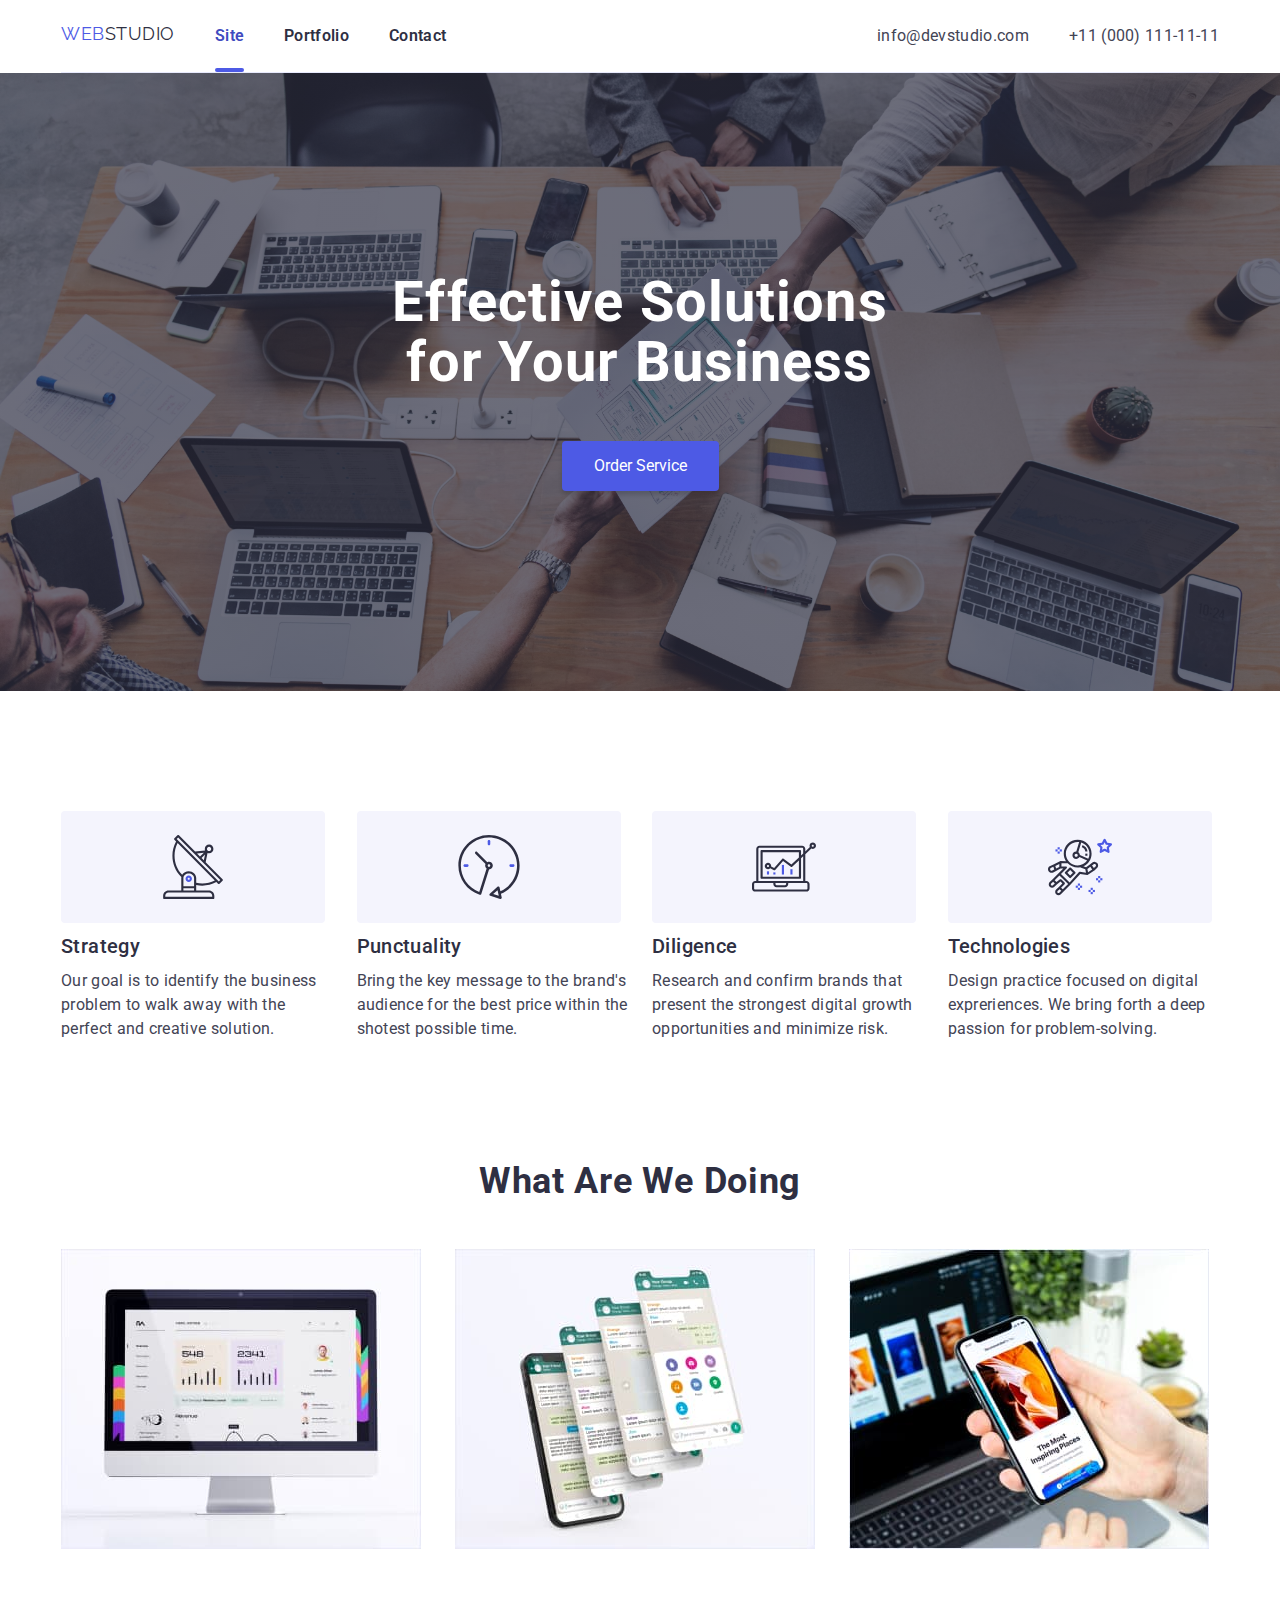
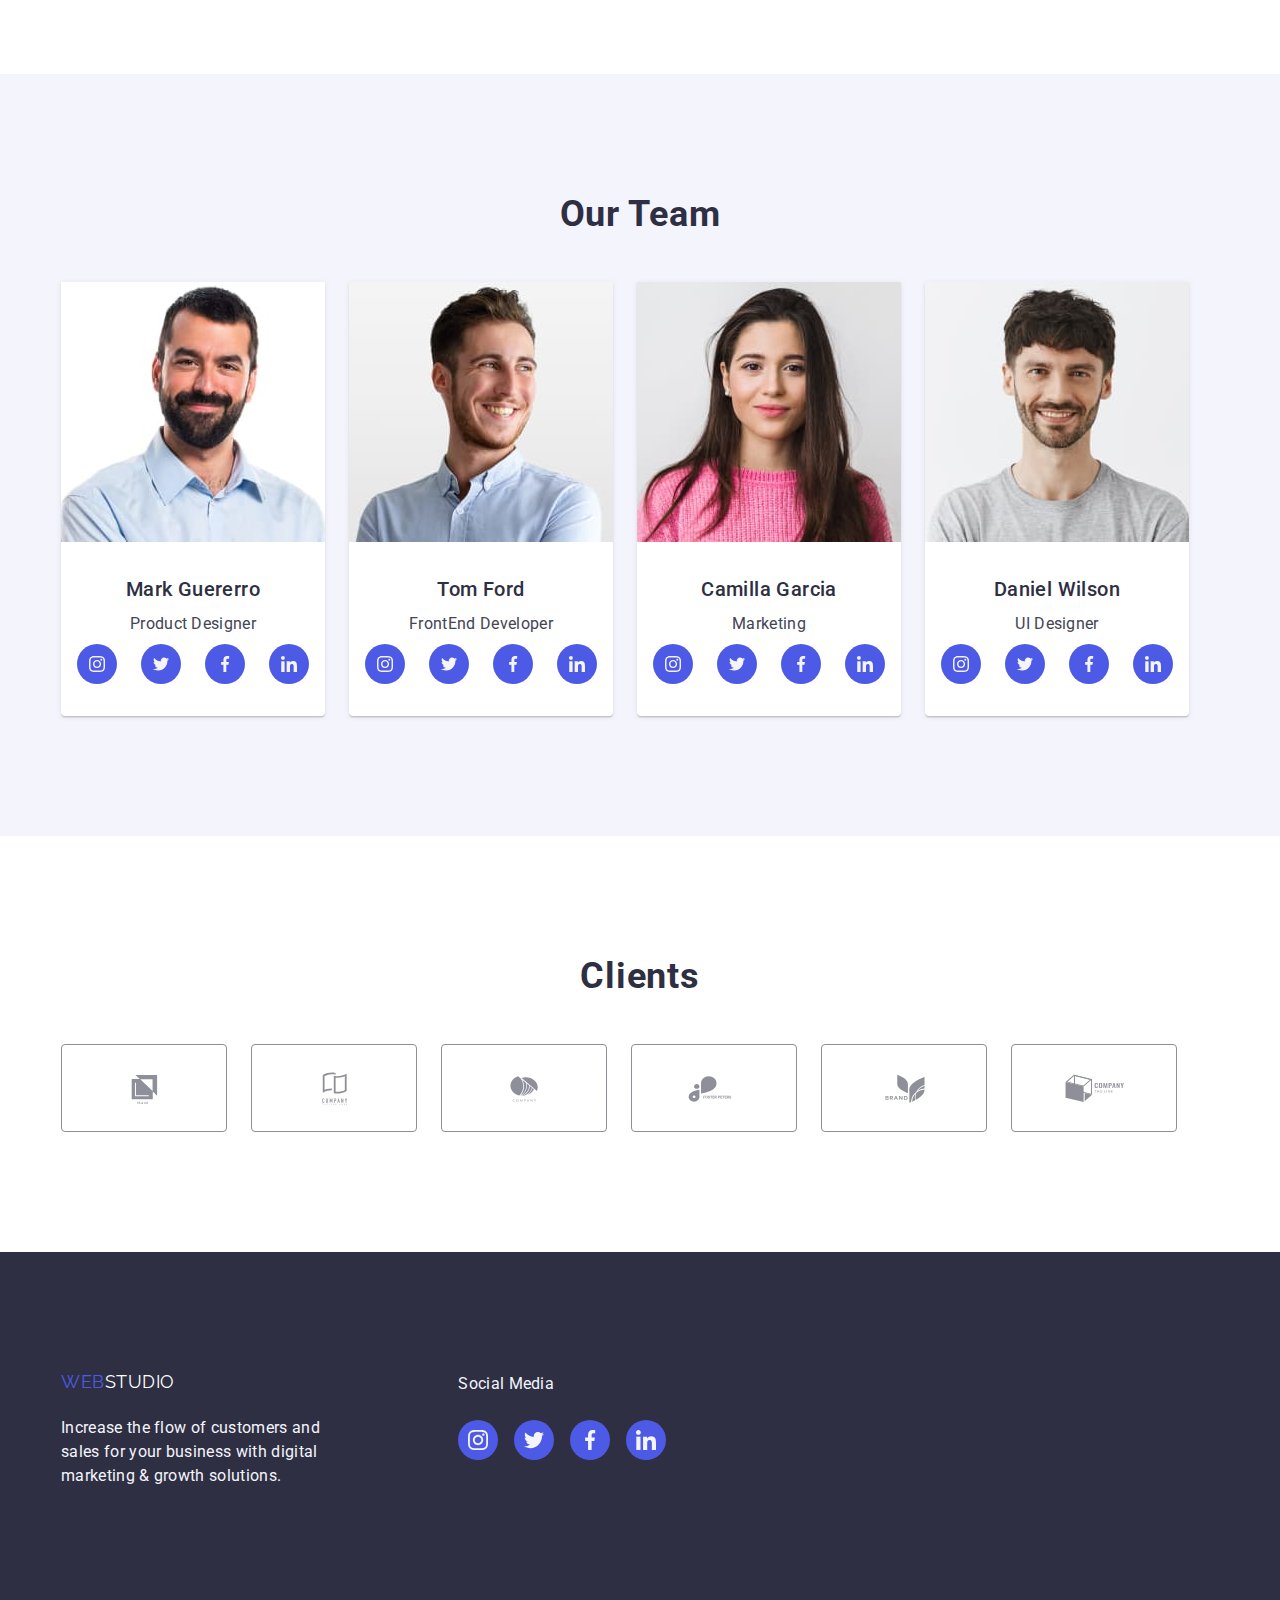
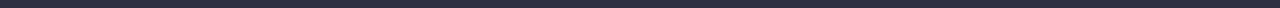
<file: index.html>
<!DOCTYPE html>
<html lang="en">
  <head>
    <!-- metadata-->
    <meta charset="UTF-8" />
    <meta http-equiv="X-UA-Compatible" content="IE=edge" />
    <meta name="viewport" content="width=device-width, initial-scale=1.0" />
    <!-- google fonts -->
    <link rel="preconnect" href="https://fonts.googleapis.com" />
    <link rel="preconnect" href="https://fonts.gstatic.com" crossorigin />
    <link
      href="https://fonts.googleapis.com/css2?family=Raleway:wght@800&family=Roboto:wght@400;500;700;900&display=swap"
      rel="stylesheet"
    />
    <!-- css normalizer-->
    <link rel="stylesheet" href="./css/modern-normalize.css" />
    <!-- styles -->
    <link rel="stylesheet" href="./css/styles.css" />
    <!-- webpage title-->
    <title>WEBSTUDIO</title>
  </head>
  <body>
    <!-- SVG Section -->
    <svg
      aria-hidden="true"
      style="position: absolute; width: 0; height: 0; overflow: hidden"
      version="1.1"
      xmlns="http://www.w3.org/2000/svg"
      xmlns:xlink="http://www.w3.org/1999/xlink"
    >
      <defs>
        <symbol id="icon-Client-1a" viewBox="0 0 61 32">
          <path
            fill="#8e8f99"
            style="fill: var(--color1, #8e8f99)"
            d="M25.455 8.364l2.548 2.428-4.73-0.003v11.779h12.364v-4.504l2.545 2.425v-12.125h-12.727zM35.525 17.779l-7.225-6.884h7.225v6.884zM33.281 20.845h-8.052v-7.922h0.569v7.386h7.483v0.536zM26.835 24.75l-0.3-0.617h-0.248l0.435 0.817v0.476h0.225v-0.476l0.435-0.817h-0.247l-0.3 0.617zM27.941 24.132h0.053l0.488 1.293h-0.234l-0.105-0.303h-0.5l-0.104 0.303h-0.233l0.486-1.293h0.149zM27.704 24.946h0.378l-0.189-0.548-0.189 0.548zM29.266 24.732c-0.010-0.012-0.019-0.024-0.028-0.036-0.033-0.044-0.059-0.086-0.077-0.127s-0.028-0.084-0.028-0.128c0-0.067 0.014-0.125 0.042-0.174s0.067-0.086 0.118-0.112c0.051-0.027 0.11-0.040 0.178-0.040 0.066 0 0.122 0.013 0.17 0.040s0.085 0.061 0.11 0.104c0.026 0.043 0.039 0.091 0.039 0.142 0 0.041-0.007 0.078-0.022 0.112s-0.035 0.064-0.061 0.092c-0.026 0.028-0.056 0.054-0.091 0.079l-0.090 0.065 0.256 0.302c0.008-0.017 0.016-0.034 0.023-0.052 0.022-0.057 0.033-0.12 0.033-0.189h0.185c0 0.063-0.006 0.122-0.019 0.178s-0.031 0.108-0.058 0.156c-0.011 0.020-0.023 0.039-0.037 0.057l0.189 0.224h-0.248l-0.075-0.088c-0.041 0.031-0.085 0.055-0.133 0.072-0.063 0.022-0.13 0.034-0.201 0.034-0.086 0-0.16-0.016-0.223-0.047s-0.111-0.075-0.146-0.13c-0.034-0.055-0.051-0.118-0.051-0.189 0-0.053 0.011-0.099 0.033-0.139s0.052-0.078 0.090-0.112c0.035-0.032 0.075-0.063 0.12-0.095zM29.372 24.861l-0.027 0.019c-0.031 0.025-0.055 0.050-0.070 0.074s-0.025 0.044-0.029 0.064-0.007 0.037-0.007 0.052c0 0.038 0.008 0.072 0.024 0.103s0.041 0.055 0.072 0.074c0.032 0.018 0.071 0.027 0.116 0.027 0.049 0 0.097-0.011 0.143-0.033 0.023-0.011 0.045-0.025 0.066-0.041l-0.288-0.338zM29.423 24.625l0.079-0.053c0.037-0.025 0.064-0.049 0.080-0.073s0.024-0.054 0.024-0.091c0-0.031-0.012-0.059-0.036-0.085s-0.057-0.039-0.1-0.039c-0.030 0-0.056 0.007-0.076 0.021s-0.036 0.032-0.047 0.055c-0.010 0.022-0.015 0.048-0.015 0.075s0.007 0.054 0.020 0.083 0.032 0.057 0.056 0.088c0.005 0.006 0.010 0.012 0.015 0.019zM31.685 25.004h-0.222c-0.006 0.056-0.020 0.104-0.041 0.143s-0.050 0.068-0.090 0.088c-0.039 0.020-0.090 0.030-0.154 0.030-0.052 0-0.097-0.010-0.134-0.031s-0.068-0.050-0.092-0.088c-0.024-0.038-0.041-0.083-0.053-0.136s-0.017-0.112-0.017-0.178v-0.109c0-0.069 0.006-0.13 0.019-0.183s0.032-0.099 0.058-0.136 0.057-0.064 0.095-0.083c0.038-0.019 0.082-0.028 0.133-0.028 0.062 0 0.112 0.011 0.151 0.032s0.067 0.051 0.087 0.091c0.020 0.040 0.033 0.087 0.039 0.143h0.222c-0.009-0.086-0.033-0.163-0.073-0.23s-0.094-0.119-0.165-0.157c-0.071-0.038-0.158-0.057-0.261-0.057-0.081 0-0.154 0.014-0.219 0.043s-0.12 0.070-0.166 0.123c-0.046 0.053-0.082 0.117-0.107 0.193s-0.036 0.159-0.036 0.252v0.107c0 0.093 0.012 0.177 0.036 0.252s0.059 0.139 0.105 0.193c0.046 0.053 0.1 0.093 0.164 0.122s0.136 0.043 0.216 0.043c0.104 0 0.193-0.019 0.265-0.057s0.129-0.090 0.17-0.155c0.040-0.066 0.064-0.142 0.071-0.226zM32.918 24.814v-0.071c0-0.098-0.013-0.185-0.039-0.262s-0.062-0.144-0.109-0.198c-0.047-0.055-0.104-0.097-0.17-0.125s-0.139-0.044-0.218-0.044c-0.079 0-0.152 0.015-0.218 0.044s-0.122 0.070-0.17 0.125c-0.047 0.054-0.084 0.12-0.11 0.198s-0.039 0.164-0.039 0.262v0.071c0 0.098 0.013 0.185 0.039 0.263s0.064 0.144 0.112 0.198c0.048 0.054 0.104 0.096 0.17 0.125s0.138 0.043 0.218 0.043c0.080 0 0.153-0.014 0.218-0.043s0.122-0.071 0.169-0.125c0.047-0.054 0.084-0.12 0.109-0.198s0.038-0.165 0.038-0.263zM32.695 24.741v0.073c0 0.072-0.007 0.136-0.021 0.192s-0.034 0.103-0.060 0.141c-0.027 0.038-0.059 0.067-0.098 0.086s-0.083 0.028-0.132 0.028c-0.049 0-0.093-0.009-0.131-0.028s-0.072-0.048-0.099-0.086c-0.027-0.038-0.048-0.086-0.062-0.141s-0.021-0.12-0.021-0.192v-0.073c0-0.072 0.007-0.136 0.021-0.191s0.035-0.102 0.061-0.139c0.027-0.038 0.060-0.066 0.099-0.085s0.082-0.029 0.131-0.029 0.093 0.010 0.132 0.029c0.039 0.019 0.072 0.047 0.099 0.085s0.048 0.084 0.061 0.139c0.014 0.055 0.021 0.119 0.021 0.191z"
          ></path>
        </symbol>
        <symbol id="icon-Client-1b" viewBox="0 0 32 32">
          <path
            fill="#404bbf"
            style="fill: var(--color2, #404bbf)"
            d="M11.692 9.538l2.156 2.054-4.002-0.002v9.967h10.462v-3.811l2.154 2.052v-10.26h-10.769zM20.213 17.505l-6.114-5.825h6.114v5.825zM18.315 20.099h-6.813v-6.703h0.482v6.249h6.332v0.454zM12.86 23.403l-0.254-0.522h-0.21l0.368 0.691v0.403h0.19v-0.403l0.368-0.691h-0.209l-0.254 0.522zM13.796 22.881h0.045l0.413 1.094h-0.198l-0.088-0.256h-0.423l-0.088 0.256h-0.198l0.412-1.094h0.126zM13.596 23.569h0.32l-0.16-0.464-0.16 0.464zM14.918 23.388c-0.008-0.011-0.016-0.021-0.024-0.031-0.028-0.037-0.050-0.073-0.065-0.107s-0.023-0.071-0.023-0.108c0-0.057 0.012-0.106 0.035-0.147s0.057-0.073 0.1-0.095c0.043-0.023 0.093-0.034 0.151-0.034 0.056 0 0.103 0.011 0.143 0.034s0.072 0.051 0.093 0.088c0.022 0.037 0.033 0.077 0.033 0.12 0 0.035-0.006 0.066-0.019 0.095s-0.030 0.055-0.052 0.078c-0.022 0.024-0.048 0.046-0.077 0.067l-0.076 0.055 0.217 0.256c0.007-0.014 0.014-0.029 0.019-0.044 0.019-0.048 0.028-0.101 0.028-0.16h0.156c0 0.053-0.005 0.103-0.016 0.151s-0.026 0.092-0.049 0.132c-0.009 0.017-0.019 0.033-0.031 0.048l0.16 0.189h-0.21l-0.064-0.075c-0.034 0.026-0.072 0.047-0.112 0.061-0.053 0.019-0.11 0.029-0.17 0.029-0.073 0-0.135-0.013-0.189-0.040s-0.094-0.063-0.123-0.11c-0.029-0.047-0.043-0.1-0.043-0.16 0-0.045 0.009-0.084 0.028-0.117s0.044-0.066 0.076-0.095c0.030-0.027 0.063-0.054 0.101-0.081zM15.007 23.498l-0.023 0.016c-0.027 0.022-0.046 0.042-0.059 0.062s-0.021 0.038-0.025 0.054-0.006 0.031-0.006 0.044c0 0.032 0.007 0.061 0.020 0.087s0.034 0.047 0.061 0.062c0.027 0.015 0.060 0.023 0.098 0.023 0.042 0 0.082-0.009 0.121-0.028 0.020-0.010 0.038-0.021 0.056-0.034l-0.243-0.286zM15.051 23.298l0.067-0.045c0.032-0.021 0.054-0.042 0.068-0.062s0.020-0.046 0.020-0.077c0-0.026-0.010-0.050-0.030-0.072s-0.048-0.033-0.085-0.033c-0.026 0-0.047 0.006-0.065 0.018s-0.031 0.027-0.040 0.047c-0.009 0.019-0.013 0.040-0.013 0.064 0 0.023 0.006 0.046 0.017 0.070s0.027 0.048 0.047 0.074c0.004 0.005 0.008 0.011 0.013 0.016zM16.964 23.619h-0.188c-0.006 0.048-0.017 0.088-0.035 0.121s-0.042 0.057-0.076 0.074c-0.033 0.017-0.076 0.026-0.13 0.026-0.044 0-0.082-0.009-0.113-0.026s-0.058-0.042-0.078-0.074c-0.020-0.032-0.035-0.070-0.045-0.115s-0.014-0.095-0.014-0.15v-0.092c0-0.058 0.005-0.11 0.016-0.155s0.027-0.084 0.049-0.115 0.048-0.055 0.080-0.071c0.032-0.016 0.070-0.024 0.113-0.024 0.053 0 0.095 0.009 0.128 0.027s0.057 0.043 0.074 0.077c0.017 0.034 0.028 0.074 0.033 0.121h0.188c-0.008-0.073-0.028-0.138-0.062-0.195s-0.080-0.101-0.14-0.133-0.134-0.048-0.221-0.048c-0.069 0-0.13 0.012-0.186 0.036s-0.101 0.059-0.14 0.104c-0.039 0.045-0.069 0.099-0.090 0.163s-0.031 0.135-0.031 0.213v0.091c0 0.079 0.010 0.15 0.030 0.213s0.050 0.118 0.089 0.163c0.039 0.045 0.085 0.079 0.139 0.104s0.115 0.036 0.183 0.036c0.088 0 0.163-0.016 0.225-0.048s0.109-0.076 0.143-0.131c0.034-0.056 0.054-0.12 0.060-0.192zM18.008 23.458v-0.060c0-0.083-0.011-0.157-0.033-0.222s-0.052-0.121-0.092-0.168c-0.040-0.047-0.088-0.082-0.143-0.106s-0.117-0.037-0.185-0.037c-0.067 0-0.128 0.012-0.184 0.037s-0.103 0.059-0.143 0.106c-0.040 0.046-0.071 0.102-0.093 0.168s-0.033 0.139-0.033 0.222v0.060c0 0.083 0.011 0.157 0.033 0.222s0.054 0.121 0.095 0.168 0.088 0.081 0.143 0.106c0.056 0.024 0.117 0.036 0.184 0.036s0.129-0.012 0.185-0.036c0.056-0.025 0.103-0.060 0.143-0.106s0.071-0.102 0.092-0.168 0.032-0.14 0.032-0.222zM17.819 23.397v0.062c0 0.061-0.006 0.115-0.018 0.162s-0.029 0.087-0.051 0.119c-0.023 0.032-0.050 0.056-0.083 0.073s-0.070 0.024-0.112 0.024c-0.042 0-0.079-0.008-0.111-0.024s-0.061-0.041-0.084-0.073c-0.023-0.033-0.041-0.072-0.053-0.119s-0.018-0.101-0.018-0.162v-0.062c0-0.061 0.006-0.115 0.018-0.162s0.029-0.086 0.052-0.118c0.023-0.032 0.051-0.056 0.083-0.072s0.070-0.025 0.111-0.025 0.079 0.008 0.112 0.025c0.033 0.016 0.061 0.040 0.083 0.072s0.040 0.071 0.052 0.118c0.012 0.047 0.018 0.1 0.018 0.162z"
          ></path>
        </symbol>
        <symbol id="icon-Client-2a" viewBox="0 0 61 32">
          <path
            fill="#8e8f99"
            style="fill: var(--color1, #8e8f99)"
            d="M29.86 7.976h-0.050c-0.076-0.005-0.153-0.006-0.229-0.008v0h-0.166c-0.144 0-0.292 0.004-0.438 0.011-0.011-0.001-0.022-0.001-0.033 0-1.325 0.075-2.624 0.406-3.824 0.976l-0.157 0.076v8.051l0.368-0.125c0.323-0.111 0.667-0.211 1.023-0.303 0.962-0.247 1.951-0.378 2.944-0.391v1.058c-0.132 0.001-0.259 0.005-0.387 0.011h-0.030c-0.764 0.042-1.523 0.158-2.265 0.348-0.94 0.235-1.846 0.588-2.698 1.051v-10.326c0.885-0.516 1.838-0.904 2.831-1.151 0.872-0.225 1.768-0.341 2.668-0.344h0.155c0.186 0.005 0.367 0.013 0.537 0.026 0.448 0.032 0.893 0.102 1.329 0.212v1.041c-0.424-0.099-0.854-0.164-1.288-0.194-0.009-0.001-0.018-0.002-0.026-0.002-0.090-0.008-0.18-0.015-0.263-0.015zM31.692 9.040c0.231 0.018 0.47 0.026 0.712 0.026 0.946-0.003 1.888-0.124 2.805-0.36 0.939-0.236 1.846-0.59 2.697-1.052v10.142c-0.885 0.516-1.838 0.903-2.831 1.151-0.872 0.224-1.768 0.339-2.668 0.343-0.682 0.006-1.362-0.075-2.024-0.239v-10.208c0.156 0.036 0.317 0.069 0.481 0.097 0.269 0.045 0.552 0.079 0.828 0.099zM36.853 9.119l-0.368 0.124c-0.338 0.114-0.68 0.215-1.023 0.306-0.999 0.257-2.026 0.388-3.057 0.392-0.24 0-0.461-0.006-0.674-0.020l-0.293-0.019v8.283l0.252 0.022c0.234 0.020 0.475 0.030 0.718 0.030 0.812-0.003 1.621-0.108 2.407-0.312 0.648-0.162 1.278-0.389 1.881-0.676l0.157-0.076v-8.054z"
          ></path>
          <path
            fill="#8e8f99"
            style="fill: var(--color1, #8e8f99)"
            d="M24.632 22.259c-0.053-0.055-0.117-0.098-0.187-0.126s-0.146-0.042-0.222-0.039c-0.081-0.001-0.161 0.014-0.236 0.044-0.069 0.027-0.131 0.069-0.184 0.121s-0.092 0.116-0.119 0.185c-0.029 0.073-0.043 0.15-0.042 0.228v1.38c-0.003 0.097 0.015 0.194 0.054 0.283 0.033 0.071 0.080 0.134 0.138 0.185 0.055 0.046 0.12 0.080 0.19 0.098 0.067 0.019 0.136 0.028 0.206 0.029 0.077 0.001 0.153-0.016 0.223-0.048 0.069-0.030 0.131-0.074 0.184-0.128 0.051-0.054 0.092-0.116 0.12-0.185 0.029-0.070 0.044-0.144 0.044-0.22v-0.154h-0.361v0.123c0.001 0.042-0.006 0.084-0.021 0.123-0.012 0.029-0.030 0.056-0.052 0.078-0.022 0.018-0.048 0.032-0.075 0.040-0.024 0.008-0.050 0.012-0.075 0.013-0.032 0.004-0.065-0.001-0.095-0.014s-0.055-0.034-0.075-0.060c-0.034-0.055-0.051-0.12-0.048-0.185v-1.286c-0.002-0.071 0.013-0.142 0.044-0.206 0.019-0.029 0.045-0.052 0.076-0.067s0.066-0.020 0.1-0.016c0.031-0.001 0.062 0.005 0.090 0.019s0.052 0.034 0.071 0.059c0.040 0.053 0.061 0.118 0.060 0.185v0.119h0.357v-0.141c0.001-0.083-0.014-0.164-0.044-0.241-0.027-0.072-0.068-0.138-0.12-0.194z"
          ></path>
          <path
            fill="#8e8f99"
            style="fill: var(--color1, #8e8f99)"
            d="M26.774 22.243c-0.115-0.097-0.26-0.151-0.41-0.152-0.073 0-0.146 0.013-0.215 0.039-0.070 0.025-0.135 0.063-0.19 0.113-0.060 0.054-0.107 0.12-0.14 0.193-0.036 0.084-0.054 0.175-0.052 0.267v1.323c-0.002 0.093 0.015 0.186 0.052 0.271 0.033 0.071 0.080 0.134 0.14 0.185 0.055 0.051 0.12 0.091 0.19 0.117 0.069 0.025 0.142 0.038 0.215 0.039s0.146-0.013 0.215-0.039c0.072-0.026 0.138-0.066 0.195-0.117s0.104-0.115 0.136-0.185c0.037-0.085 0.055-0.178 0.052-0.271v-1.323c0.002-0.092-0.016-0.183-0.052-0.267-0.032-0.073-0.078-0.139-0.136-0.193zM26.606 24.027c0.003 0.035-0.002 0.071-0.014 0.104s-0.032 0.063-0.058 0.088c-0.048 0.040-0.108 0.062-0.17 0.062s-0.122-0.022-0.17-0.062c-0.025-0.024-0.045-0.054-0.058-0.088s-0.017-0.069-0.014-0.104v-1.323c-0.003-0.035 0.002-0.071 0.014-0.104s0.032-0.063 0.058-0.088c0.048-0.040 0.108-0.062 0.17-0.062s0.122 0.022 0.17 0.062c0.025 0.024 0.045 0.054 0.058 0.088s0.017 0.069 0.014 0.104v1.323z"
          ></path>
          <path
            fill="#8e8f99"
            style="fill: var(--color1, #8e8f99)"
            d="M29.588 24.618v-2.505h-0.347l-0.455 1.326h-0.006l-0.459-1.326h-0.343v2.505h0.358v-1.524h0.006l0.35 1.077h0.178l0.353-1.077h0.006v1.524h0.358z"
          ></path>
          <path
            fill="#8e8f99"
            style="fill: var(--color1, #8e8f99)"
            d="M31.621 22.289c-0.055-0.062-0.125-0.109-0.202-0.137-0.084-0.027-0.171-0.040-0.259-0.039h-0.532v2.505h0.357v-0.978h0.184c0.111 0.005 0.222-0.018 0.322-0.068 0.081-0.045 0.149-0.111 0.196-0.191 0.041-0.067 0.069-0.141 0.082-0.218 0.014-0.094 0.020-0.19 0.019-0.285 0.003-0.12-0.008-0.241-0.035-0.358-0.024-0.087-0.069-0.166-0.132-0.23zM31.437 23.052c-0.002 0.045-0.013 0.090-0.033 0.13-0.020 0.038-0.053 0.069-0.092 0.088-0.053 0.024-0.111 0.034-0.168 0.031h-0.163v-0.852h0.184c0.055-0.003 0.111 0.008 0.161 0.031 0.037 0.021 0.066 0.054 0.084 0.092 0.020 0.044 0.030 0.091 0.031 0.14 0 0.053 0 0.108 0 0.166s0.004 0.118 0 0.172h-0.004z"
          ></path>
          <path
            fill="#8e8f99"
            style="fill: var(--color1, #8e8f99)"
            d="M33.312 22.113h-0.293l-0.552 2.505h0.357l0.105-0.538h0.487l0.105 0.538h0.357l-0.566-2.505zM32.983 23.739l0.176-0.908h0.006l0.175 0.908h-0.357z"
          ></path>
          <path
            fill="#8e8f99"
            style="fill: var(--color1, #8e8f99)"
            d="M35.618 23.622h-0.006l-0.539-1.509h-0.343v2.505h0.357v-1.506h0.007l0.545 1.506h0.336v-2.505h-0.357v1.509z"
          ></path>
          <path
            fill="#8e8f99"
            style="fill: var(--color1, #8e8f99)"
            d="M37.799 22.113l-0.287 0.996h-0.007l-0.287-0.996h-0.378l0.49 1.446v1.059h0.357v-1.059l0.49-1.446h-0.378z"
          ></path>
          <path
            fill="#8e8f99"
            style="fill: var(--color1, #8e8f99)"
            d="M23.636 25.325h0.172v0.483h0.117v-0.483h0.171v-0.099h-0.46v0.099z"
          ></path>
          <path
            fill="#8e8f99"
            style="fill: var(--color1, #8e8f99)"
            d="M25.082 25.226l-0.225 0.582h0.124l0.048-0.132h0.232l0.050 0.132h0.127l-0.231-0.582h-0.124zM25.064 25.578l0.079-0.215 0.079 0.215h-0.158z"
          ></path>
          <path
            fill="#8e8f99"
            style="fill: var(--color1, #8e8f99)"
            d="M26.512 25.593h0.134v0.075c-0.039 0.031-0.088 0.049-0.138 0.049-0.023 0.001-0.047-0.003-0.068-0.013s-0.040-0.024-0.055-0.043c-0.031-0.044-0.046-0.098-0.043-0.152 0-0.129 0.056-0.194 0.167-0.194 0.029-0.003 0.059 0.005 0.083 0.022s0.041 0.042 0.049 0.071l0.115-0.022c-0.025-0.114-0.107-0.171-0.247-0.171-0.075-0.002-0.148 0.025-0.203 0.075-0.029 0.029-0.052 0.064-0.066 0.103s-0.020 0.080-0.017 0.121c-0.003 0.080 0.023 0.158 0.075 0.218 0.028 0.029 0.063 0.052 0.101 0.067s0.079 0.021 0.12 0.018c0.091 0.003 0.179-0.031 0.247-0.092v-0.229h-0.252v0.098z"
          ></path>
          <path
            fill="#8e8f99"
            style="fill: var(--color1, #8e8f99)"
            d="M27.972 25.226h-0.118v0.582h0.407v-0.099h-0.29v-0.483z"
          ></path>
          <path
            fill="#8e8f99"
            style="fill: var(--color1, #8e8f99)"
            d="M29.206 25.226h-0.118v0.582h0.118v-0.582z"
          ></path>
          <path
            fill="#8e8f99"
            style="fill: var(--color1, #8e8f99)"
            d="M30.413 25.615l-0.238-0.388h-0.114v0.582h0.109v-0.38l0.234 0.38h0.117v-0.582h-0.108v0.388z"
          ></path>
          <path
            fill="#8e8f99"
            style="fill: var(--color1, #8e8f99)"
            d="M31.504 25.552h0.29v-0.099h-0.29v-0.128h0.312v-0.099h-0.43v0.582h0.442v-0.099h-0.324v-0.157z"
          ></path>
          <path
            fill="#8e8f99"
            style="fill: var(--color1, #8e8f99)"
            d="M34.15 25.456h-0.229v-0.229h-0.117v0.582h0.117v-0.254h0.229v0.254h0.117v-0.582h-0.117v0.229z"
          ></path>
          <path
            fill="#8e8f99"
            style="fill: var(--color1, #8e8f99)"
            d="M35.247 25.552h0.291v-0.099h-0.291v-0.128h0.313v-0.099h-0.43v0.582h0.441v-0.099h-0.324v-0.157z"
          ></path>
          <path
            fill="#8e8f99"
            style="fill: var(--color1, #8e8f99)"
            d="M36.736 25.552c0.101-0.016 0.153-0.069 0.153-0.162 0.003-0.025-0.001-0.050-0.011-0.073s-0.026-0.042-0.046-0.057c-0.053-0.026-0.111-0.038-0.17-0.034h-0.247v0.582h0.117v-0.243h0.023c0.025-0.002 0.050 0.003 0.073 0.013 0.017 0.011 0.031 0.025 0.041 0.043l0.127 0.185h0.14l-0.071-0.114c-0.031-0.056-0.075-0.104-0.129-0.14zM36.618 25.471h-0.086v-0.146h0.092c0.040-0.003 0.080 0.001 0.119 0.014 0.008 0.008 0.015 0.017 0.020 0.027s0.007 0.022 0.006 0.033c0 0.011-0.004 0.022-0.009 0.032s-0.013 0.019-0.022 0.025c-0.039 0.012-0.079 0.016-0.119 0.014z"
          ></path>
          <path
            fill="#8e8f99"
            style="fill: var(--color1, #8e8f99)"
            d="M37.858 25.552h0.289v-0.099h-0.289v-0.128h0.313v-0.099h-0.431v0.582h0.441v-0.099h-0.324v-0.157z"
          ></path>
        </symbol>
        <symbol id="icon-Client-2b" viewBox="0 0 32 32">
          <path
            fill="#404bbf"
            style="fill: var(--color2, #404bbf)"
            d="M15.42 9.211h-0.042c-0.065-0.004-0.129-0.005-0.194-0.007v0h-0.14c-0.122 0-0.247 0.003-0.371 0.009-0.009-0.001-0.019-0.001-0.028 0-1.121 0.064-2.22 0.344-3.236 0.825l-0.133 0.064v6.813l0.311-0.106c0.273-0.094 0.564-0.178 0.866-0.257 0.814-0.209 1.65-0.32 2.491-0.331v0.895c-0.111 0.001-0.22 0.004-0.328 0.009h-0.026c-0.647 0.035-1.289 0.134-1.916 0.294-0.795 0.199-1.562 0.498-2.283 0.89v-8.737c0.749-0.437 1.555-0.765 2.395-0.974 0.738-0.19 1.496-0.288 2.257-0.291h0.132c0.157 0.004 0.311 0.011 0.455 0.022 0.379 0.027 0.756 0.087 1.125 0.179v0.881c-0.358-0.084-0.723-0.138-1.090-0.164-0.007-0.001-0.015-0.001-0.022-0.002-0.076-0.006-0.152-0.013-0.223-0.013zM16.97 10.111c0.195 0.015 0.398 0.022 0.602 0.022 0.801-0.003 1.598-0.105 2.373-0.304 0.795-0.2 1.561-0.499 2.282-0.89v8.582c-0.749 0.436-1.556 0.764-2.396 0.974-0.738 0.19-1.496 0.287-2.257 0.29-0.577 0.005-1.152-0.063-1.712-0.202v-8.637c0.132 0.030 0.269 0.059 0.407 0.082 0.227 0.038 0.467 0.066 0.701 0.084zM21.338 10.178l-0.311 0.105c-0.286 0.096-0.575 0.182-0.866 0.259-0.845 0.217-1.714 0.329-2.587 0.332-0.203 0-0.39-0.005-0.571-0.017l-0.248-0.016v7.008l0.213 0.019c0.198 0.017 0.402 0.026 0.607 0.026 0.687-0.003 1.371-0.091 2.037-0.264 0.548-0.137 1.081-0.329 1.592-0.572l0.133-0.064v-6.815z"
          ></path>
          <path
            fill="#404bbf"
            style="fill: var(--color2, #404bbf)"
            d="M10.996 21.296c-0.045-0.046-0.099-0.083-0.158-0.107s-0.124-0.035-0.188-0.033c-0.069-0.001-0.136 0.012-0.2 0.038-0.058 0.023-0.111 0.058-0.156 0.102s-0.078 0.098-0.1 0.157c-0.024 0.061-0.037 0.127-0.036 0.193v1.167c-0.003 0.082 0.013 0.164 0.046 0.239 0.028 0.060 0.067 0.113 0.117 0.157 0.047 0.039 0.101 0.068 0.16 0.083 0.057 0.016 0.115 0.024 0.174 0.024 0.065 0.001 0.129-0.013 0.188-0.041 0.058-0.026 0.111-0.062 0.156-0.108 0.043-0.045 0.078-0.098 0.102-0.157s0.038-0.122 0.037-0.186v-0.131h-0.305v0.104c0.001 0.036-0.005 0.071-0.018 0.104-0.010 0.025-0.025 0.047-0.044 0.066-0.019 0.015-0.041 0.027-0.064 0.034-0.021 0.007-0.042 0.011-0.064 0.011-0.027 0.003-0.055-0.001-0.080-0.012s-0.047-0.028-0.063-0.051c-0.029-0.047-0.043-0.101-0.040-0.157v-1.088c-0.002-0.060 0.011-0.12 0.037-0.174 0.016-0.025 0.038-0.044 0.065-0.057s0.056-0.017 0.085-0.014c0.026-0.001 0.052 0.005 0.076 0.016s0.044 0.029 0.060 0.050c0.034 0.045 0.052 0.1 0.051 0.157v0.101h0.302v-0.119c0.001-0.070-0.012-0.139-0.037-0.204-0.023-0.061-0.057-0.117-0.102-0.164z"
          ></path>
          <path
            fill="#404bbf"
            style="fill: var(--color2, #404bbf)"
            d="M12.809 21.283c-0.097-0.082-0.22-0.128-0.347-0.128-0.062 0-0.124 0.011-0.182 0.033s-0.114 0.054-0.161 0.095c-0.051 0.045-0.091 0.101-0.118 0.164-0.031 0.071-0.046 0.148-0.044 0.226v1.12c-0.002 0.079 0.013 0.157 0.044 0.229 0.028 0.060 0.068 0.114 0.118 0.156 0.047 0.043 0.101 0.077 0.161 0.099 0.058 0.021 0.12 0.033 0.182 0.033s0.124-0.011 0.182-0.033c0.061-0.022 0.117-0.056 0.165-0.099s0.088-0.097 0.115-0.156c0.031-0.072 0.046-0.151 0.044-0.229v-1.12c0.002-0.078-0.014-0.155-0.044-0.226-0.027-0.062-0.066-0.117-0.115-0.164zM12.666 22.792c0.003 0.030-0.002 0.060-0.012 0.088s-0.027 0.053-0.049 0.074c-0.040 0.034-0.091 0.052-0.144 0.052s-0.103-0.019-0.144-0.052c-0.022-0.021-0.038-0.046-0.049-0.074s-0.015-0.058-0.012-0.088v-1.12c-0.003-0.030 0.002-0.060 0.012-0.088s0.027-0.053 0.049-0.074c0.040-0.034 0.091-0.052 0.144-0.052s0.103 0.019 0.144 0.052c0.021 0.021 0.038 0.046 0.049 0.074s0.015 0.058 0.012 0.088v1.12z"
          ></path>
          <path
            fill="#404bbf"
            style="fill: var(--color2, #404bbf)"
            d="M15.19 23.292v-2.12h-0.293l-0.385 1.122h-0.005l-0.388-1.122h-0.29v2.12h0.303v-1.289h0.005l0.297 0.912h0.151l0.299-0.912h0.005v1.289h0.303z"
          ></path>
          <path
            fill="#404bbf"
            style="fill: var(--color2, #404bbf)"
            d="M16.91 21.321c-0.047-0.052-0.105-0.092-0.171-0.116-0.071-0.023-0.145-0.034-0.22-0.033h-0.45v2.12h0.302v-0.828h0.156c0.094 0.004 0.188-0.016 0.272-0.058 0.069-0.038 0.126-0.094 0.166-0.162 0.035-0.056 0.058-0.119 0.069-0.185 0.012-0.080 0.017-0.16 0.016-0.241 0.003-0.102-0.007-0.204-0.030-0.303-0.020-0.073-0.058-0.14-0.111-0.195zM16.755 21.967c-0.001 0.038-0.011 0.076-0.028 0.11-0.017 0.033-0.045 0.059-0.078 0.074-0.045 0.020-0.094 0.029-0.142 0.027h-0.138v-0.721h0.156c0.047-0.002 0.094 0.007 0.136 0.027 0.031 0.018 0.056 0.045 0.071 0.078 0.017 0.037 0.026 0.077 0.026 0.118 0 0.045 0 0.092 0 0.141s0.003 0.1 0 0.146h-0.003z"
          ></path>
          <path
            fill="#404bbf"
            style="fill: var(--color2, #404bbf)"
            d="M18.341 21.173h-0.248l-0.467 2.12h0.302l0.089-0.455h0.412l0.089 0.455h0.302l-0.479-2.12zM18.062 22.548l0.149-0.768h0.005l0.148 0.768h-0.302z"
          ></path>
          <path
            fill="#404bbf"
            style="fill: var(--color2, #404bbf)"
            d="M20.292 22.449h-0.005l-0.456-1.277h-0.29v2.12h0.302v-1.275h0.006l0.462 1.275h0.284v-2.12h-0.302v1.277z"
          ></path>
          <path
            fill="#404bbf"
            style="fill: var(--color2, #404bbf)"
            d="M22.138 21.173l-0.243 0.843h-0.006l-0.243-0.843h-0.32l0.415 1.224v0.896h0.302v-0.896l0.415-1.224h-0.32z"
          ></path>
          <path
            fill="#404bbf"
            style="fill: var(--color2, #404bbf)"
            d="M10.154 23.891h0.146v0.408h0.099v-0.408h0.145v-0.084h-0.389v0.084z"
          ></path>
          <path
            fill="#404bbf"
            style="fill: var(--color2, #404bbf)"
            d="M11.377 23.807l-0.191 0.492h0.105l0.040-0.112h0.196l0.042 0.112h0.107l-0.195-0.492h-0.105zM11.362 24.104l0.067-0.182 0.067 0.182h-0.134z"
          ></path>
          <path
            fill="#404bbf"
            style="fill: var(--color2, #404bbf)"
            d="M12.587 24.118h0.114v0.063c-0.033 0.027-0.074 0.041-0.117 0.041-0.020 0.001-0.040-0.003-0.058-0.011s-0.034-0.021-0.046-0.036c-0.026-0.037-0.039-0.083-0.037-0.128 0-0.11 0.047-0.164 0.142-0.164 0.025-0.003 0.050 0.004 0.070 0.018s0.035 0.036 0.041 0.060l0.097-0.019c-0.021-0.096-0.090-0.145-0.209-0.145-0.063-0.002-0.125 0.021-0.172 0.063-0.025 0.024-0.044 0.054-0.056 0.087s-0.017 0.068-0.015 0.103c-0.003 0.067 0.020 0.133 0.063 0.185 0.024 0.025 0.053 0.044 0.086 0.057s0.067 0.018 0.101 0.015c0.077 0.002 0.152-0.026 0.209-0.078v-0.194h-0.213v0.083z"
          ></path>
          <path
            fill="#404bbf"
            style="fill: var(--color2, #404bbf)"
            d="M13.822 23.807h-0.1v0.492h0.345v-0.084h-0.245v-0.408z"
          ></path>
          <path
            fill="#404bbf"
            style="fill: var(--color2, #404bbf)"
            d="M14.867 23.807h-0.1v0.492h0.1v-0.492z"
          ></path>
          <path
            fill="#404bbf"
            style="fill: var(--color2, #404bbf)"
            d="M15.888 24.136l-0.202-0.329h-0.097v0.492h0.093v-0.322l0.198 0.322h0.099v-0.492h-0.091v0.329z"
          ></path>
          <path
            fill="#404bbf"
            style="fill: var(--color2, #404bbf)"
            d="M16.811 24.082h0.245v-0.084h-0.245v-0.108h0.264v-0.084h-0.363v0.492h0.374v-0.084h-0.274v-0.133z"
          ></path>
          <path
            fill="#404bbf"
            style="fill: var(--color2, #404bbf)"
            d="M19.050 24.001h-0.194v-0.194h-0.099v0.492h0.099v-0.215h0.194v0.215h0.099v-0.492h-0.099v0.194z"
          ></path>
          <path
            fill="#404bbf"
            style="fill: var(--color2, #404bbf)"
            d="M19.979 24.082h0.246v-0.084h-0.246v-0.108h0.265v-0.084h-0.363v0.492h0.373v-0.084h-0.274v-0.133z"
          ></path>
          <path
            fill="#404bbf"
            style="fill: var(--color2, #404bbf)"
            d="M21.238 24.082c0.086-0.013 0.129-0.059 0.129-0.137 0.003-0.021-0.001-0.042-0.009-0.061s-0.022-0.036-0.039-0.048c-0.045-0.022-0.094-0.032-0.144-0.029h-0.209v0.492h0.099v-0.206h0.019c0.021-0.001 0.042 0.002 0.061 0.011 0.014 0.009 0.026 0.021 0.035 0.036l0.107 0.157h0.118l-0.060-0.096c-0.026-0.047-0.064-0.088-0.109-0.118zM21.138 24.014h-0.073v-0.124h0.078c0.034-0.003 0.068 0.001 0.1 0.012 0.007 0.006 0.013 0.014 0.017 0.023s0.005 0.018 0.005 0.028c-0 0.010-0.003 0.019-0.008 0.027s-0.011 0.016-0.019 0.021c-0.032 0.010-0.067 0.014-0.1 0.012z"
          ></path>
          <path
            fill="#404bbf"
            style="fill: var(--color2, #404bbf)"
            d="M22.188 24.082h0.245v-0.084h-0.245v-0.108h0.265v-0.084h-0.364v0.492h0.374v-0.084h-0.274v-0.133z"
          ></path>
        </symbol>
        <symbol id="icon-Client-3a" viewBox="0 0 61 32">
          <path
            fill="#8e8f99"
            style="fill: var(--color1, #8e8f99)"
            d="M25.022 23.718c0.006 0 0.012 0.001 0.017 0.003s0.010 0.005 0.014 0.009l0.080 0.076c-0.062 0.061-0.139 0.11-0.226 0.143-0.101 0.036-0.21 0.054-0.32 0.051-0.103 0.002-0.206-0.015-0.301-0.048-0.086-0.031-0.163-0.077-0.227-0.136-0.065-0.061-0.114-0.132-0.147-0.209-0.035-0.086-0.052-0.177-0.051-0.268-0.001-0.092 0.017-0.183 0.055-0.269 0.035-0.078 0.088-0.149 0.156-0.209 0.069-0.059 0.151-0.105 0.241-0.136 0.099-0.033 0.204-0.049 0.31-0.048 0.098-0.002 0.196 0.013 0.288 0.044 0.079 0.029 0.152 0.070 0.216 0.121l-0.067 0.081c-0.005 0.006-0.010 0.011-0.017 0.015-0.008 0.005-0.018 0.007-0.027 0.006s-0.020-0.004-0.029-0.009l-0.036-0.021-0.050-0.027c-0.022-0.010-0.044-0.019-0.067-0.027-0.030-0.009-0.060-0.016-0.091-0.021-0.039-0.006-0.079-0.009-0.119-0.009-0.076-0.001-0.152 0.011-0.223 0.036-0.066 0.023-0.125 0.057-0.175 0.101-0.050 0.047-0.089 0.102-0.113 0.161-0.028 0.068-0.042 0.14-0.041 0.213-0.001 0.074 0.013 0.147 0.041 0.216 0.024 0.059 0.062 0.114 0.111 0.16 0.046 0.044 0.103 0.078 0.167 0.099 0.066 0.023 0.136 0.035 0.207 0.034 0.041 0 0.082-0.002 0.122-0.007 0.066-0.007 0.13-0.027 0.186-0.058 0.028-0.016 0.055-0.034 0.079-0.053 0.010-0.008 0.024-0.013 0.038-0.014z"
          ></path>
          <path
            fill="#8e8f99"
            style="fill: var(--color1, #8e8f99)"
            d="M27.34 23.338c0.001 0.091-0.017 0.181-0.054 0.267-0.033 0.077-0.084 0.148-0.151 0.207s-0.148 0.105-0.237 0.136c-0.197 0.064-0.414 0.064-0.61 0-0.089-0.031-0.169-0.077-0.236-0.136-0.067-0.060-0.119-0.131-0.153-0.209-0.072-0.173-0.072-0.362 0-0.534 0.034-0.078 0.086-0.149 0.153-0.21 0.067-0.057 0.148-0.102 0.236-0.131 0.196-0.065 0.414-0.065 0.61 0 0.089 0.031 0.17 0.077 0.237 0.136 0.066 0.060 0.118 0.13 0.152 0.207 0.037 0.086 0.056 0.177 0.054 0.268zM27.13 23.338c0.002-0.073-0.011-0.145-0.038-0.214-0.023-0.059-0.059-0.114-0.107-0.16-0.047-0.044-0.105-0.079-0.17-0.101-0.143-0.047-0.301-0.047-0.444 0-0.065 0.023-0.123 0.057-0.17 0.101-0.049 0.046-0.086 0.101-0.108 0.16-0.051 0.14-0.051 0.289 0 0.429 0.023 0.059 0.060 0.114 0.108 0.16 0.047 0.044 0.105 0.078 0.17 0.1 0.143 0.046 0.301 0.046 0.444 0 0.065-0.022 0.122-0.057 0.17-0.1 0.048-0.047 0.085-0.101 0.107-0.16 0.027-0.069 0.040-0.142 0.038-0.214z"
          ></path>
          <path
            fill="#8e8f99"
            style="fill: var(--color1, #8e8f99)"
            d="M28.922 23.563l0.021 0.048c0.008-0.017 0.015-0.033 0.023-0.048s0.016-0.032 0.026-0.047l0.513-0.797c0.010-0.014 0.019-0.022 0.029-0.025 0.014-0.004 0.028-0.005 0.042-0.004h0.152v1.296h-0.18v-0.953c0-0.012 0-0.026 0-0.040s-0.001-0.030 0-0.045l-0.516 0.808c-0.007 0.012-0.017 0.022-0.030 0.029s-0.028 0.011-0.044 0.011h-0.029c-0.016 0-0.031-0.004-0.044-0.011s-0.024-0.017-0.030-0.030l-0.531-0.813c0 0.015 0 0.031 0 0.046s0 0.029 0 0.041v0.953h-0.174v-1.293h0.152c0.014-0.001 0.029 0.001 0.042 0.004 0.012 0.005 0.022 0.014 0.028 0.025l0.524 0.798c0.010 0.015 0.019 0.030 0.026 0.046z"
          ></path>
          <path
            fill="#8e8f99"
            style="fill: var(--color1, #8e8f99)"
            d="M30.853 23.499v0.485h-0.201v-1.294h0.448c0.084-0.001 0.169 0.008 0.25 0.028 0.065 0.016 0.125 0.043 0.177 0.081 0.045 0.035 0.079 0.078 0.1 0.127 0.024 0.053 0.035 0.109 0.034 0.166 0.001 0.057-0.012 0.113-0.037 0.166-0.024 0.050-0.061 0.094-0.108 0.13-0.052 0.039-0.112 0.068-0.178 0.086-0.078 0.021-0.16 0.031-0.242 0.030l-0.243-0.003zM30.853 23.36h0.243c0.053 0.001 0.105-0.006 0.156-0.020 0.041-0.012 0.080-0.031 0.112-0.056 0.030-0.024 0.053-0.053 0.068-0.086 0.016-0.035 0.025-0.072 0.024-0.109 0.002-0.036-0.005-0.072-0.020-0.105s-0.040-0.064-0.070-0.088c-0.077-0.051-0.173-0.076-0.27-0.069h-0.243v0.533z"
          ></path>
          <path
            fill="#8e8f99"
            style="fill: var(--color1, #8e8f99)"
            d="M33.551 23.986h-0.159c-0.016 0-0.032-0.004-0.044-0.012s-0.020-0.018-0.026-0.030l-0.136-0.313h-0.686l-0.142 0.313c-0.005 0.011-0.014 0.021-0.025 0.029-0.013 0.009-0.029 0.013-0.045 0.013h-0.159l0.602-1.296h0.209l0.61 1.296zM32.557 23.505h0.566l-0.239-0.527c-0.018-0.040-0.033-0.080-0.045-0.122l-0.023 0.068c-0.007 0.021-0.015 0.039-0.022 0.055l-0.237 0.527z"
          ></path>
          <path
            fill="#8e8f99"
            style="fill: var(--color1, #8e8f99)"
            d="M34.418 22.696c0.012 0.006 0.022 0.014 0.030 0.023l0.878 0.977c0-0.015 0-0.031 0-0.045s0-0.029 0-0.043v-0.918h0.18v1.296h-0.1c-0.014 0-0.028-0.002-0.041-0.008s-0.023-0.014-0.032-0.024l-0.877-0.976c0.001 0.015 0.001 0.030 0 0.045s0 0.027 0 0.039v0.924h-0.18v-1.296h0.106c0.012 0 0.025 0.002 0.036 0.006z"
          ></path>
          <path
            fill="#8e8f99"
            style="fill: var(--color1, #8e8f99)"
            d="M36.985 23.47v0.515h-0.201v-0.515l-0.555-0.78h0.18c0.016-0.001 0.031 0.003 0.043 0.011s0.020 0.018 0.027 0.029l0.347 0.503c0.014 0.021 0.026 0.041 0.036 0.060s0.018 0.037 0.025 0.055l0.026-0.056c0.010-0.020 0.021-0.040 0.034-0.059l0.343-0.507c0.007-0.010 0.016-0.019 0.026-0.027 0.012-0.009 0.028-0.014 0.043-0.013h0.182l-0.556 0.784z"
          ></path>
          <path
            fill="#8e8f99"
            style="fill: var(--color1, #8e8f99)"
            d="M28.823 20.515c0.087 0.009 0.176 0.017 0.265 0.024 1.354-0.518 2.5-1.365 3.294-2.436s1.201-2.318 1.17-3.585l-1.493-1.275c0.303 1.349 0.162 2.744-0.41 4.029s-1.55 2.408-2.826 3.244z"
          ></path>
          <path
            fill="#8e8f99"
            style="fill: var(--color1, #8e8f99)"
            d="M28.29 20.456l0.040 0.007c1.364-0.833 2.403-1.997 2.984-3.341s0.677-2.805 0.276-4.196l-2.126-1.816c0.86 1.493 1.206 3.164 0.998 4.818s-0.961 3.225-2.172 4.528z"
          ></path>
          <path
            fill="#8e8f99"
            style="fill: var(--color1, #8e8f99)"
            d="M35.5 16.015c-0.361 1.393-1.238 2.648-2.501 3.581-0.369 0.274-0.767 0.518-1.188 0.729 1.028-0.258 1.974-0.715 2.763-1.335s1.401-1.386 1.789-2.24l-0.862-0.736z"
          ></path>
          <path
            fill="#8e8f99"
            style="fill: var(--color1, #8e8f99)"
            d="M35.162 15.81l-1.228-1.049c-0.023 1.196-0.421 2.364-1.152 3.384s-1.768 1.854-3.004 2.416h0.006c0.275 0 0.551-0.014 0.824-0.042 1.155-0.403 2.175-1.044 2.97-1.865s1.339-1.799 1.584-2.844z"
          ></path>
          <path
            fill="#8e8f99"
            style="fill: var(--color1, #8e8f99)"
            d="M28.468 10.344l-1.465-1.253c-1.309 0.432-2.435 1.192-3.231 2.18s-1.223 2.158-1.227 3.357v0c0.005 1.325 0.527 2.611 1.483 3.654s2.293 1.784 3.797 2.105c1.343-1.398 2.13-3.126 2.245-4.932s-0.446-3.597-1.604-5.111z"
          ></path>
          <path
            fill="#8e8f99"
            style="fill: var(--color1, #8e8f99)"
            d="M38.545 15.617c-0.005-1.572-0.739-3.079-2.040-4.19s-3.064-1.738-4.904-1.743c-0.85-0.001-1.693 0.133-2.486 0.395l8.967 7.661c0.307-0.677 0.464-1.397 0.464-2.123z"
          ></path>
        </symbol>
        <symbol id="icon-Client-3b" viewBox="0 0 32 32">
          <path
            fill="#404bbf"
            style="fill: var(--color2, #404bbf)"
            d="M11.326 22.53c0.005 0 0.010 0.001 0.014 0.003s0.009 0.004 0.012 0.007l0.068 0.064c-0.053 0.052-0.118 0.093-0.191 0.121-0.086 0.031-0.178 0.046-0.271 0.044-0.087 0.002-0.174-0.012-0.255-0.041-0.073-0.026-0.138-0.065-0.192-0.115-0.055-0.051-0.097-0.112-0.124-0.177-0.030-0.073-0.044-0.15-0.043-0.227-0.001-0.078 0.015-0.155 0.047-0.228 0.030-0.066 0.074-0.126 0.132-0.177s0.127-0.089 0.204-0.115c0.084-0.028 0.173-0.041 0.262-0.041 0.083-0.002 0.166 0.011 0.244 0.037 0.067 0.025 0.129 0.060 0.183 0.102l-0.057 0.068c-0.004 0.005-0.009 0.009-0.014 0.012-0.007 0.004-0.015 0.006-0.023 0.005s-0.017-0.003-0.025-0.007l-0.031-0.018-0.042-0.023c-0.018-0.009-0.037-0.016-0.057-0.023-0.025-0.008-0.051-0.014-0.077-0.018-0.033-0.005-0.067-0.008-0.101-0.007-0.065-0.001-0.129 0.010-0.189 0.030-0.056 0.019-0.106 0.048-0.148 0.086-0.042 0.040-0.075 0.086-0.096 0.136-0.024 0.058-0.036 0.119-0.035 0.18-0.001 0.062 0.011 0.124 0.035 0.183 0.021 0.050 0.053 0.096 0.094 0.136 0.039 0.037 0.087 0.066 0.141 0.084 0.055 0.020 0.115 0.029 0.175 0.029 0.035 0 0.069-0.002 0.104-0.006 0.056-0.006 0.11-0.022 0.157-0.049 0.024-0.013 0.046-0.028 0.067-0.045 0.009-0.007 0.020-0.011 0.032-0.012z"
          ></path>
          <path
            fill="#404bbf"
            style="fill: var(--color2, #404bbf)"
            d="M13.288 22.209c0.001 0.077-0.014 0.154-0.046 0.226-0.028 0.065-0.071 0.125-0.128 0.175s-0.125 0.089-0.201 0.115c-0.166 0.054-0.35 0.054-0.516 0-0.075-0.026-0.143-0.066-0.2-0.115-0.057-0.051-0.101-0.111-0.129-0.177-0.061-0.146-0.061-0.306 0-0.452 0.029-0.066 0.073-0.126 0.129-0.178 0.057-0.048 0.125-0.086 0.2-0.111 0.166-0.055 0.35-0.055 0.516 0 0.075 0.026 0.144 0.065 0.2 0.115s0.1 0.11 0.128 0.175c0.031 0.073 0.047 0.15 0.046 0.227zM13.11 22.209c0.001-0.062-0.010-0.123-0.032-0.181-0.019-0.050-0.050-0.096-0.091-0.136-0.040-0.037-0.089-0.067-0.144-0.086-0.121-0.040-0.255-0.040-0.375 0-0.055 0.019-0.104 0.048-0.144 0.086-0.041 0.039-0.073 0.085-0.092 0.136-0.043 0.118-0.043 0.245 0 0.363 0.019 0.050 0.050 0.096 0.092 0.136 0.040 0.037 0.089 0.066 0.144 0.085 0.121 0.039 0.254 0.039 0.375 0 0.055-0.019 0.104-0.048 0.144-0.085 0.041-0.040 0.072-0.086 0.091-0.136 0.023-0.058 0.034-0.12 0.032-0.181z"
          ></path>
          <path
            fill="#404bbf"
            style="fill: var(--color2, #404bbf)"
            d="M14.627 22.4l0.018 0.041c0.007-0.015 0.013-0.028 0.020-0.041s0.014-0.027 0.022-0.040l0.434-0.674c0.008-0.012 0.016-0.019 0.025-0.021 0.012-0.003 0.024-0.004 0.036-0.004h0.128v1.096h-0.152v-0.806c0-0.010 0-0.022 0-0.034s-0.001-0.025 0-0.038l-0.437 0.684c-0.006 0.010-0.014 0.019-0.026 0.025s-0.024 0.009-0.037 0.009h-0.025c-0.013 0-0.026-0.003-0.037-0.009s-0.020-0.015-0.025-0.025l-0.449-0.688c0 0.013 0 0.026 0 0.039s0 0.025 0 0.035v0.806h-0.147v-1.094h0.128c0.012-0.001 0.024 0.001 0.036 0.004 0.011 0.004 0.019 0.012 0.024 0.021l0.443 0.675c0.009 0.012 0.016 0.026 0.022 0.039z"
          ></path>
          <path
            fill="#404bbf"
            style="fill: var(--color2, #404bbf)"
            d="M16.26 22.345v0.411h-0.17v-1.095h0.379c0.072-0.001 0.143 0.007 0.211 0.024 0.055 0.013 0.106 0.037 0.149 0.068 0.038 0.030 0.067 0.066 0.085 0.107 0.020 0.045 0.030 0.092 0.029 0.14 0.001 0.048-0.010 0.096-0.031 0.14-0.020 0.042-0.052 0.079-0.092 0.11-0.044 0.033-0.095 0.058-0.15 0.073-0.066 0.018-0.135 0.027-0.205 0.025l-0.206-0.003zM16.26 22.228h0.206c0.045 0 0.089-0.005 0.132-0.017 0.035-0.010 0.067-0.026 0.095-0.047 0.026-0.020 0.045-0.045 0.058-0.073 0.014-0.029 0.021-0.061 0.020-0.092 0.002-0.030-0.004-0.061-0.017-0.089s-0.033-0.054-0.059-0.075c-0.065-0.043-0.146-0.064-0.228-0.059h-0.206v0.451z"
          ></path>
          <path
            fill="#404bbf"
            style="fill: var(--color2, #404bbf)"
            d="M18.543 22.757h-0.134c-0.013 0-0.027-0.003-0.037-0.010-0.010-0.007-0.017-0.016-0.022-0.025l-0.116-0.265h-0.58l-0.12 0.265c-0.004 0.010-0.012 0.018-0.021 0.025-0.011 0.007-0.024 0.011-0.038 0.011h-0.134l0.51-1.097h0.177l0.516 1.097zM17.702 22.35h0.479l-0.202-0.446c-0.015-0.034-0.028-0.068-0.038-0.103l-0.020 0.057c-0.006 0.017-0.013 0.033-0.019 0.046l-0.2 0.446z"
          ></path>
          <path
            fill="#404bbf"
            style="fill: var(--color2, #404bbf)"
            d="M19.277 21.666c0.010 0.005 0.019 0.011 0.025 0.020l0.743 0.827c0-0.013 0-0.026 0-0.038s0-0.025 0-0.036v-0.776h0.152v1.097h-0.085c-0.012 0-0.024-0.002-0.035-0.007s-0.020-0.012-0.027-0.020l-0.742-0.826c0.001 0.013 0.001 0.025 0 0.038s0 0.023 0 0.033v0.782h-0.152v-1.097h0.090c0.011-0 0.021 0.001 0.031 0.005z"
          ></path>
          <path
            fill="#404bbf"
            style="fill: var(--color2, #404bbf)"
            d="M21.449 22.321v0.435h-0.17v-0.435l-0.47-0.66h0.152c0.013-0.001 0.026 0.003 0.037 0.009 0.009 0.007 0.017 0.015 0.023 0.025l0.294 0.426c0.012 0.018 0.022 0.035 0.031 0.051s0.015 0.031 0.021 0.046l0.022-0.047c0.008-0.017 0.018-0.034 0.029-0.050l0.29-0.429c0.006-0.009 0.014-0.016 0.022-0.023 0.010-0.008 0.023-0.011 0.037-0.011h0.154l-0.471 0.663z"
          ></path>
          <path
            fill="#404bbf"
            style="fill: var(--color2, #404bbf)"
            d="M14.543 19.821c0.074 0.008 0.149 0.015 0.224 0.020 1.146-0.438 2.115-1.155 2.787-2.061s1.016-1.961 0.99-3.034l-1.263-1.079c0.257 1.142 0.137 2.322-0.347 3.409s-1.312 2.037-2.391 2.745z"
          ></path>
          <path
            fill="#404bbf"
            style="fill: var(--color2, #404bbf)"
            d="M14.092 19.77l0.034 0.006c1.154-0.705 2.034-1.69 2.525-2.827s0.573-2.374 0.233-3.55l-1.799-1.537c0.728 1.263 1.020 2.677 0.845 4.077s-0.813 2.728-1.838 3.831z"
          ></path>
          <path
            fill="#404bbf"
            style="fill: var(--color2, #404bbf)"
            d="M20.192 16.013c-0.306 1.178-1.048 2.241-2.117 3.030-0.312 0.232-0.649 0.438-1.006 0.617 0.87-0.219 1.67-0.605 2.338-1.129s1.186-1.173 1.514-1.895l-0.73-0.623z"
          ></path>
          <path
            fill="#404bbf"
            style="fill: var(--color2, #404bbf)"
            d="M19.906 15.839l-1.039-0.887c-0.020 1.012-0.357 2.001-0.975 2.864s-1.496 1.569-2.542 2.044h0.005c0.233-0 0.466-0.012 0.697-0.036 0.977-0.341 1.841-0.883 2.513-1.578s1.133-1.522 1.34-2.406z"
          ></path>
          <path
            fill="#404bbf"
            style="fill: var(--color2, #404bbf)"
            d="M14.242 11.214l-1.239-1.060c-1.108 0.366-2.061 1.009-2.734 1.845s-1.035 1.826-1.038 2.841v0c0.004 1.121 0.446 2.209 1.255 3.092s1.94 1.509 3.213 1.781c1.137-1.183 1.802-2.645 1.9-4.173s-0.378-3.043-1.357-4.325z"
          ></path>
          <path
            fill="#404bbf"
            style="fill: var(--color2, #404bbf)"
            d="M22.769 15.676c-0.005-1.33-0.625-2.605-1.726-3.546s-2.593-1.471-4.15-1.475c-0.719-0.001-1.433 0.113-2.104 0.335l7.587 6.482c0.26-0.573 0.393-1.182 0.392-1.797z"
          ></path>
        </symbol>
        <symbol id="icon-Client-4a" viewBox="0 0 61 32">
          <path
            fill="#8e8f99"
            style="fill: var(--color1, #8e8f99)"
            d="M20.392 13.643h-0.001c-0.867 0-1.571 0.634-1.571 1.416v0.001c0 0.782 0.703 1.416 1.571 1.416h0.001c0.867 0 1.571-0.634 1.571-1.416v-0.001c0-0.782-0.703-1.416-1.571-1.416z"
          ></path>
          <path
            fill="#8e8f99"
            style="fill: var(--color1, #8e8f99)"
            d="M31.986 13.19c-0.002-1.086-0.482-2.128-1.334-2.896s-2.007-1.201-3.212-1.203v0c-1.205 0.002-2.361 0.434-3.213 1.203s-1.332 1.81-1.335 2.896v5.991c0 0 9.092-0.913 9.093-5.99v-0.001z"
          ></path>
          <path
            fill="#8e8f99"
            style="fill: var(--color1, #8e8f99)"
            d="M15.636 21.147c0.002 0.756 0.336 1.48 0.929 2.015s1.396 0.836 2.234 0.838c0.838-0.002 1.641-0.303 2.234-0.838s0.927-1.259 0.929-2.014v-4.168c0 0-6.327 0.636-6.327 4.167zM18.8 21.894c-0.164 0-0.324-0.044-0.46-0.126s-0.242-0.199-0.305-0.335-0.079-0.287-0.047-0.432c0.032-0.145 0.111-0.278 0.227-0.382s0.263-0.176 0.424-0.204c0.161-0.029 0.327-0.014 0.479 0.043s0.281 0.152 0.372 0.275c0.091 0.123 0.14 0.267 0.14 0.415 0 0.098-0.021 0.196-0.062 0.287s-0.102 0.174-0.179 0.243c-0.077 0.070-0.168 0.125-0.269 0.163s-0.209 0.057-0.318 0.057v-0.003z"
          ></path>
          <path
            fill="#8e8f99"
            style="fill: var(--color1, #8e8f99)"
            d="M24.585 20.551v1.551h-0.32v-1.551h0.32zM25.203 21.214v0.249h-0.705v-0.249h0.705zM25.278 20.551v0.25h-0.78v-0.25h0.78zM26.737 21.29v0.074c0 0.118-0.016 0.224-0.048 0.317s-0.077 0.174-0.135 0.24c-0.058 0.065-0.128 0.115-0.209 0.15s-0.169 0.052-0.267 0.052c-0.097 0-0.186-0.017-0.267-0.052s-0.15-0.085-0.209-0.15c-0.059-0.066-0.105-0.146-0.137-0.24s-0.048-0.2-0.048-0.317v-0.074c0-0.119 0.016-0.224 0.048-0.317s0.077-0.174 0.135-0.24c0.059-0.066 0.129-0.116 0.209-0.151s0.17-0.052 0.267-0.052c0.098 0 0.187 0.017 0.267 0.052s0.151 0.085 0.209 0.151c0.059 0.066 0.104 0.146 0.136 0.24s0.049 0.199 0.049 0.317zM26.414 21.364v-0.076c0-0.082-0.007-0.155-0.022-0.217s-0.037-0.115-0.066-0.158-0.065-0.075-0.107-0.096c-0.042-0.022-0.090-0.033-0.144-0.033s-0.102 0.011-0.144 0.033c-0.041 0.021-0.076 0.053-0.105 0.096s-0.050 0.095-0.065 0.158c-0.015 0.063-0.022 0.135-0.022 0.217v0.076c0 0.082 0.007 0.154 0.022 0.217s0.037 0.115 0.066 0.159c0.029 0.043 0.065 0.075 0.107 0.097s0.090 0.033 0.144 0.033 0.102-0.011 0.144-0.033c0.042-0.022 0.077-0.054 0.105-0.097s0.050-0.096 0.065-0.159c0.015-0.063 0.022-0.136 0.022-0.217zM27.775 21.696c0-0.028-0.004-0.053-0.013-0.075s-0.023-0.043-0.045-0.062c-0.022-0.019-0.053-0.038-0.093-0.056s-0.091-0.038-0.154-0.058c-0.070-0.023-0.137-0.048-0.2-0.077s-0.118-0.061-0.166-0.099c-0.048-0.038-0.085-0.083-0.113-0.133s-0.040-0.109-0.040-0.176c0-0.065 0.014-0.123 0.043-0.176s0.068-0.099 0.119-0.136c0.051-0.038 0.111-0.068 0.181-0.088s0.147-0.031 0.231-0.031c0.114 0 0.214 0.021 0.299 0.062s0.151 0.098 0.198 0.169c0.048 0.072 0.071 0.154 0.071 0.246h-0.317c0-0.045-0.010-0.085-0.029-0.119s-0.047-0.062-0.085-0.082c-0.038-0.020-0.085-0.030-0.143-0.030-0.055 0-0.102 0.009-0.138 0.026s-0.065 0.039-0.083 0.067c-0.018 0.028-0.028 0.059-0.028 0.094 0 0.026 0.006 0.050 0.019 0.071s0.033 0.041 0.060 0.060 0.059 0.036 0.097 0.052c0.038 0.016 0.083 0.032 0.133 0.048 0.084 0.026 0.159 0.054 0.223 0.086s0.119 0.068 0.162 0.108 0.076 0.085 0.098 0.135c0.022 0.050 0.033 0.108 0.033 0.172 0 0.067-0.013 0.128-0.039 0.181s-0.064 0.098-0.114 0.135-0.109 0.065-0.178 0.084c-0.069 0.019-0.146 0.029-0.231 0.029-0.077 0-0.152-0.010-0.227-0.030s-0.142-0.052-0.203-0.093c-0.060-0.041-0.109-0.094-0.145-0.158s-0.054-0.14-0.054-0.227h0.321c0 0.048 0.007 0.089 0.022 0.122s0.036 0.060 0.063 0.081c0.028 0.021 0.060 0.035 0.098 0.045s0.080 0.014 0.126 0.014c0.055 0 0.101-0.008 0.136-0.023s0.063-0.037 0.080-0.065c0.018-0.028 0.027-0.059 0.027-0.094zM29.005 20.551v1.551h-0.319v-1.551h0.319zM29.482 20.551v0.25h-1.266v-0.25h1.266zM30.705 21.853v0.249h-0.826v-0.249h0.826zM29.984 20.551v1.551h-0.32v-1.551h0.32zM30.598 21.183v0.243h-0.718v-0.243h0.718zM30.704 20.551v0.25h-0.825v-0.25h0.825zM30.892 20.551h0.578c0.119 0 0.221 0.018 0.306 0.053s0.152 0.088 0.198 0.158 0.069 0.155 0.069 0.257c0 0.083-0.014 0.154-0.043 0.214s-0.067 0.108-0.118 0.148c-0.050 0.039-0.11 0.070-0.178 0.094l-0.101 0.053h-0.503l-0.002-0.249h0.374c0.056 0 0.103-0.010 0.14-0.030s0.065-0.048 0.083-0.083c0.019-0.035 0.029-0.077 0.029-0.124 0-0.050-0.009-0.093-0.028-0.129s-0.047-0.064-0.084-0.083-0.085-0.029-0.142-0.029h-0.259v1.301h-0.32v-1.551zM31.759 22.102l-0.354-0.691 0.338-0.002 0.358 0.679v0.015h-0.342zM33.437 21.549h-0.395v-0.249h0.395c0.061 0 0.111-0.010 0.149-0.030s0.066-0.049 0.084-0.085 0.027-0.077 0.027-0.122c0-0.046-0.009-0.089-0.027-0.129s-0.046-0.072-0.084-0.096-0.088-0.036-0.149-0.036h-0.284v1.301h-0.32v-1.551h0.604c0.121 0 0.225 0.022 0.312 0.066s0.154 0.103 0.2 0.18c0.046 0.077 0.069 0.164 0.069 0.263 0 0.1-0.023 0.187-0.069 0.26s-0.113 0.13-0.2 0.169c-0.087 0.040-0.191 0.060-0.312 0.060zM35.28 21.853v0.249h-0.826v-0.249h0.826zM34.559 20.551v1.551h-0.32v-1.551h0.32zM35.172 21.183v0.243h-0.718v-0.243h0.718zM35.279 20.551v0.25h-0.825v-0.25h0.825zM36.181 20.551v1.551h-0.319v-1.551h0.319zM36.659 20.551v0.25h-1.266v-0.25h1.266zM37.881 21.853v0.249h-0.825v-0.249h0.825zM37.16 20.551v1.551h-0.32v-1.551h0.32zM37.774 21.183v0.243h-0.718v-0.243h0.718zM37.88 20.551v0.25h-0.824v-0.25h0.824zM38.068 20.551h0.579c0.119 0 0.22 0.018 0.306 0.053s0.152 0.088 0.198 0.158 0.069 0.155 0.069 0.257c0 0.083-0.014 0.154-0.043 0.214s-0.067 0.108-0.118 0.148c-0.051 0.039-0.11 0.070-0.178 0.094l-0.101 0.053h-0.503l-0.002-0.249h0.374c0.056 0 0.103-0.010 0.139-0.030s0.065-0.048 0.083-0.083c0.019-0.035 0.029-0.077 0.029-0.124 0-0.050-0.009-0.093-0.028-0.129s-0.047-0.064-0.084-0.083c-0.037-0.019-0.085-0.029-0.141-0.029h-0.259v1.301h-0.32v-1.551zM38.935 22.102l-0.354-0.691 0.338-0.002 0.358 0.679v0.015h-0.342zM40.273 21.696c0-0.028-0.004-0.053-0.013-0.075-0.008-0.023-0.023-0.043-0.045-0.062s-0.053-0.038-0.093-0.056c-0.040-0.018-0.091-0.038-0.154-0.058-0.071-0.023-0.137-0.048-0.2-0.077s-0.118-0.061-0.166-0.099c-0.048-0.038-0.085-0.083-0.113-0.133s-0.040-0.109-0.040-0.176c0-0.065 0.014-0.123 0.043-0.176s0.068-0.099 0.119-0.136c0.051-0.038 0.112-0.068 0.181-0.088 0.071-0.021 0.148-0.031 0.231-0.031 0.114 0 0.214 0.021 0.299 0.062s0.151 0.098 0.198 0.169c0.048 0.072 0.071 0.154 0.071 0.246h-0.317c0-0.045-0.009-0.085-0.029-0.119-0.018-0.035-0.047-0.062-0.085-0.082s-0.085-0.030-0.143-0.030c-0.055 0-0.101 0.009-0.139 0.026s-0.064 0.039-0.083 0.067c-0.019 0.028-0.028 0.059-0.028 0.094 0 0.026 0.006 0.050 0.019 0.071s0.033 0.041 0.060 0.060c0.026 0.018 0.059 0.036 0.097 0.052s0.083 0.032 0.133 0.048c0.085 0.026 0.159 0.054 0.223 0.086s0.119 0.068 0.162 0.108 0.076 0.085 0.098 0.135c0.022 0.050 0.033 0.108 0.033 0.172 0 0.067-0.013 0.128-0.039 0.181s-0.064 0.098-0.114 0.135c-0.049 0.037-0.109 0.065-0.178 0.084s-0.146 0.029-0.231 0.029c-0.076 0-0.152-0.010-0.227-0.030s-0.142-0.052-0.203-0.093c-0.060-0.041-0.109-0.094-0.145-0.158s-0.054-0.14-0.054-0.227h0.321c0 0.048 0.007 0.089 0.022 0.122s0.036 0.060 0.063 0.081c0.028 0.021 0.060 0.035 0.098 0.045s0.080 0.014 0.125 0.014c0.056 0 0.101-0.008 0.136-0.023s0.063-0.037 0.080-0.065 0.027-0.059 0.027-0.094z"
          ></path>
        </symbol>
        <symbol id="icon-Client-4b" viewBox="0 0 61 32">
          <path
            fill="#404bbf"
            style="fill: var(--color2, #404bbf)"
            d="M20.392 13.643h-0.001c-0.867 0-1.571 0.634-1.571 1.416v0.001c0 0.782 0.703 1.416 1.571 1.416h0.001c0.867 0 1.571-0.634 1.571-1.416v-0.001c0-0.782-0.703-1.416-1.571-1.416z"
          ></path>
          <path
            fill="#404bbf"
            style="fill: var(--color2, #404bbf)"
            d="M31.986 13.19c-0.002-1.086-0.482-2.128-1.334-2.896s-2.007-1.201-3.212-1.203v0c-1.205 0.002-2.361 0.434-3.213 1.203s-1.332 1.81-1.335 2.896v5.991c0 0 9.092-0.913 9.093-5.99v-0.001z"
          ></path>
          <path
            fill="#404bbf"
            style="fill: var(--color2, #404bbf)"
            d="M15.636 21.147c0.002 0.756 0.336 1.48 0.929 2.015s1.396 0.836 2.234 0.838c0.838-0.002 1.641-0.303 2.234-0.838s0.927-1.259 0.929-2.014v-4.168c0 0-6.327 0.636-6.327 4.167zM18.8 21.894c-0.164 0-0.324-0.044-0.46-0.126s-0.242-0.199-0.305-0.335-0.079-0.287-0.047-0.432c0.032-0.145 0.111-0.278 0.227-0.382s0.263-0.176 0.424-0.204c0.161-0.029 0.327-0.014 0.479 0.043s0.281 0.152 0.372 0.275c0.091 0.123 0.14 0.267 0.14 0.415 0 0.098-0.021 0.196-0.062 0.287s-0.102 0.174-0.179 0.243c-0.077 0.070-0.168 0.125-0.269 0.163s-0.209 0.057-0.318 0.057v-0.003z"
          ></path>
          <path
            fill="#404bbf"
            style="fill: var(--color2, #404bbf)"
            d="M24.585 20.551v1.551h-0.32v-1.551h0.32zM25.203 21.214v0.249h-0.705v-0.249h0.705zM25.278 20.551v0.25h-0.78v-0.25h0.78zM26.737 21.29v0.074c0 0.118-0.016 0.224-0.048 0.317s-0.077 0.174-0.135 0.24c-0.058 0.065-0.128 0.115-0.209 0.15s-0.169 0.052-0.267 0.052c-0.097 0-0.186-0.017-0.267-0.052s-0.15-0.085-0.209-0.15c-0.059-0.066-0.105-0.146-0.137-0.24s-0.048-0.2-0.048-0.317v-0.074c0-0.119 0.016-0.224 0.048-0.317s0.077-0.174 0.135-0.24c0.059-0.066 0.129-0.116 0.209-0.151s0.17-0.052 0.267-0.052c0.098 0 0.187 0.017 0.267 0.052s0.151 0.085 0.209 0.151c0.059 0.066 0.104 0.146 0.136 0.24s0.049 0.199 0.049 0.317zM26.414 21.364v-0.076c0-0.082-0.007-0.155-0.022-0.217s-0.037-0.115-0.066-0.158-0.065-0.075-0.107-0.096c-0.042-0.022-0.090-0.033-0.144-0.033s-0.102 0.011-0.144 0.033c-0.041 0.021-0.076 0.053-0.105 0.096s-0.050 0.095-0.065 0.158c-0.015 0.063-0.022 0.135-0.022 0.217v0.076c0 0.082 0.007 0.154 0.022 0.217s0.037 0.115 0.066 0.159c0.029 0.043 0.065 0.075 0.107 0.097s0.090 0.033 0.144 0.033 0.102-0.011 0.144-0.033c0.042-0.022 0.077-0.054 0.105-0.097s0.050-0.096 0.065-0.159c0.015-0.063 0.022-0.136 0.022-0.217zM27.775 21.696c0-0.028-0.004-0.053-0.013-0.075s-0.023-0.043-0.045-0.062c-0.022-0.019-0.053-0.038-0.093-0.056s-0.091-0.038-0.154-0.058c-0.070-0.023-0.137-0.048-0.2-0.077s-0.118-0.061-0.166-0.099c-0.048-0.038-0.085-0.083-0.113-0.133s-0.040-0.109-0.040-0.176c0-0.065 0.014-0.123 0.043-0.176s0.068-0.099 0.119-0.136c0.051-0.038 0.111-0.068 0.181-0.088s0.147-0.031 0.231-0.031c0.114 0 0.214 0.021 0.299 0.062s0.151 0.098 0.198 0.169c0.048 0.072 0.071 0.154 0.071 0.246h-0.317c0-0.045-0.010-0.085-0.029-0.119s-0.047-0.062-0.085-0.082c-0.038-0.020-0.085-0.030-0.143-0.030-0.055 0-0.102 0.009-0.138 0.026s-0.065 0.039-0.083 0.067c-0.018 0.028-0.028 0.059-0.028 0.094 0 0.026 0.006 0.050 0.019 0.071s0.033 0.041 0.060 0.060 0.059 0.036 0.097 0.052c0.038 0.016 0.083 0.032 0.133 0.048 0.084 0.026 0.159 0.054 0.223 0.086s0.119 0.068 0.162 0.108 0.076 0.085 0.098 0.135c0.022 0.050 0.033 0.108 0.033 0.172 0 0.067-0.013 0.128-0.039 0.181s-0.064 0.098-0.114 0.135-0.109 0.065-0.178 0.084c-0.069 0.019-0.146 0.029-0.231 0.029-0.077 0-0.152-0.010-0.227-0.030s-0.142-0.052-0.203-0.093c-0.060-0.041-0.109-0.094-0.145-0.158s-0.054-0.14-0.054-0.227h0.321c0 0.048 0.007 0.089 0.022 0.122s0.036 0.060 0.063 0.081c0.028 0.021 0.060 0.035 0.098 0.045s0.080 0.014 0.126 0.014c0.055 0 0.101-0.008 0.136-0.023s0.063-0.037 0.080-0.065c0.018-0.028 0.027-0.059 0.027-0.094zM29.005 20.551v1.551h-0.319v-1.551h0.319zM29.482 20.551v0.25h-1.266v-0.25h1.266zM30.705 21.853v0.249h-0.826v-0.249h0.826zM29.984 20.551v1.551h-0.32v-1.551h0.32zM30.598 21.183v0.243h-0.718v-0.243h0.718zM30.704 20.551v0.25h-0.825v-0.25h0.825zM30.892 20.551h0.578c0.119 0 0.221 0.018 0.306 0.053s0.152 0.088 0.198 0.158 0.069 0.155 0.069 0.257c0 0.083-0.014 0.154-0.043 0.214s-0.067 0.108-0.118 0.148c-0.050 0.039-0.11 0.070-0.178 0.094l-0.101 0.053h-0.503l-0.002-0.249h0.374c0.056 0 0.103-0.010 0.14-0.030s0.065-0.048 0.083-0.083c0.019-0.035 0.029-0.077 0.029-0.124 0-0.050-0.009-0.093-0.028-0.129s-0.047-0.064-0.084-0.083-0.085-0.029-0.142-0.029h-0.259v1.301h-0.32v-1.551zM31.759 22.102l-0.354-0.691 0.338-0.002 0.358 0.679v0.015h-0.342zM33.437 21.549h-0.395v-0.249h0.395c0.061 0 0.111-0.010 0.149-0.030s0.066-0.049 0.084-0.085 0.027-0.077 0.027-0.122c0-0.046-0.009-0.089-0.027-0.129s-0.046-0.072-0.084-0.096-0.088-0.036-0.149-0.036h-0.284v1.301h-0.32v-1.551h0.604c0.121 0 0.225 0.022 0.312 0.066s0.154 0.103 0.2 0.18c0.046 0.077 0.069 0.164 0.069 0.263 0 0.1-0.023 0.187-0.069 0.26s-0.113 0.13-0.2 0.169c-0.087 0.040-0.191 0.060-0.312 0.060zM35.28 21.853v0.249h-0.826v-0.249h0.826zM34.559 20.551v1.551h-0.32v-1.551h0.32zM35.172 21.183v0.243h-0.718v-0.243h0.718zM35.279 20.551v0.25h-0.825v-0.25h0.825zM36.181 20.551v1.551h-0.319v-1.551h0.319zM36.659 20.551v0.25h-1.266v-0.25h1.266zM37.881 21.853v0.249h-0.825v-0.249h0.825zM37.16 20.551v1.551h-0.32v-1.551h0.32zM37.774 21.183v0.243h-0.718v-0.243h0.718zM37.88 20.551v0.25h-0.824v-0.25h0.824zM38.068 20.551h0.579c0.119 0 0.22 0.018 0.306 0.053s0.152 0.088 0.198 0.158 0.069 0.155 0.069 0.257c0 0.083-0.014 0.154-0.043 0.214s-0.067 0.108-0.118 0.148c-0.051 0.039-0.11 0.070-0.178 0.094l-0.101 0.053h-0.503l-0.002-0.249h0.374c0.056 0 0.103-0.010 0.139-0.030s0.065-0.048 0.083-0.083c0.019-0.035 0.029-0.077 0.029-0.124 0-0.050-0.009-0.093-0.028-0.129s-0.047-0.064-0.084-0.083c-0.037-0.019-0.085-0.029-0.141-0.029h-0.259v1.301h-0.32v-1.551zM38.935 22.102l-0.354-0.691 0.338-0.002 0.358 0.679v0.015h-0.342zM40.273 21.696c0-0.028-0.004-0.053-0.013-0.075-0.008-0.023-0.023-0.043-0.045-0.062s-0.053-0.038-0.093-0.056c-0.040-0.018-0.091-0.038-0.154-0.058-0.071-0.023-0.137-0.048-0.2-0.077s-0.118-0.061-0.166-0.099c-0.048-0.038-0.085-0.083-0.113-0.133s-0.040-0.109-0.040-0.176c0-0.065 0.014-0.123 0.043-0.176s0.068-0.099 0.119-0.136c0.051-0.038 0.112-0.068 0.181-0.088 0.071-0.021 0.148-0.031 0.231-0.031 0.114 0 0.214 0.021 0.299 0.062s0.151 0.098 0.198 0.169c0.048 0.072 0.071 0.154 0.071 0.246h-0.317c0-0.045-0.009-0.085-0.029-0.119-0.018-0.035-0.047-0.062-0.085-0.082s-0.085-0.030-0.143-0.030c-0.055 0-0.101 0.009-0.139 0.026s-0.064 0.039-0.083 0.067c-0.019 0.028-0.028 0.059-0.028 0.094 0 0.026 0.006 0.050 0.019 0.071s0.033 0.041 0.060 0.060c0.026 0.018 0.059 0.036 0.097 0.052s0.083 0.032 0.133 0.048c0.085 0.026 0.159 0.054 0.223 0.086s0.119 0.068 0.162 0.108 0.076 0.085 0.098 0.135c0.022 0.050 0.033 0.108 0.033 0.172 0 0.067-0.013 0.128-0.039 0.181s-0.064 0.098-0.114 0.135c-0.049 0.037-0.109 0.065-0.178 0.084s-0.146 0.029-0.231 0.029c-0.076 0-0.152-0.010-0.227-0.030s-0.142-0.052-0.203-0.093c-0.060-0.041-0.109-0.094-0.145-0.158s-0.054-0.14-0.054-0.227h0.321c0 0.048 0.007 0.089 0.022 0.122s0.036 0.060 0.063 0.081c0.028 0.021 0.060 0.035 0.098 0.045s0.080 0.014 0.125 0.014c0.056 0 0.101-0.008 0.136-0.023s0.063-0.037 0.080-0.065 0.027-0.059 0.027-0.094z"
          ></path>
        </symbol>
        <symbol id="icon-Client-5a" viewBox="0 0 61 32">
          <path
            fill="#8e8f99"
            style="fill: var(--color1, #8e8f99)"
            d="M21.379 21.954c0.089 0.099 0.137 0.224 0.134 0.352 0.005 0.083-0.012 0.167-0.048 0.244s-0.091 0.146-0.16 0.201c-0.173 0.118-0.388 0.176-0.605 0.162h-1.064v-2.23h1.042c0.206-0.012 0.41 0.040 0.577 0.148 0.067 0.051 0.121 0.115 0.156 0.187s0.051 0.151 0.046 0.23c0.006 0.123-0.037 0.244-0.121 0.341-0.081 0.089-0.193 0.15-0.317 0.174 0.141 0.023 0.268 0.091 0.359 0.191zM20.131 21.617h0.445c0.101 0.007 0.202-0.020 0.283-0.074 0.033-0.027 0.059-0.061 0.076-0.099s0.023-0.078 0.020-0.119c0.003-0.040-0.004-0.081-0.020-0.119s-0.042-0.072-0.074-0.099c-0.084-0.056-0.188-0.083-0.292-0.075h-0.438v0.585zM20.903 22.472c0.036-0.028 0.064-0.063 0.082-0.102s0.026-0.082 0.023-0.124c0.003-0.043-0.006-0.086-0.024-0.126s-0.047-0.075-0.083-0.103c-0.087-0.058-0.194-0.087-0.302-0.081h-0.467v0.613h0.473c0.106 0.006 0.212-0.022 0.299-0.077z"
          ></path>
          <path
            fill="#8e8f99"
            style="fill: var(--color1, #8e8f99)"
            d="M23.509 22.912l-0.58-0.872h-0.218v0.872h-0.499v-2.23h0.944c0.238-0.015 0.473 0.053 0.657 0.19 0.132 0.121 0.212 0.28 0.224 0.45s-0.042 0.337-0.154 0.473c-0.116 0.12-0.276 0.2-0.45 0.227l0.617 0.891h-0.542zM22.711 21.737h0.408c0.283 0 0.425-0.113 0.425-0.338 0.003-0.046-0.005-0.092-0.023-0.135s-0.046-0.082-0.081-0.115c-0.090-0.067-0.205-0.099-0.321-0.090h-0.413l0.005 0.679z"
          ></path>
          <path
            fill="#8e8f99"
            style="fill: var(--color1, #8e8f99)"
            d="M26.234 22.464h-0.993l-0.175 0.449h-0.523l0.912-2.205h0.565l0.909 2.205h-0.523l-0.172-0.449zM26.101 22.126l-0.363-0.941-0.363 0.941h0.726z"
          ></path>
          <path
            fill="#8e8f99"
            style="fill: var(--color1, #8e8f99)"
            d="M29.645 22.913h-0.495l-1.11-1.516v1.516h-0.494v-2.23h0.494l1.11 1.525v-1.525h0.495v2.23z"
          ></path>
          <path
            fill="#8e8f99"
            style="fill: var(--color1, #8e8f99)"
            d="M32.469 22.379c-0.102 0.168-0.258 0.305-0.448 0.393-0.215 0.098-0.454 0.146-0.696 0.141h-0.881v-2.23h0.881c0.241-0.006 0.48 0.041 0.696 0.137 0.189 0.086 0.346 0.222 0.448 0.389 0.102 0.181 0.155 0.382 0.155 0.585s-0.053 0.404-0.155 0.585zM31.903 22.325c0.141-0.148 0.219-0.337 0.219-0.532s-0.078-0.384-0.219-0.532c-0.171-0.134-0.393-0.202-0.62-0.19h-0.344v1.443h0.344c0.226 0.013 0.449-0.055 0.62-0.19z"
          ></path>
          <path
            fill="#8e8f99"
            style="fill: var(--color1, #8e8f99)"
            d="M26.543 8.279c0 0 6.388 2.171 6.252 5.313v5.314c0 0-6.383-2.172-6.25-5.314l-0.002-5.313z"
          ></path>
          <path
            fill="#8e8f99"
            style="fill: var(--color1, #8e8f99)"
            d="M38.487 17.662c1.207-0.747 2.602-1.21 4.059-1.346v-1.663c-1.679 0.582-3.102 1.638-4.059 3.010z"
          ></path>
          <path
            fill="#8e8f99"
            style="fill: var(--color1, #8e8f99)"
            d="M37.762 18.163c0.987-1.79 2.699-3.171 4.783-3.86v-4.793c0 0-9.097 3.093-8.905 7.567v7.566c0 0 0.405-0.138 1.043-0.398 0-0.242 0-0.486 0.029-0.731 0.188-2.077 1.285-4.002 3.050-5.351z"
          ></path>
          <path
            fill="#8e8f99"
            style="fill: var(--color1, #8e8f99)"
            d="M36.897 20.973c0.048-0.525 0.155-1.044 0.319-1.549-1.099 1.165-1.764 2.611-1.902 4.134-0.013 0.144-0.021 0.288-0.024 0.436 0.517-0.223 1.118-0.502 1.75-0.83-0.161-0.721-0.209-1.458-0.142-2.191z"
          ></path>
          <path
            fill="#8e8f99"
            style="fill: var(--color1, #8e8f99)"
            d="M37.259 21.001c-0.060 0.663-0.023 1.33 0.113 1.984 2.485-1.339 5.278-3.408 5.171-5.908v-0.218c-1.776 0.179-3.437 0.878-4.729 1.989-0.302 0.689-0.489 1.414-0.554 2.153z"
          ></path>
        </symbol>
        <symbol id="icon-Client-5b" viewBox="0 0 32 32">
          <path
            fill="#404bbf"
            style="fill: var(--color2, #404bbf)"
            d="M8.244 21.038c0.076 0.084 0.116 0.19 0.114 0.298 0.004 0.071-0.010 0.141-0.040 0.206s-0.077 0.123-0.136 0.17c-0.147 0.1-0.329 0.149-0.512 0.137h-0.9v-1.887h0.882c0.174-0.010 0.347 0.034 0.488 0.125 0.057 0.043 0.102 0.097 0.132 0.158s0.043 0.128 0.039 0.195c0.005 0.104-0.031 0.206-0.102 0.289-0.068 0.075-0.163 0.127-0.268 0.147 0.119 0.020 0.227 0.077 0.304 0.161zM7.188 20.753h0.377c0.086 0.006 0.171-0.017 0.24-0.063 0.028-0.023 0.050-0.052 0.064-0.084s0.020-0.066 0.017-0.101c0.003-0.034-0.003-0.068-0.017-0.1s-0.035-0.061-0.063-0.084c-0.071-0.047-0.159-0.070-0.247-0.064h-0.371v0.495zM7.841 21.477c0.030-0.024 0.054-0.053 0.069-0.086s0.022-0.069 0.020-0.105c0.002-0.036-0.005-0.073-0.021-0.106s-0.040-0.063-0.071-0.087c-0.074-0.049-0.164-0.073-0.256-0.068h-0.395v0.519h0.4c0.090 0.005 0.179-0.018 0.253-0.065z"
          ></path>
          <path
            fill="#404bbf"
            style="fill: var(--color2, #404bbf)"
            d="M10.046 21.849l-0.49-0.737h-0.184v0.737h-0.422v-1.887h0.799c0.201-0.013 0.4 0.045 0.556 0.16 0.112 0.102 0.179 0.237 0.19 0.381s-0.035 0.285-0.13 0.4c-0.099 0.102-0.233 0.169-0.381 0.192l0.522 0.754h-0.459zM9.371 20.854h0.345c0.24 0 0.359-0.095 0.359-0.286 0.002-0.039-0.004-0.078-0.019-0.114s-0.039-0.070-0.069-0.098c-0.076-0.057-0.173-0.084-0.271-0.076h-0.349l0.004 0.574z"
          ></path>
          <path
            fill="#404bbf"
            style="fill: var(--color2, #404bbf)"
            d="M12.352 21.469h-0.841l-0.149 0.38h-0.442l0.772-1.866h0.478l0.769 1.866h-0.442l-0.145-0.38zM12.239 21.183l-0.307-0.796-0.307 0.796h0.614z"
          ></path>
          <path
            fill="#404bbf"
            style="fill: var(--color2, #404bbf)"
            d="M15.238 21.849h-0.419l-0.939-1.283v1.283h-0.418v-1.887h0.418l0.939 1.291v-1.291h0.419v1.887z"
          ></path>
          <path
            fill="#404bbf"
            style="fill: var(--color2, #404bbf)"
            d="M17.628 21.397c-0.087 0.142-0.219 0.258-0.379 0.333-0.182 0.083-0.385 0.124-0.589 0.119h-0.745v-1.887h0.745c0.204-0.005 0.406 0.035 0.589 0.116 0.16 0.073 0.292 0.187 0.379 0.329 0.086 0.153 0.131 0.323 0.131 0.495s-0.045 0.341-0.131 0.495zM17.149 21.352c0.119-0.125 0.185-0.285 0.185-0.45s-0.066-0.325-0.185-0.45c-0.144-0.114-0.333-0.171-0.524-0.16h-0.291v1.221h0.291c0.191 0.011 0.38-0.047 0.524-0.16z"
          ></path>
          <path
            fill="#404bbf"
            style="fill: var(--color2, #404bbf)"
            d="M12.614 9.467c0 0 5.405 1.837 5.291 4.496v4.496c0 0-5.401-1.838-5.288-4.496l-0.002-4.496z"
          ></path>
          <path
            fill="#404bbf"
            style="fill: var(--color2, #404bbf)"
            d="M22.72 17.406c1.021-0.632 2.202-1.024 3.434-1.139v-1.408c-1.42 0.493-2.625 1.386-3.434 2.547z"
          ></path>
          <path
            fill="#404bbf"
            style="fill: var(--color2, #404bbf)"
            d="M22.106 17.83c0.836-1.515 2.284-2.683 4.047-3.266v-4.056c0 0-7.698 2.617-7.535 6.403v6.402c0 0 0.343-0.117 0.883-0.336 0-0.205 0-0.411 0.025-0.619 0.159-1.758 1.087-3.386 2.58-4.528z"
          ></path>
          <path
            fill="#404bbf"
            style="fill: var(--color2, #404bbf)"
            d="M21.374 20.208c0.040-0.444 0.131-0.883 0.269-1.311-0.93 0.986-1.492 2.209-1.61 3.498-0.011 0.122-0.017 0.243-0.020 0.369 0.437-0.189 0.946-0.425 1.481-0.702-0.136-0.61-0.177-1.234-0.12-1.854z"
          ></path>
          <path
            fill="#404bbf"
            style="fill: var(--color2, #404bbf)"
            d="M21.68 20.231c-0.051 0.561-0.019 1.125 0.095 1.679 2.103-1.133 4.466-2.883 4.375-4.999v-0.184c-1.503 0.151-2.908 0.743-4.001 1.683-0.256 0.583-0.414 1.197-0.469 1.821z"
          ></path>
        </symbol>
        <symbol id="icon-Client-6a" viewBox="0 0 61 32">
          <path
            fill="#8e8f99"
            style="fill: var(--color1, #8e8f99)"
            d="M31.102 15.798c-0.161-0.215-0.239-0.469-0.22-0.724v-1.050c0-0.322 0.073-0.567 0.219-0.734s0.397-0.251 0.753-0.25c0.334 0 0.572 0.071 0.712 0.214 0.153 0.182 0.228 0.404 0.21 0.628v0.247h-0.598v-0.25c0.002-0.082-0.004-0.164-0.017-0.245-0.009-0.055-0.039-0.107-0.085-0.145-0.061-0.042-0.139-0.062-0.217-0.057-0.082-0.005-0.163 0.016-0.228 0.060-0.052 0.043-0.087 0.099-0.099 0.16-0.017 0.086-0.025 0.173-0.024 0.26v1.275c-0.009 0.123 0.017 0.246 0.077 0.358 0.030 0.038 0.071 0.068 0.119 0.087s0.102 0.026 0.154 0.020c0.077 0.005 0.153-0.015 0.212-0.058 0.049-0.042 0.080-0.096 0.089-0.155 0.014-0.085 0.020-0.17 0.019-0.255v-0.259h0.598v0.236c0.017 0.234-0.056 0.466-0.207 0.66-0.137 0.156-0.371 0.234-0.716 0.234s-0.604-0.083-0.752-0.256z"
          ></path>
          <path
            fill="#8e8f99"
            style="fill: var(--color1, #8e8f99)"
            d="M33.591 15.808c-0.151-0.163-0.227-0.402-0.227-0.717v-1.105c0-0.312 0.076-0.548 0.227-0.708s0.404-0.24 0.758-0.239c0.352 0 0.603 0.080 0.754 0.239s0.228 0.396 0.228 0.708v1.105c0 0.312-0.077 0.551-0.23 0.716s-0.404 0.247-0.752 0.247-0.605-0.083-0.758-0.246zM34.628 15.543c0.054-0.102 0.079-0.215 0.072-0.327v-1.353c0.007-0.11-0.017-0.22-0.071-0.321-0.030-0.039-0.073-0.069-0.122-0.088s-0.104-0.025-0.158-0.019c-0.054-0.006-0.108 0-0.158 0.019s-0.092 0.049-0.123 0.088c-0.054 0.1-0.079 0.21-0.072 0.32v1.359c-0.008 0.112 0.017 0.225 0.072 0.327 0.035 0.034 0.078 0.062 0.126 0.081s0.101 0.029 0.154 0.029 0.105-0.010 0.154-0.029c0.048-0.019 0.091-0.047 0.126-0.081v-0.006z"
          ></path>
          <path
            fill="#8e8f99"
            style="fill: var(--color1, #8e8f99)"
            d="M36.050 13.071h0.644l0.484 2.038 0.495-2.038h0.627l0.063 2.942h-0.463l-0.049-2.045-0.478 2.045h-0.371l-0.495-2.052-0.046 2.052h-0.468l0.058-2.942z"
          ></path>
          <path
            fill="#8e8f99"
            style="fill: var(--color1, #8e8f99)"
            d="M39.085 13.071h1.003c0.577 0 0.867 0.278 0.867 0.835 0 0.533-0.304 0.8-0.912 0.799h-0.342v1.308h-0.619l0.004-2.942zM39.941 14.329c0.061 0.007 0.123 0.002 0.182-0.014s0.113-0.043 0.158-0.079c0.071-0.099 0.102-0.216 0.089-0.332 0.003-0.090-0.007-0.18-0.029-0.267-0.009-0.029-0.024-0.057-0.046-0.081s-0.048-0.044-0.078-0.059c-0.086-0.036-0.181-0.052-0.276-0.047h-0.24v0.879h0.24z"
          ></path>
          <path
            fill="#8e8f99"
            style="fill: var(--color1, #8e8f99)"
            d="M41.847 13.071h0.665l0.682 2.942h-0.577l-0.135-0.678h-0.593l-0.139 0.678h-0.585l0.682-2.942zM42.415 14.994l-0.231-1.235-0.232 1.235h0.463z"
          ></path>
          <path
            fill="#8e8f99"
            style="fill: var(--color1, #8e8f99)"
            d="M43.745 13.071h0.433l0.829 1.678v-1.678h0.514v2.942h-0.412l-0.835-1.752v1.752h-0.531l0.001-2.942z"
          ></path>
          <path
            fill="#8e8f99"
            style="fill: var(--color1, #8e8f99)"
            d="M46.725 14.892l-0.689-1.816h0.581l0.421 1.167 0.395-1.167h0.568l-0.681 1.816v1.122h-0.594v-1.122z"
          ></path>
          <path
            fill="#8e8f99"
            style="fill: var(--color1, #8e8f99)"
            d="M32.057 17.299v0.154h-0.505v1.195h-0.212v-1.195h-0.508v-0.154h1.224z"
          ></path>
          <path
            fill="#8e8f99"
            style="fill: var(--color1, #8e8f99)"
            d="M33.641 18.649h-0.163c-0.017 0.001-0.033-0.004-0.046-0.013-0.012-0.008-0.022-0.019-0.027-0.031l-0.146-0.32h-0.701l-0.146 0.32c-0.004 0.013-0.012 0.026-0.022 0.036-0.013 0.009-0.029 0.014-0.046 0.013h-0.163l0.619-1.349h0.215l0.626 1.344zM32.616 18.148h0.584l-0.248-0.549c-0.018-0.042-0.034-0.084-0.046-0.127-0.009 0.026-0.016 0.050-0.024 0.072l-0.022 0.057-0.245 0.548z"
          ></path>
          <path
            fill="#8e8f99"
            style="fill: var(--color1, #8e8f99)"
            d="M34.708 18.516c0.039 0.002 0.078 0.002 0.116 0 0.033-0.003 0.067-0.008 0.099-0.016 0.030-0.006 0.060-0.015 0.089-0.025 0.027-0.010 0.054-0.021 0.083-0.033v-0.303h-0.248c-0.006 0-0.012 0-0.018-0.002s-0.011-0.005-0.015-0.008c-0.004-0.003-0.007-0.007-0.009-0.011s-0.003-0.009-0.003-0.014v-0.104h0.48v0.517c-0.039 0.024-0.081 0.046-0.124 0.064s-0.090 0.034-0.137 0.046c-0.051 0.013-0.102 0.022-0.155 0.028-0.060 0.006-0.12 0.009-0.181 0.009-0.107 0.001-0.213-0.016-0.312-0.050-0.093-0.032-0.177-0.080-0.248-0.141-0.069-0.062-0.123-0.134-0.16-0.214-0.039-0.089-0.058-0.184-0.057-0.28-0.001-0.096 0.018-0.192 0.056-0.282 0.036-0.080 0.090-0.153 0.16-0.214s0.155-0.108 0.248-0.14c0.106-0.034 0.219-0.051 0.332-0.050 0.058 0 0.115 0.004 0.172 0.012 0.050 0.007 0.1 0.018 0.147 0.034 0.043 0.014 0.085 0.032 0.124 0.053 0.038 0.021 0.074 0.045 0.108 0.070l-0.059 0.083c-0.005 0.008-0.012 0.014-0.020 0.018s-0.018 0.007-0.028 0.007c-0.014 0-0.027-0.004-0.038-0.011-0.019-0.009-0.038-0.019-0.061-0.032-0.026-0.014-0.054-0.026-0.083-0.036-0.037-0.013-0.075-0.023-0.114-0.030-0.052-0.008-0.105-0.012-0.157-0.012-0.082-0.001-0.163 0.012-0.239 0.037-0.069 0.024-0.131 0.060-0.182 0.107-0.051 0.049-0.090 0.106-0.115 0.168-0.055 0.146-0.055 0.304 0 0.45 0.027 0.063 0.069 0.121 0.124 0.17 0.051 0.046 0.112 0.083 0.181 0.107 0.079 0.023 0.162 0.032 0.245 0.027z"
          ></path>
          <path
            fill="#8e8f99"
            style="fill: var(--color1, #8e8f99)"
            d="M36.681 18.495h0.676v0.154h-0.883v-1.349h0.212l-0.005 1.195z"
          ></path>
          <path
            fill="#8e8f99"
            style="fill: var(--color1, #8e8f99)"
            d="M38.061 18.649h-0.212v-1.349h0.212v1.349z"
          ></path>
          <path
            fill="#8e8f99"
            style="fill: var(--color1, #8e8f99)"
            d="M38.848 17.306c0.012 0.006 0.023 0.015 0.032 0.025l0.905 1.017c-0.001-0.016-0.001-0.032 0-0.048s0-0.030 0-0.044v-0.962h0.184v1.355h-0.107c-0.016 0.001-0.032-0.002-0.046-0.008-0.013-0.007-0.024-0.015-0.033-0.026l-0.904-1.016c0 0.016 0 0.031 0 0.046s0 0.029 0 0.042v0.962h-0.177v-1.349h0.11c0.012 0 0.024 0.002 0.035 0.006z"
          ></path>
          <path
            fill="#8e8f99"
            style="fill: var(--color1, #8e8f99)"
            d="M41.529 17.299v0.148h-0.751v0.445h0.608v0.143h-0.608v0.46h0.751v0.148h-0.968v-1.346h0.968z"
          ></path>
          <path
            fill="#8e8f99"
            style="fill: var(--color1, #8e8f99)"
            d="M19.344 8.967l9.401 2.303v8.071l-9.401-2.302v-8.072zM18.741 8.279v9.152l10.605 2.599v-9.151l-10.605-2.6z"
          ></path>
          <path
            fill="#8e8f99"
            style="fill: var(--color1, #8e8f99)"
            d="M24.425 24.279l-10.607-2.601v-9.151l10.607 2.6v9.152z"
          ></path>
          <path
            fill="#8e8f99"
            style="fill: var(--color1, #8e8f99)"
            d="M18.917 8.863l9.278 2.274-3.946 3.406-9.279-2.276 3.947-3.405zM18.741 8.279l-4.923 4.248 10.607 2.6 4.921-4.248-10.605-2.6z"
          ></path>
          <path
            fill="#8e8f99"
            style="fill: var(--color1, #8e8f99)"
            d="M25.021 23.764l4.325-3.733-4.325-1.061v4.793z"
          ></path>
        </symbol>
        <symbol id="icon-Client-6b" viewBox="0 0 32 32">
          <path
            fill="#404bbf"
            style="fill: var(--color2, #404bbf)"
            d="M16.471 15.829c-0.137-0.182-0.202-0.397-0.186-0.613v-0.889c0-0.272 0.062-0.479 0.185-0.621s0.336-0.212 0.637-0.212c0.283 0 0.484 0.060 0.602 0.181 0.13 0.154 0.193 0.342 0.178 0.532v0.209h-0.506v-0.212c0.002-0.069-0.003-0.138-0.015-0.207-0.007-0.047-0.033-0.090-0.072-0.123-0.052-0.035-0.117-0.052-0.183-0.048-0.069-0.004-0.138 0.014-0.193 0.051-0.044 0.036-0.073 0.084-0.084 0.136-0.015 0.073-0.021 0.146-0.020 0.22v1.079c-0.008 0.104 0.014 0.208 0.065 0.303 0.025 0.032 0.060 0.057 0.101 0.073s0.086 0.022 0.131 0.017c0.065 0.005 0.129-0.013 0.179-0.049 0.041-0.035 0.068-0.081 0.075-0.131 0.012-0.072 0.017-0.144 0.016-0.216v-0.219h0.506v0.2c0.014 0.198-0.047 0.394-0.175 0.559-0.116 0.132-0.314 0.198-0.605 0.198s-0.511-0.071-0.636-0.217z"
          ></path>
          <path
            fill="#404bbf"
            style="fill: var(--color2, #404bbf)"
            d="M18.577 15.838c-0.128-0.138-0.192-0.34-0.192-0.607v-0.935c0-0.264 0.064-0.464 0.192-0.599s0.342-0.203 0.641-0.203c0.297 0 0.51 0.068 0.638 0.203s0.193 0.335 0.193 0.599v0.935c0 0.264-0.065 0.466-0.195 0.606s-0.341 0.209-0.636 0.209c-0.294 0-0.512-0.071-0.641-0.208zM19.454 15.614c0.046-0.087 0.067-0.182 0.061-0.277v-1.145c0.006-0.093-0.015-0.186-0.060-0.271-0.026-0.033-0.061-0.059-0.103-0.075s-0.088-0.021-0.133-0.016c-0.045-0.005-0.092 0-0.134 0.016s-0.078 0.042-0.104 0.074c-0.046 0.085-0.067 0.178-0.061 0.271v1.15c-0.006 0.095 0.015 0.19 0.061 0.277 0.029 0.029 0.066 0.053 0.107 0.069s0.085 0.024 0.13 0.024c0.045 0 0.089-0.008 0.13-0.024s0.077-0.039 0.107-0.069v-0.005z"
          ></path>
          <path
            fill="#404bbf"
            style="fill: var(--color2, #404bbf)"
            d="M20.658 13.522h0.545l0.41 1.725 0.419-1.725h0.53l0.053 2.489h-0.392l-0.042-1.73-0.404 1.73h-0.314l-0.419-1.736-0.039 1.736h-0.396l0.049-2.489z"
          ></path>
          <path
            fill="#404bbf"
            style="fill: var(--color2, #404bbf)"
            d="M23.226 13.522h0.849c0.489 0 0.733 0.236 0.733 0.707 0 0.451-0.257 0.677-0.772 0.676h-0.289v1.106h-0.524l0.003-2.489zM23.95 14.586c0.052 0.006 0.104 0.002 0.154-0.012s0.095-0.036 0.134-0.067c0.060-0.084 0.087-0.183 0.075-0.281 0.003-0.076-0.006-0.152-0.025-0.226-0.007-0.025-0.021-0.048-0.039-0.068s-0.041-0.037-0.066-0.050c-0.073-0.030-0.153-0.044-0.234-0.040h-0.203v0.744h0.203z"
          ></path>
          <path
            fill="#404bbf"
            style="fill: var(--color2, #404bbf)"
            d="M25.563 13.522h0.563l0.577 2.489h-0.488l-0.114-0.574h-0.502l-0.117 0.574h-0.495l0.577-2.489zM26.044 15.149l-0.196-1.045-0.196 1.045h0.392z"
          ></path>
          <path
            fill="#404bbf"
            style="fill: var(--color2, #404bbf)"
            d="M27.169 13.522h0.367l0.702 1.42v-1.42h0.435v2.489h-0.349l-0.706-1.482v1.482h-0.449l0.001-2.489z"
          ></path>
          <path
            fill="#404bbf"
            style="fill: var(--color2, #404bbf)"
            d="M29.69 15.062l-0.584-1.537h0.491l0.356 0.987 0.334-0.987h0.481l-0.576 1.537v0.949h-0.503v-0.949z"
          ></path>
          <path
            fill="#404bbf"
            style="fill: var(--color2, #404bbf)"
            d="M17.279 17.1v0.13h-0.427v1.012h-0.179v-1.012h-0.43v-0.13h1.036z"
          ></path>
          <path
            fill="#404bbf"
            style="fill: var(--color2, #404bbf)"
            d="M18.619 18.241h-0.138c-0.014 0.001-0.028-0.003-0.039-0.011-0.010-0.007-0.018-0.016-0.023-0.026l-0.124-0.271h-0.593l-0.124 0.271c-0.003 0.011-0.010 0.022-0.019 0.031-0.011 0.008-0.025 0.011-0.039 0.011h-0.138l0.524-1.142h0.182l0.53 1.137zM17.752 17.817h0.494l-0.21-0.465c-0.015-0.035-0.028-0.071-0.039-0.108-0.007 0.022-0.014 0.043-0.020 0.061l-0.019 0.048-0.207 0.464z"
          ></path>
          <path
            fill="#404bbf"
            style="fill: var(--color2, #404bbf)"
            d="M19.522 18.129c0.033 0.001 0.066 0.001 0.098 0 0.028-0.003 0.056-0.007 0.084-0.014 0.026-0.005 0.051-0.012 0.075-0.021 0.023-0.008 0.046-0.018 0.070-0.028v-0.257h-0.21c-0.005 0-0.010-0-0.015-0.002s-0.009-0.004-0.013-0.007c-0.003-0.003-0.006-0.006-0.008-0.009s-0.003-0.008-0.003-0.011v-0.088h0.406v0.438c-0.033 0.020-0.068 0.039-0.105 0.054s-0.076 0.029-0.116 0.039c-0.043 0.011-0.087 0.019-0.131 0.023-0.051 0.005-0.102 0.007-0.153 0.007-0.090 0.001-0.18-0.014-0.264-0.042-0.078-0.027-0.15-0.068-0.209-0.119-0.058-0.052-0.104-0.113-0.135-0.181-0.033-0.076-0.049-0.156-0.048-0.237-0.001-0.081 0.015-0.162 0.047-0.239 0.030-0.068 0.076-0.129 0.135-0.181s0.131-0.092 0.209-0.118c0.090-0.029 0.185-0.044 0.281-0.043 0.049-0 0.097 0.003 0.146 0.010 0.043 0.006 0.084 0.016 0.125 0.029 0.037 0.012 0.072 0.027 0.105 0.045s0.063 0.038 0.091 0.060l-0.050 0.071c-0.004 0.006-0.010 0.012-0.017 0.016s-0.015 0.006-0.024 0.006c-0.012-0-0.023-0.003-0.032-0.009-0.016-0.007-0.032-0.016-0.051-0.027-0.022-0.012-0.046-0.022-0.070-0.031-0.031-0.011-0.063-0.019-0.096-0.025-0.044-0.007-0.088-0.010-0.133-0.010-0.069-0.001-0.138 0.010-0.202 0.032-0.058 0.020-0.111 0.051-0.154 0.090-0.043 0.041-0.077 0.089-0.097 0.142-0.047 0.124-0.047 0.257 0 0.381 0.023 0.054 0.059 0.103 0.105 0.144 0.043 0.039 0.095 0.070 0.153 0.090 0.067 0.020 0.137 0.027 0.207 0.023z"
          ></path>
          <path
            fill="#404bbf"
            style="fill: var(--color2, #404bbf)"
            d="M21.192 18.111h0.572v0.13h-0.747v-1.142h0.179l-0.004 1.012z"
          ></path>
          <path
            fill="#404bbf"
            style="fill: var(--color2, #404bbf)"
            d="M22.359 18.241h-0.179v-1.142h0.179v1.142z"
          ></path>
          <path
            fill="#404bbf"
            style="fill: var(--color2, #404bbf)"
            d="M23.025 17.105c0.011 0.005 0.020 0.012 0.027 0.021l0.766 0.861c-0.001-0.014-0.001-0.027 0-0.041 0-0.013 0-0.025 0-0.037v-0.814h0.156v1.146h-0.090c-0.013 0.001-0.027-0.001-0.039-0.006-0.011-0.006-0.020-0.013-0.028-0.022l-0.765-0.86c0 0.014 0 0.026 0 0.039s0 0.024 0 0.035v0.814h-0.15v-1.142h0.093c0.010 0 0.020 0.002 0.029 0.005z"
          ></path>
          <path
            fill="#404bbf"
            style="fill: var(--color2, #404bbf)"
            d="M25.293 17.1v0.126h-0.635v0.377h0.514v0.121h-0.514v0.39h0.635v0.126h-0.819v-1.139h0.819z"
          ></path>
          <path
            fill="#404bbf"
            style="fill: var(--color2, #404bbf)"
            d="M6.522 10.049l7.954 1.949v6.829l-7.954-1.948v-6.83zM6.011 9.467v7.744l8.974 2.199v-7.743l-8.974-2.2z"
          ></path>
          <path
            fill="#404bbf"
            style="fill: var(--color2, #404bbf)"
            d="M10.821 23.005l-8.975-2.201v-7.743l8.975 2.2v7.744z"
          ></path>
          <path
            fill="#404bbf"
            style="fill: var(--color2, #404bbf)"
            d="M6.16 9.961l7.851 1.924-3.339 2.882-7.852-1.925 3.34-2.881zM6.011 9.467l-4.165 3.594 8.975 2.2 4.164-3.594-8.974-2.2z"
          ></path>
          <path
            fill="#404bbf"
            style="fill: var(--color2, #404bbf)"
            d="M11.326 22.569l3.659-3.158-3.659-0.898v4.056z"
          ></path>
        </symbol>
        <symbol id="icon-Ellipse-1a" viewBox="0 0 32 32">
          <path
            fill="#e7e9fc"
            style="fill: var(--color3, #e7e9fc)"
            d="M32 16c0 8.837-7.163 16-16 16s-16-7.163-16-16c0-8.837 7.163-16 16-16s16 7.163 16 16z"
          ></path>
          <path
            fill="none"
            stroke="#000"
            style="stroke: var(--color4, #000)"
            stroke-linejoin="miter"
            stroke-linecap="butt"
            stroke-miterlimit="4"
            stroke-width="1.3333"
            d="M31.333 16c0 8.468-6.865 15.333-15.333 15.333s-15.333-6.865-15.333-15.333c0-8.468 6.865-15.333 15.333-15.333s15.333 6.865 15.333 15.333z"
          ></path>
        </symbol>
        <symbol id="icon-Ellipse-1b" viewBox="0 0 32 32">
          <path
            fill="#404bbf"
            style="fill: var(--color2, #404bbf)"
            d="M32 16c0 8.837-7.163 16-16 16s-16-7.163-16-16c0-8.837 7.163-16 16-16s16 7.163 16 16z"
          ></path>
        </symbol>
        <symbol id="icon-antenna-1" viewBox="0 0 32 32">
          <path
            fill="#2e2f42"
            style="fill: var(--color5, #2e2f42)"
            d="M30.773 22.098l-8.443-8.505 0.937-4.615c0.242 0.094 0.499 0.144 0.758 0.146h0.006c1.192 0.014 2.17-0.941 2.184-2.133s-0.941-2.17-2.133-2.184c-1.192-0.014-2.17 0.941-2.184 2.133-0.003 0.255 0.039 0.509 0.125 0.749l-4.96 0.605-8.091-8.133c-0.099-0.101-0.235-0.159-0.377-0.16-0.14 0.001-0.274 0.056-0.373 0.155l-1.513 1.504c-0.208 0.208-0.208 0.546 0 0.754l0.814 0.826c-3.153 5.798-2.129 12.978 2.519 17.663 0.043 0.041 0.092 0.074 0.146 0.098-0.034 0.18-0.051 0.364-0.052 0.547v6.187h-6.4c-1.472 0.002-2.665 1.195-2.667 2.667v1.067c0 0.295 0.239 0.533 0.533 0.533h24.533c0.295 0 0.533-0.239 0.533-0.533v-1.067c-0.002-1.472-1.195-2.665-2.667-2.667h-6.4v-2.742c1.003 0.21 2.024 0.317 3.049 0.32 2.458-0.003 4.877-0.615 7.040-1.783l0.818 0.823c0.099 0.101 0.235 0.159 0.377 0.16 0.14-0.001 0.274-0.056 0.373-0.155l1.513-1.504c0.208-0.208 0.208-0.546 0-0.754zM23.28 6.233c0.418-0.415 1.093-0.414 1.509 0.004s0.414 1.093-0.004 1.508c-0.2 0.199-0.47 0.31-0.752 0.31h-0.003c-0.589-0.003-1.064-0.483-1.061-1.072 0.002-0.282 0.115-0.552 0.314-0.751h-0.002zM22.024 9.738l-0.598 2.946-1.175-1.182 1.774-1.763zM21.419 8.836l-1.92 1.909-1.485-1.493 3.405-0.415zM24.004 28.8c0.884 0 1.6 0.716 1.6 1.6v0.533h-23.467v-0.533c0-0.884 0.716-1.6 1.6-1.6h20.267zM16.537 26.667v1.067h-5.333v-1.067h5.333zM11.204 25.6v-4.053c0-1.294 1.196-2.347 2.667-2.347s2.667 1.053 2.667 2.347v4.053h-5.333zM17.604 23.904v-2.357c0-1.882-1.675-3.413-3.733-3.413-1.331-0.020-2.576 0.657-3.281 1.786-4.058-4.274-4.971-10.645-2.279-15.887l18.602 18.708c-2.872 1.461-6.165 1.873-9.309 1.163zM28.893 23.22l-21.057-21.181 0.755-0.752 7.935 7.98c0.004 0 0.006 0.007 0.010 0.010l13.115 13.191-0.757 0.752z"
          ></path>
          <path
            fill="#4d5ae5"
            style="fill: var(--color6, #4d5ae5)"
            d="M13.876 20.267h-0.005c-0.884-0.001-1.601 0.714-1.602 1.598s0.714 1.601 1.598 1.602h0.005c0.884 0.001 1.601-0.714 1.602-1.598s-0.714-1.601-1.598-1.602zM14.249 22.245c-0.1 0.1-0.236 0.156-0.378 0.155-0.295-0.002-0.532-0.242-0.531-0.536 0.001-0.141 0.057-0.276 0.157-0.375s0.233-0.154 0.373-0.155c0.295 0.002 0.532 0.242 0.531 0.536-0.001 0.141-0.057 0.276-0.157 0.375h0.005z"
          ></path>
        </symbol>
        <symbol id="icon-astronaut-1" viewBox="0 0 32 32">
          <path
            fill="#4d5ae5"
            style="fill: var(--color6, #4d5ae5)"
            d="M31.974 4.524c-0.063-0.193-0.229-0.333-0.43-0.363l-1.91-0.278-0.855-1.731c-0.179-0.365-0.777-0.365-0.956 0l-0.855 1.731-1.91 0.278c-0.201 0.029-0.367 0.17-0.431 0.363-0.062 0.193-0.011 0.405 0.135 0.547l1.383 1.348-0.326 1.903c-0.034 0.2 0.048 0.402 0.212 0.522 0.166 0.121 0.382 0.135 0.562 0.040l1.709-0.899 1.709 0.899c0.078 0.041 0.164 0.061 0.249 0.061 0.11 0 0.221-0.034 0.314-0.102 0.164-0.119 0.246-0.322 0.212-0.522l-0.326-1.903 1.383-1.348c0.145-0.142 0.197-0.354 0.135-0.547zM29.511 5.851c-0.125 0.122-0.183 0.299-0.153 0.472l0.191 1.114-1-0.526c-0.078-0.041-0.163-0.061-0.249-0.061s-0.17 0.020-0.249 0.061l-1.001 0.526 0.191-1.114c0.030-0.173-0.028-0.349-0.153-0.472l-0.81-0.789 1.119-0.163c0.174-0.025 0.324-0.134 0.402-0.292l0.5-1.013 0.5 1.013c0.078 0.157 0.228 0.267 0.402 0.292l1.119 0.163-0.809 0.789z"
          ></path>
          <path
            fill="#4d5ae5"
            style="fill: var(--color6, #4d5ae5)"
            d="M26.134 20.522h-1.067v1.067h1.067v-1.067z"
          ></path>
          <path
            fill="#4d5ae5"
            style="fill: var(--color6, #4d5ae5)"
            d="M26.134 22.656h-1.067v1.067h1.067v-1.067z"
          ></path>
          <path
            fill="#4d5ae5"
            style="fill: var(--color6, #4d5ae5)"
            d="M27.2 21.589h-1.067v1.067h1.067v-1.067z"
          ></path>
          <path
            fill="#4d5ae5"
            style="fill: var(--color6, #4d5ae5)"
            d="M25.067 21.589h-1.067v1.067h1.067v-1.067z"
          ></path>
          <path
            fill="#4d5ae5"
            style="fill: var(--color6, #4d5ae5)"
            d="M22.4 26.389h-1.067v1.067h1.067v-1.067z"
          ></path>
          <path
            fill="#4d5ae5"
            style="fill: var(--color6, #4d5ae5)"
            d="M22.4 28.522h-1.067v1.067h1.067v-1.067z"
          ></path>
          <path
            fill="#4d5ae5"
            style="fill: var(--color6, #4d5ae5)"
            d="M23.467 27.456h-1.067v1.067h1.067v-1.067z"
          ></path>
          <path
            fill="#4d5ae5"
            style="fill: var(--color6, #4d5ae5)"
            d="M21.333 27.456h-1.067v1.067h1.067v-1.067z"
          ></path>
          <path
            fill="#4d5ae5"
            style="fill: var(--color6, #4d5ae5)"
            d="M16 24.256h-1.067v1.067h1.067v-1.067z"
          ></path>
          <path
            fill="#4d5ae5"
            style="fill: var(--color6, #4d5ae5)"
            d="M16 26.389h-1.067v1.067h1.067v-1.067z"
          ></path>
          <path
            fill="#4d5ae5"
            style="fill: var(--color6, #4d5ae5)"
            d="M17.067 25.322h-1.067v1.067h1.067v-1.067z"
          ></path>
          <path
            fill="#4d5ae5"
            style="fill: var(--color6, #4d5ae5)"
            d="M14.933 25.322h-1.067v1.067h1.067v-1.067z"
          ></path>
          <path
            fill="#4d5ae5"
            style="fill: var(--color6, #4d5ae5)"
            d="M5.867 6.122h-1.067v1.067h1.067v-1.067z"
          ></path>
          <path
            fill="#4d5ae5"
            style="fill: var(--color6, #4d5ae5)"
            d="M5.867 8.255h-1.067v1.067h1.067v-1.067z"
          ></path>
          <path
            fill="#4d5ae5"
            style="fill: var(--color6, #4d5ae5)"
            d="M6.933 7.189h-1.067v1.067h1.067v-1.067z"
          ></path>
          <path
            fill="#4d5ae5"
            style="fill: var(--color6, #4d5ae5)"
            d="M4.8 7.189h-1.067v1.067h1.067v-1.067z"
          ></path>
          <path
            fill="#2e2f42"
            style="fill: var(--color5, #2e2f42)"
            d="M24.715 14.159c-0.287-0.388-0.709-0.637-1.188-0.705-0.481-0.068-0.956 0.058-1.34 0.352l-1.252 0.96-1.898 1.417-1.358-0.541c2.421-1.086 4.114-3.508 4.114-6.32 0-3.823-3.123-6.933-6.961-6.933s-6.961 3.11-6.961 6.933c0 1.386 0.414 2.674 1.12 3.758l-2.764-0.024c-0.002 0-0.003 0-0.005 0-0.009 0-0.015 0.004-0.023 0.005-0.053 0.002-0.105 0.013-0.155 0.031-0.013 0.005-0.026 0.008-0.038 0.013-0.006 0.003-0.013 0.003-0.019 0.006l-3.233 1.596c-0.001 0-0.001 0-0.001 0.001l-1.893 0.911c-0.021 0.009-0.042 0.021-0.063 0.035-0.755 0.502-1.012 1.489-0.598 2.295 0.22 0.429 0.595 0.745 1.056 0.889 0.178 0.055 0.359 0.083 0.539 0.083 0.29 0 0.577-0.071 0.839-0.211l1.388-0.738 2.264-1.169 1.357-0.008-5.442 5.416c-0.001 0.001-0.001 0.001-0.002 0.001l-1.339 1.333c-0.316 0.315-0.49 0.732-0.49 1.178s0.174 0.863 0.49 1.179c0.325 0.323 0.752 0.485 1.179 0.485s0.854-0.162 1.18-0.485l1.314-1.309 1.741-1.3 0.901 0.897-1.762 1.754c0 0.001-0.001 0.001-0.002 0.001l-1.339 1.333c-0.316 0.315-0.49 0.732-0.49 1.178s0.174 0.863 0.49 1.179c0.325 0.323 0.753 0.485 1.18 0.485s0.855-0.162 1.18-0.485l3.482-3.467c0.001-0.001 0.001-0.001 0.001-0.002l1.010-1-0.004-0.004c0.006-0.006 0.015-0.009 0.022-0.015l5.166-5.658 3.471 0.494c0.025 0.004 0.050 0.005 0.075 0.005 0.065 0 0.127-0.015 0.187-0.038 0.018-0.006 0.033-0.015 0.050-0.023 0.019-0.010 0.039-0.015 0.058-0.027l3.213-2.133c0.012-0.008 0.018-0.021 0.029-0.029 0.013-0.010 0.029-0.014 0.041-0.026l1.271-1.191c0.662-0.62 0.753-1.635 0.212-2.362zM2.13 17.77c-0.173 0.093-0.37 0.111-0.558 0.052-0.187-0.058-0.338-0.186-0.427-0.358-0.161-0.314-0.068-0.695 0.214-0.902l1.314-0.632 0.449 1.313-0.992 0.527zM5.628 15.942l-1.548 0.8-0.439-1.283 2.027-1.001-0.040 1.484zM20.727 9.322c0 0.918-0.219 1.785-0.599 2.559l-4.181-1.899c-0.044-0.573-0.341-1.075-0.788-1.388l1.464-4.86c2.378 0.756 4.105 2.974 4.105 5.588zM8.938 9.322c0-3.235 2.644-5.867 5.894-5.867 0.253 0 0.5 0.021 0.745 0.052l-1.432 4.754c-0.019-0.001-0.037-0.006-0.057-0.006-1.033 0-1.873 0.837-1.873 1.867s0.84 1.867 1.873 1.867c0.694 0 1.294-0.383 1.618-0.945l3.862 1.755c-1.075 1.446-2.795 2.39-4.737 2.39-3.25 0-5.894-2.632-5.894-5.867zM14.894 10.122c0 0.441-0.362 0.8-0.806 0.8s-0.806-0.359-0.806-0.8c0-0.441 0.362-0.8 0.806-0.8s0.806 0.359 0.806 0.8zM2.465 25.146c-0.236 0.234-0.619 0.234-0.854 0.001-0.114-0.114-0.176-0.263-0.176-0.423s0.062-0.309 0.176-0.421l0.962-0.958 0.851 0.848-0.959 0.955zM5.679 28.88c-0.236 0.234-0.619 0.235-0.855 0.001-0.114-0.114-0.176-0.263-0.176-0.423s0.062-0.309 0.176-0.421l0.963-0.959 0.852 0.848-0.96 0.955zM9.16 25.411c-0.001 0-0.001 0-0.002 0.001l-1.765 1.76-0.852-0.848 1.763-1.755c0 0 0 0 0 0s0.001-0.001 0.002-0.001c0.040-0.040 0.065-0.088 0.090-0.135 0.007-0.014 0.020-0.026 0.026-0.040 0.017-0.041 0.019-0.085 0.026-0.129 0.003-0.025 0.014-0.047 0.014-0.073 0-0.036-0.013-0.070-0.020-0.106-0.006-0.032-0.006-0.065-0.019-0.095-0.020-0.050-0.055-0.094-0.091-0.138-0.010-0.012-0.014-0.027-0.025-0.038 0 0 0 0-0.001 0s-0.001-0.002-0.001-0.002l-1.607-1.6c-0.017-0.017-0.039-0.024-0.058-0.038-0.028-0.022-0.055-0.042-0.087-0.058-0.030-0.015-0.061-0.024-0.093-0.033-0.034-0.010-0.067-0.017-0.103-0.020-0.033-0.002-0.063 0.001-0.095 0.005-0.036 0.004-0.069 0.009-0.104 0.020-0.034 0.011-0.063 0.027-0.094 0.045-0.020 0.011-0.042 0.015-0.061 0.029l-1.773 1.324-0.901-0.897 2.399-2.386 4.361 4.289-0.928 0.919zM15.979 18.394c-0.015-0.002-0.030 0.004-0.045 0.003-0.039-0.002-0.076 0.001-0.115 0.007-0.030 0.005-0.059 0.011-0.088 0.021-0.034 0.012-0.065 0.028-0.097 0.047-0.030 0.018-0.057 0.037-0.083 0.061-0.013 0.011-0.028 0.017-0.040 0.029l-4.698 5.146-4.328-4.257 2.833-2.818c0.209-0.208 0.21-0.546 0.002-0.755-0.105-0.105-0.243-0.157-0.381-0.156v-0.001l-2.219 0.013 0.028-1.607 3.104 0.027c1.265 1.294 3.029 2.101 4.981 2.101 0.437 0 0.864-0.045 1.279-0.123 0.040 0.032 0.079 0.065 0.13 0.085l2.41 0.96 0.152 0.758 0.178 0.885-3.003-0.427zM20.020 18.572l-0.313-1.558 1.446-1.080 0.947 1.257-2.080 1.381zM23.774 15.741l-0.838 0.785-0.931-1.236 0.831-0.637c0.155-0.119 0.351-0.168 0.543-0.143 0.193 0.027 0.364 0.128 0.48 0.284 0.217 0.292 0.18 0.699-0.085 0.947z"
          ></path>
          <path
            fill="#2e2f42"
            style="fill: var(--color5, #2e2f42)"
            d="M13.602 18.544l-2.143-2.133c-0.207-0.207-0.545-0.207-0.753 0l-2.142 2.133c-0.1 0.101-0.157 0.236-0.157 0.378s0.056 0.278 0.157 0.378l2.142 2.133c0.104 0.103 0.241 0.155 0.377 0.155s0.273-0.052 0.376-0.155l2.143-2.133c0.1-0.1 0.157-0.236 0.157-0.378s-0.057-0.278-0.157-0.378zM11.083 20.303l-1.387-1.381 1.387-1.381 1.387 1.381-1.387 1.381z"
          ></path>
          <path
            fill="#2e2f42"
            style="fill: var(--color5, #2e2f42)"
            d="M17.164 5.071l-0.258 1.036c0.071 0.018 1.738 0.452 1.738 2.149h1.067c0-2.017-1.666-2.965-2.547-3.185z"
          ></path>
          <path
            fill="#2e2f42"
            style="fill: var(--color5, #2e2f42)"
            d="M19.711 9.322h-1.067v1.067h1.067v-1.067z"
          ></path>
        </symbol>
        <symbol id="icon-clock-1" viewBox="0 0 32 32">
          <path
            fill="#2e2f42"
            style="fill: var(--color5, #2e2f42)"
            d="M31.297 15.301c-0.002-8.452-6.855-15.303-15.308-15.301s-15.303 6.855-15.301 15.308c0.001 6.658 4.307 12.551 10.649 14.576 0.061 0.019 0.124 0.029 0.187 0.029 0.121 0 0.239-0.032 0.342-0.094 0.135-0.080 0.236-0.207 0.283-0.356l3.865-12.25c1.057-0.005 1.909-0.866 1.903-1.923s-0.866-1.909-1.923-1.903c-0.284 0.001-0.565 0.067-0.82 0.191l-5.106-5.107c-0.253-0.245-0.657-0.238-0.902 0.016-0.239 0.247-0.239 0.639 0 0.886l5.103 5.109c-0.392 0.799-0.168 1.764 0.536 2.309l-3.683 11.673c-7.278-2.681-11.004-10.754-8.323-18.032s10.754-11.004 18.032-8.323 11.004 10.754 8.323 18.032c-1.31 3.556-4.001 6.431-7.462 7.973l-0.398-1.874c-0.073-0.345-0.411-0.565-0.756-0.492-0.109 0.023-0.209 0.074-0.293 0.148l-3.837 3.426c-0.263 0.234-0.287 0.637-0.052 0.9 0.076 0.085 0.174 0.149 0.283 0.184l4.899 1.564c0.335 0.108 0.694-0.077 0.802-0.412 0.034-0.106 0.040-0.219 0.017-0.328l-0.391-1.839c5.664-2.388 9.342-7.942 9.329-14.089zM15.992 14.664c0.352 0 0.638 0.286 0.638 0.638s-0.286 0.638-0.638 0.638c-0.352 0-0.638-0.285-0.638-0.638s0.285-0.638 0.638-0.638zM18.093 29.528l2.184-1.948 0.603 2.84-2.787-0.892z"
          ></path>
          <path
            fill="#4d5ae5"
            style="fill: var(--color6, #4d5ae5)"
            d="M15.354 3.185v1.275c0 0.352 0.285 0.638 0.638 0.638s0.638-0.285 0.638-0.638v-1.275c0-0.352-0.286-0.638-0.638-0.638s-0.638 0.286-0.638 0.638z"
          ></path>
          <path
            fill="#4d5ae5"
            style="fill: var(--color6, #4d5ae5)"
            d="M3.876 14.664c-0.352 0-0.638 0.286-0.638 0.638s0.285 0.638 0.638 0.638h1.275c0.352 0 0.638-0.285 0.638-0.638s-0.285-0.638-0.638-0.638h-1.275z"
          ></path>
          <path
            fill="#4d5ae5"
            style="fill: var(--color6, #4d5ae5)"
            d="M28.108 15.939c0.352 0 0.638-0.285 0.638-0.638s-0.285-0.638-0.638-0.638h-1.275c-0.352 0-0.638 0.286-0.638 0.638s0.286 0.638 0.638 0.638h1.275z"
          ></path>
        </symbol>
        <symbol id="icon-close-black-18dp-1a" viewBox="0 0 32 32">
          <path
            d="M32 3.223l-3.223-3.223-12.777 12.777-12.777-12.777-3.223 3.223 12.777 12.777-12.777 12.777 3.223 3.223 12.777-12.777 12.777 12.777 3.223-3.223-12.777-12.777 12.777-12.777z"
          ></path>
        </symbol>
        <symbol id="icon-close-black-18dp-1b" viewBox="0 0 32 32">
          <path
            fill="#fff"
            style="fill: var(--color7, #fff)"
            d="M32 3.223l-3.223-3.223-12.777 12.777-12.777-12.777-3.223 3.223 12.777 12.777-12.777 12.777 3.223 3.223 12.777-12.777 12.777 12.777 3.223-3.223-12.777-12.777 12.777-12.777z"
          ></path>
        </symbol>
        <symbol id="icon-diagram-1" viewBox="0 0 32 32">
          <path
            fill="#4d5ae5"
            style="fill: var(--color6, #4d5ae5)"
            d="M14.926 14.965h1.066v4.798h-1.066v-4.797z"
          ></path>
          <path
            fill="#4d5ae5"
            style="fill: var(--color6, #4d5ae5)"
            d="M19.19 17.097h1.066v2.665h-1.066v-2.665z"
          ></path>
          <path
            fill="#4d5ae5"
            style="fill: var(--color6, #4d5ae5)"
            d="M10.661 18.696h1.066v1.066h-1.066v-1.066z"
          ></path>
          <path
            fill="#4d5ae5"
            style="fill: var(--color6, #4d5ae5)"
            d="M7.463 18.163h1.066v1.599h-1.066v-1.599z"
          ></path>
          <path
            fill="#2e2f42"
            style="fill: var(--color5, #2e2f42)"
            d="M1.599 28.291h25.587c0.883 0 1.599-0.716 1.599-1.599v-2.132c0-0.883-0.716-1.599-1.599-1.599h-0.533v-13.293l3.028-2.868c0.703 0.346 1.553 0.136 2.013-0.499s0.396-1.508-0.152-2.068-1.42-0.644-2.065-0.198c-0.644 0.446-0.873 1.292-0.542 2.002l-2.281 2.163v-1.23c0-0.883-0.716-1.599-1.599-1.599h-21.322c-0.883 0-1.599 0.716-1.599 1.599v15.992h-0.533c-0.883 0-1.599 0.716-1.599 1.599v2.132c0 0.883 0.716 1.599 1.599 1.599zM30.384 4.837c0.294 0 0.533 0.239 0.533 0.533s-0.239 0.533-0.533 0.533c-0.294 0-0.533-0.239-0.533-0.533s0.239-0.533 0.533-0.533zM3.198 6.969c0-0.294 0.239-0.533 0.533-0.533h21.322c0.294 0 0.533 0.239 0.533 0.533v2.239l-1.066 1.013v-2.186c0-0.294-0.239-0.533-0.533-0.533h-19.19c-0.294 0-0.533 0.239-0.533 0.533v13.326c0 0.294 0.239 0.533 0.533 0.533h19.19c0.294 0 0.533-0.239 0.533-0.533v-9.674l1.066-1.010v12.284h-22.388v-15.992zM7.996 13.899c-0.721-0.002-1.354 0.478-1.546 1.174s0.105 1.433 0.725 1.801c0.62 0.368 1.41 0.276 1.928-0.226l1.853 0.93c0.215 0.108 0.476 0.057 0.636-0.123l3.939-4.431 3.872 2.901c0.208 0.156 0.498 0.139 0.686-0.039l3.365-3.188v8.131h-18.124v-12.26h18.124v2.66l-3.771 3.572-3.904-2.927c-0.222-0.166-0.534-0.135-0.718 0.072l-3.993 4.493-1.493-0.746c0.011-0.064 0.018-0.129 0.020-0.193 0-0.883-0.716-1.599-1.599-1.599zM8.529 15.498c0 0.294-0.239 0.533-0.533 0.533s-0.533-0.239-0.533-0.533c0-0.294 0.239-0.533 0.533-0.533s0.533 0.239 0.533 0.533zM11.727 24.027h5.331v0.533c0 0.294-0.239 0.533-0.533 0.533h-4.264c-0.294 0-0.533-0.239-0.533-0.533v-0.533zM1.066 24.56c0-0.294 0.239-0.533 0.533-0.533h9.062v0.533c0 0.883 0.716 1.599 1.599 1.599h4.264c0.883 0 1.599-0.716 1.599-1.599v-0.533h9.062c0.294 0 0.533 0.239 0.533 0.533v2.132c0 0.294-0.239 0.533-0.533 0.533h-25.587c-0.294 0-0.533-0.239-0.533-0.533v-2.132z"
          ></path>
        </symbol>
        <symbol id="icon-email-black-18dp-1" viewBox="0 0 24 32">
          <path
            d="M20 8h-16c-1.1 0-1.99 0.9-1.99 2l-0.010 12c0 1.1 0.9 2 2 2h16c1.1 0 2-0.9 2-2v-12c0-1.1-0.9-2-2-2zM19.6 12.25l-7.070 4.42c-0.32 0.2-0.74 0.2-1.060 0l-7.070-4.42c-0.25-0.16-0.4-0.43-0.4-0.72 0-0.67 0.73-1.070 1.3-0.72l6.7 4.19 6.7-4.19c0.57-0.35 1.3 0.050 1.3 0.72 0 0.29-0.15 0.56-0.4 0.72z"
          ></path>
        </symbol>
        <symbol id="icon-email-iris-18dp-1" viewBox="0 0 24 32">
          <path
            fill="#4d5ae5"
            style="fill: var(--color6, #4d5ae5)"
            d="M20 8h-16c-1.1 0-1.99 0.9-1.99 2l-0.010 12c0 1.1 0.9 2 2 2h16c1.1 0 2-0.9 2-2v-12c0-1.1-0.9-2-2-2zM19.6 12.25l-7.070 4.42c-0.32 0.2-0.74 0.2-1.060 0l-7.070-4.42c-0.25-0.16-0.4-0.43-0.4-0.72 0-0.67 0.73-1.070 1.3-0.72l6.7 4.19 6.7-4.19c0.57-0.35 1.3 0.050 1.3 0.72 0 0.29-0.15 0.56-0.4 0.72z"
          ></path>
        </symbol>
        <symbol id="icon-facebook-1" viewBox="0 0 32 32">
          <path
            fill="#f4f4fd"
            style="fill: var(--color8, #f4f4fd)"
            d="M21.329 5.313h2.921v-5.088c-0.504-0.069-2.237-0.225-4.256-0.225-4.212 0-7.097 2.649-7.097 7.519v4.481h-4.648v5.688h4.648v14.312h5.699v-14.311h4.46l0.708-5.688h-5.169v-3.919c0.001-1.644 0.444-2.769 2.735-2.769z"
          ></path>
        </symbol>
        <symbol id="icon-instagram-2" viewBox="0 0 32 32">
          <path
            fill="#f4f4fd"
            style="fill: var(--color8, #f4f4fd)"
            d="M31.969 9.408c-0.075-1.7-0.35-2.869-0.744-3.882-0.406-1.075-1.031-2.038-1.85-2.838-0.8-0.813-1.769-1.444-2.832-1.844-1.019-0.394-2.182-0.669-3.882-0.744-1.713-0.081-2.257-0.1-6.601-0.1s-4.888 0.019-6.595 0.094c-1.7 0.075-2.869 0.35-3.882 0.744-1.075 0.406-2.038 1.031-2.838 1.85-0.813 0.8-1.444 1.769-1.844 2.832-0.394 1.019-0.669 2.182-0.744 3.882-0.081 1.713-0.1 2.257-0.1 6.601s0.019 4.888 0.094 6.595c0.075 1.7 0.35 2.869 0.744 3.882 0.406 1.075 1.038 2.038 1.85 2.838 0.8 0.813 1.769 1.444 2.832 1.844 1.019 0.394 2.182 0.669 3.882 0.744 1.706 0.075 2.25 0.094 6.595 0.094s4.888-0.018 6.595-0.094c1.7-0.075 2.869-0.35 3.882-0.744 2.151-0.831 3.851-2.532 4.682-4.682 0.394-1.019 0.669-2.182 0.744-3.882 0.075-1.707 0.094-2.251 0.094-6.595s-0.006-4.888-0.081-6.595zM29.087 22.473c-0.069 1.563-0.331 2.407-0.55 2.969-0.538 1.394-1.644 2.501-3.038 3.038-0.563 0.219-1.413 0.481-2.969 0.55-1.688 0.075-2.194 0.094-6.464 0.094s-4.782-0.018-6.464-0.094c-1.563-0.069-2.407-0.331-2.969-0.55-0.694-0.256-1.325-0.663-1.838-1.194-0.531-0.519-0.938-1.144-1.194-1.838-0.219-0.563-0.481-1.413-0.55-2.969-0.075-1.688-0.094-2.194-0.094-6.464s0.019-4.782 0.094-6.464c0.069-1.563 0.331-2.407 0.55-2.969 0.256-0.694 0.663-1.325 1.2-1.838 0.519-0.531 1.144-0.938 1.838-1.194 0.563-0.219 1.413-0.481 2.969-0.55 1.688-0.075 2.194-0.094 6.464-0.094 4.276 0 4.782 0.019 6.464 0.094 1.563 0.069 2.407 0.331 2.969 0.55 0.694 0.256 1.325 0.662 1.838 1.194 0.531 0.519 0.938 1.144 1.194 1.838 0.219 0.563 0.481 1.413 0.55 2.969 0.075 1.688 0.094 2.194 0.094 6.464s-0.019 4.77-0.094 6.457z"
          ></path>
          <path
            fill="#f4f4fd"
            style="fill: var(--color8, #f4f4fd)"
            d="M16.059 7.782c-4.538 0-8.22 3.682-8.22 8.22s3.682 8.22 8.22 8.22c4.538 0 8.22-3.682 8.22-8.22s-3.682-8.22-8.22-8.22zM16.059 21.335c-2.944 0-5.332-2.388-5.332-5.332s2.388-5.332 5.332-5.332c2.944 0 5.332 2.388 5.332 5.332s-2.388 5.332-5.332 5.332z"
          ></path>
          <path
            fill="#f4f4fd"
            style="fill: var(--color8, #f4f4fd)"
            d="M26.524 7.457c0 1.060-0.859 1.919-1.919 1.919s-1.919-0.859-1.919-1.919c0-1.060 0.859-1.919 1.919-1.919s1.919 0.859 1.919 1.919z"
          ></path>
        </symbol>
        <symbol id="icon-linkedin-1" viewBox="0 0 32 32">
          <path
            fill="#f4f4fd"
            style="fill: var(--color8, #f4f4fd)"
            d="M31.992 32v-0.001h0.008v-11.736c0-5.741-1.236-10.164-7.948-10.164-3.227 0-5.392 1.771-6.276 3.449h-0.093v-2.913h-6.364v21.364h6.627v-10.579c0-2.785 0.528-5.479 3.977-5.479 3.399 0 3.449 3.179 3.449 5.657v10.401h6.62z"
          ></path>
          <path
            fill="#f4f4fd"
            style="fill: var(--color8, #f4f4fd)"
            d="M0.528 10.636h6.635v21.364h-6.635v-21.364z"
          ></path>
          <path
            fill="#f4f4fd"
            style="fill: var(--color8, #f4f4fd)"
            d="M3.843 0c-2.121 0-3.843 1.721-3.843 3.843s1.721 3.879 3.843 3.879c2.121 0 3.843-1.757 3.843-3.879-0.001-2.121-1.723-3.843-3.843-3.843v0z"
          ></path>
        </symbol>
        <symbol id="icon-person-black-18dp-1" viewBox="0 0 32 32">
          <path
            d="M16 16c2.947 0 5.333-2.387 5.333-5.333s-2.387-5.333-5.333-5.333c-2.947 0-5.333 2.387-5.333 5.333s2.387 5.333 5.333 5.333zM16 18.667c-3.56 0-10.667 1.787-10.667 5.333v1.333c0 0.733 0.6 1.333 1.333 1.333h18.667c0.733 0 1.333-0.6 1.333-1.333v-1.333c0-3.547-7.107-5.333-10.667-5.333z"
          ></path>
        </symbol>
        <symbol id="icon-person-iris-18dp-1" viewBox="0 0 32 32">
          <path
            fill="#4d5ae5"
            style="fill: var(--color6, #4d5ae5)"
            d="M16 16c2.947 0 5.333-2.387 5.333-5.333s-2.387-5.333-5.333-5.333c-2.947 0-5.333 2.387-5.333 5.333s2.387 5.333 5.333 5.333zM16 18.667c-3.56 0-10.667 1.787-10.667 5.333v1.333c0 0.733 0.6 1.333 1.333 1.333h18.667c0.733 0 1.333-0.6 1.333-1.333v-1.333c0-3.547-7.107-5.333-10.667-5.333z"
          ></path>
        </symbol>
        <symbol id="icon-phone-black-18dp-1" viewBox="0 0 24 32">
          <path
            d="M19.635 18.487l-2.451-0.28c-0.589-0.067-1.167 0.135-1.582 0.55l-1.775 1.775c-2.731-1.389-4.969-3.618-6.359-6.359l1.785-1.785c0.415-0.415 0.618-0.994 0.55-1.582l-0.28-2.432c-0.116-0.975-0.936-1.708-1.92-1.708h-1.669c-1.090 0-1.997 0.907-1.93 1.997 0.511 8.24 7.102 14.821 15.332 15.332 1.090 0.068 1.997-0.839 1.997-1.93v-1.669c0.010-0.975-0.724-1.795-1.698-1.911z"
          ></path>
        </symbol>
        <symbol id="icon-phone-iris-18dp-1" viewBox="0 0 24 32">
          <path
            fill="#4d5ae5"
            style="fill: var(--color6, #4d5ae5)"
            d="M19.635 18.487l-2.451-0.28c-0.589-0.067-1.167 0.135-1.582 0.55l-1.775 1.775c-2.731-1.389-4.969-3.618-6.359-6.359l1.785-1.785c0.415-0.415 0.618-0.994 0.55-1.582l-0.28-2.432c-0.116-0.975-0.936-1.708-1.92-1.708h-1.669c-1.090 0-1.997 0.907-1.93 1.997 0.511 8.24 7.102 14.821 15.332 15.332 1.090 0.068 1.997-0.839 1.997-1.93v-1.669c0.010-0.975-0.724-1.795-1.698-1.911z"
          ></path>
        </symbol>
        <symbol id="icon-twitter-1" viewBox="0 0 32 32">
          <path
            fill="#f4f4fd"
            style="fill: var(--color8, #f4f4fd)"
            d="M32 6.078c-1.19 0.522-2.458 0.868-3.78 1.036 1.36-0.812 2.398-2.088 2.886-3.626-1.268 0.756-2.668 1.29-4.16 1.588-1.204-1.282-2.92-2.076-4.792-2.076-3.632 0-6.556 2.948-6.556 6.562 0 0.52 0.044 1.020 0.152 1.496-5.454-0.266-10.28-2.88-13.522-6.862-0.566 0.982-0.898 2.106-0.898 3.316 0 2.272 1.17 4.286 2.914 5.452-1.054-0.020-2.088-0.326-2.964-0.808 0 0.020 0 0.046 0 0.072 0 3.188 2.274 5.836 5.256 6.446-0.534 0.146-1.116 0.216-1.72 0.216-0.42 0-0.844-0.024-1.242-0.112 0.85 2.598 3.262 4.508 6.13 4.57-2.232 1.746-5.066 2.798-8.134 2.798-0.538 0-1.054-0.024-1.57-0.090 2.906 1.874 6.35 2.944 10.064 2.944 12.072 0 18.672-10 18.672-18.668 0-0.29-0.010-0.57-0.024-0.848 1.302-0.924 2.396-2.078 3.288-3.406z"
          ></path>
        </symbol>
      </defs>
    </svg>
    <header class="header-elements">
      <!-- Navigation -->
      <div class="container">
        <nav class="navigation nav-line">
          <div class="half-container">
            <ul class="nav-list list">
              <!-- Site Logo -->
              <li class="nav-item">
                <a class="logo-main logo" href="./index.html"
                  >Web<span id="studio">Studio</span>
                </a>
              </li>
              <li class="nav-item">
                <a href="./index.html" class="nav-link item current">Site</a>
              </li>
              <li class="nav-item">
                <a href="./porfolio.html" class="nav-link item link"
                  >Portfolio</a
                >
              </li>
              <li class="nav-item">
                <a href="#" class="nav-link item link">Contact</a>
              </li>
            </ul>
          </div>
          <div class="half-container">
            <ul class="contact-list list">
              <li class="contact-item">
                <a
                  href="mailto:info@devstudio.com"
                  class="contact-link contact link"
                  >info@devstudio.com</a
                >
              </li>
              <li class="contact-item">
                <a href="tel:+110001111111" class="contact-link contact link"
                  >+11 (000) 111-11-11</a
                >
              </li>
            </ul>
          </div>
        </nav>
      </div>
    </header>
    <main>
      <!-- Section Main -->
      <section class="main">
        <div class="main-overlay">
          <div class="container">
            <h1 class="main-title">
              <a class="main-text">
                Effective Solutions <br />for Your Business
              </a>
            </h1>
            <button class="button-main" type="button" data-modal-open>
              Order Service
            </button>
          </div>
        </div>
      </section>
      <!-- Section Features -->
      <section class="features">
        <div class="container">
          <ul class="features-list list">
            <li class="features-item">
              <div class="features-thumbnail">
                <svg class="features-icon" width="64" height="64">
                  <use xlink:href="#icon-antenna-1"></use>
                </svg>
              </div>
              <h3 class="features-title top-text">Strategy</h3>
              <p class="features-text bottom-text">
                Our goal is to identify the business problem to walk away with
                the perfect and creative solution.
              </p>
            </li>
            <li class="features-item">
              <div class="features-thumbnail">
                <svg class="features-icon" width="64" height="64">
                  <use xlink:href="#icon-clock-1"></use>
                </svg>
              </div>
              <h3 class="features-title top-text">Punctuality</h3>
              <p class="features-text bottom-text">
                Bring the key message to the brand's audience for the best price
                within the shotest possible time.
              </p>
            </li>
            <li class="features-item">
              <div class="features-thumbnail">
                <svg class="features-icon" width="64" height="64">
                  <use xlink:href="#icon-diagram-1"></use>
                </svg>
              </div>
              <h3 class="features-title top-text">Diligence</h3>
              <p class="features-text bottom-text">
                Research and confirm brands that present the strongest digital
                growth opportunities and minimize risk.
              </p>
            </li>
            <li class="features-item">
              <div class="features-thumbnail">
                <svg class="features-icon" width="64" height="64">
                  <use xlink:href="#icon-astronaut-1"></use>
                </svg>
              </div>
              <h3 class="features-title top-text">Technologies</h3>
              <p class="features-text bottom-text">
                Design practice focused on digital expreriences. We bring forth
                a deep passion for problem-solving.
              </p>
            </li>
          </ul>
        </div>
      </section>
      <!-- Section Gallery -->
      <section class="section gallery">
        <div class="container">
          <h2 class="gallery-title section-title">What are We Doing</h2>
          <ul class="gallery-list list">
            <li class="gallery-item">
              <img
                class="gallery-image"
                src="./images/img1.jpg"
                alt="desktop monitor with graphs and images"
                width="360"
                height="300"
              />
            </li>
            <li class="gallery-item">
              <img
                class="gallery-image"
                src="./images/img2.jpg"
                alt="mobile screen with different screen display"
                width="360"
                height="300"
              />
            </li>
            <li class="gallery-item">
              <img
                class="gallery-image"
                src="./images/img3.jpg"
                alt="viewing mobile phone wih laptop on background"
                width="360"
                height="300"
              />
            </li>
          </ul>
        </div>
      </section>
      <!-- Section Team -->
      <section class="section team">
        <div class="container">
          <h2 class="team-title section-title">Our Team</h2>
          <ul class="team-list list">
            <li class="team-item team-box">
              <img
                class="team-image"
                src="./images/team_members/product-designer.jpg"
                alt="Photo of Product Designer"
                width="264"
                height="260"
              />
              <div class="team-info">
                <h3 class="team-name top-text">Mark Guererro</h3>
                <p class="team-designation bottom-text">Product Designer</p>
                <ul class="socials list">
                  <li class="socials-item">
                    <a href="" class="socials-link">
                      <svg class="socials-icon" width="16" height="16">
                        <use xlink:href="#icon-instagram-2"></use>
                      </svg>
                    </a>
                  </li>
                  <li class="socials-item">
                    <a href="" class="socials-link">
                      <svg class="socials-icon" width="16" height="16">
                        <use xlink:href="#icon-twitter-1"></use>
                      </svg>
                    </a>
                  </li>
                  <li class="socials-item">
                    <a href="" class="socials-link">
                      <svg class="socials-icon" width="16" height="16">
                        <use xlink:href="#icon-facebook-1"></use>
                      </svg>
                    </a>
                  </li>
                  <li class="socials-item">
                    <a href="" class="socials-link">
                      <svg class="socials-icon" width="16" height="16">
                        <use xlink:href="#icon-linkedin-1"></use>
                      </svg>
                    </a>
                  </li>
                </ul>
              </div>
            </li>
            <li class="team-item team-box">
              <img
                src="./images/team_members/frontend-developer.jpg"
                alt="Photo of Frontend Developer"
                width="264"
                height="260"
              />
              <div class="team-info">
                <h3 class="team-name top-text">Tom Ford</h3>
                <p class="team-designation bottom-text">FrontEnd Developer</p>
                <ul class="socials list">
                  <li class="socials-item">
                    <a href="" class="socials-link">
                      <svg class="socials-icon" width="16" height="16">
                        <use xlink:href="#icon-instagram-2"></use>
                      </svg>
                    </a>
                  </li>
                  <li class="socials-item">
                    <a href="" class="socials-link">
                      <svg class="socials-icon" width="16" height="16">
                        <use xlink:href="#icon-twitter-1"></use>
                      </svg>
                    </a>
                  </li>
                  <li class="socials-item">
                    <a href="" class="socials-link">
                      <svg class="socials-icon" width="16" height="16">
                        <use xlink:href="#icon-facebook-1"></use>
                      </svg>
                    </a>
                  </li>
                  <li class="socials-item">
                    <a href="" class="socials-link">
                      <svg class="socials-icon" width="16" height="16">
                        <use xlink:href="#icon-linkedin-1"></use>
                      </svg>
                    </a>
                  </li>
                </ul>
              </div>
            </li>
            <li class="team-item team-box">
              <img
                src="./images/team_members/marketing.jpg"
                alt="Photo of Marketing"
                width="264"
                height="260"
              />
              <div class="team-info">
                <h3 class="team-name top-text">Camilla Garcia</h3>
                <p class="team-designation bottom-text">Marketing</p>
                <ul class="socials list">
                  <li class="socials-item">
                    <a href="" class="socials-link">
                      <svg class="socials-icon" width="16" height="16">
                        <use xlink:href="#icon-instagram-2"></use>
                      </svg>
                    </a>
                  </li>
                  <li class="socials-item">
                    <a href="" class="socials-link">
                      <svg class="socials-icon" width="16" height="16">
                        <use xlink:href="#icon-twitter-1"></use>
                      </svg>
                    </a>
                  </li>
                  <li class="socials-item">
                    <a href="" class="socials-link">
                      <svg class="socials-icon" width="16" height="16">
                        <use xlink:href="#icon-facebook-1"></use>
                      </svg>
                    </a>
                  </li>
                  <li class="socials-item">
                    <a href="" class="socials-link">
                      <svg class="socials-icon" width="16" height="16">
                        <use xlink:href="#icon-linkedin-1"></use>
                      </svg>
                    </a>
                  </li>
                </ul>
              </div>
            </li>
            <li class="team-item team-box">
              <img
                src="./images/team_members/ui-designer.jpg"
                alt="Photo of UI Designer"
                width="264"
                height="260"
              />
              <div class="team-info">
                <h3 class="team-name top-text">Daniel Wilson</h3>
                <p class="team-designation bottom-text">UI Designer</p>
                <ul class="socials list">
                  <li class="socials-item">
                    <a href="" class="socials-link">
                      <svg class="socials-icon" width="16" height="16">
                        <use xlink:href="#icon-instagram-2"></use>
                      </svg>
                    </a>
                  </li>
                  <li class="socials-item">
                    <a href="" class="socials-link">
                      <svg class="socials-icon" width="16" height="16">
                        <use xlink:href="#icon-twitter-1"></use>
                      </svg>
                    </a>
                  </li>
                  <li class="socials-item">
                    <a href="" class="socials-link">
                      <svg class="socials-icon" width="16" height="16">
                        <use xlink:href="#icon-facebook-1"></use>
                      </svg>
                    </a>
                  </li>
                  <li class="socials-item">
                    <a href="" class="socials-link">
                      <svg class="socials-icon" width="16" height="16">
                        <use xlink:href="#icon-linkedin-1"></use>
                      </svg>
                    </a>
                  </li>
                </ul>
              </div>
            </li>
          </ul>
        </div>
      </section>
      <!-- Section client -->
      <section class="section client">
        <div class="container">
          <h2 class="client-title section-title">Clients</h2>
          <ul class="client-list list">
            <li class="client-item">
              <a href="" class="client-link client1">
                <svg class="client1-icon-a" width="104" height="56">
                  <use xlink:href="#icon-Client-1a"></use>
                </svg>
                <svg class="client1-icon-b" width="147" height="78">
                  <use xlink:href="#icon-Client-1b"></use>
                </svg>
              </a>
            </li>
            <li class="client-item">
              <a href="" class="client-link client2">
                <svg class="client2-icon-a" width="104" height="56">
                  <use xlink:href="#icon-Client-2a"></use>
                </svg>
                <svg class="client2-icon-b" width="147" height="78">
                  <use xlink:href="#icon-Client-2b"></use>
                </svg>
              </a>
            </li>
            <li class="client-item">
              <a href="" class="client-link client3">
                <svg class="client3-icon-a" width="104" height="56">
                  <use xlink:href="#icon-Client-3a"></use>
                </svg>
                <svg class="client3-icon-b" width="147" height="78">
                  <use xlink:href="#icon-Client-3b"></use>
                </svg>
              </a>
            </li>
            <li class="client-item">
              <a href="" class="client-link client4">
                <svg class="client4-icon-a" width="104" height="56">
                  <use xlink:href="#icon-Client-4a"></use>
                </svg>
                <svg class="client4-icon-b" width="147" height="78">
                  <use xlink:href="#icon-Client-4b"></use>
                </svg>
              </a>
            </li>
            <li class="client-item">
              <a href="" class="client-link client5">
                <svg class="client5-icon-a" width="104" height="56">
                  <use xlink:href="#icon-Client-5a"></use>
                </svg>
                <svg class="client5-icon-b" width="147" height="78">
                  <use xlink:href="#icon-Client-5b"></use>
                </svg>
              </a>
            </li>
            <li class="client-item">
              <a href="" class="client-link client6">
                <svg class="client6-icon-a" width="104" height="56">
                  <use xlink:href="#icon-Client-6a"></use>
                </svg>
                <svg class="client6-icon-b" width="104" height="56">
                  <use xlink:href="#icon-Client-6b"></use>
                </svg>
              </a>
            </li>
          </ul>
        </div>
      </section>
    </main>
    <!-- Section Footer -->
    <footer class="main-footer section">
      <div class="container footer-container">
        <div class="footer-contact-container">
          <!-- site logo -->
          <a class="logo-footer" href="./index.html"
            >Web<span id="studio-footer">Studio</span>
          </a>
          <!-- Footer Message -->
          <div class="footer-message">
            <h3 hidden>Section Footer</h3>
            <a class="footer-text">
              <br />
              Increase the flow of customers and <br />
              sales for your business with digital <br />
              marketing & growth solutions.
            </a>
          </div>
        </div>
        <!-- Footer Socials -->
        <div class="container footer-container">
          <div class="footer-socials-container">
            <p class="footer-text">Social Media</p>
            <ul class="footer-socials list">
              <li class="footer-socials-item">
                <a href="" class="footer-socials-link">
                  <svg class="socials-icon" width="20" height="20">
                    <use xlink:href="#icon-instagram-2"></use>
                  </svg>
                </a>
              </li>
              <li class="footer-socials-item">
                <a href="" class="footer-socials-link">
                  <svg class="footer-socials-icon" width="20" height="20">
                    <use xlink:href="#icon-twitter-1"></use>
                  </svg>
                </a>
              </li>
              <li class="footer-socials-item">
                <a href="" class="footer-socials-link">
                  <svg class="footer-socials-icon" width="20" height="20">
                    <use xlink:href="#icon-facebook-1"></use>
                  </svg>
                </a>
              </li>
              <li class="footer-socials-item">
                <a href="" class="footer-socials-link">
                  <svg class="footer-socials-icon" width="20" height="20">
                    <use xlink:href="#icon-linkedin-1"></use>
                  </svg>
                </a>
              </li>
            </ul>
          </div>
        </div>
      </div>
    </footer>
    <!-- Data Modal Section -->
    <div class="backdrop is-hidden" data-modal>
      <div class="modal">
        <div class="modal-button" data-model-close>
          <a href="" class="close-link">
            <svg
              class="modal-button-icon close-black-18dp-1a"
              width="8"
              height="8"
            >
              <use xlink:href="#icon-close-black-18dp-1a"></use>
            </svg>
            <svg
              class="modal-button-icon close-black-18dp-1b"
              width="8"
              height="8"
            >
              <use xlink:href="#icon-close-black-18dp-1b"></use>
            </svg>
          </a>
        </div>
      </div>
    </div>
    <!-- modal file -->
    <script src="./js/modal.js"></script>
  </body>
</html>
</file>
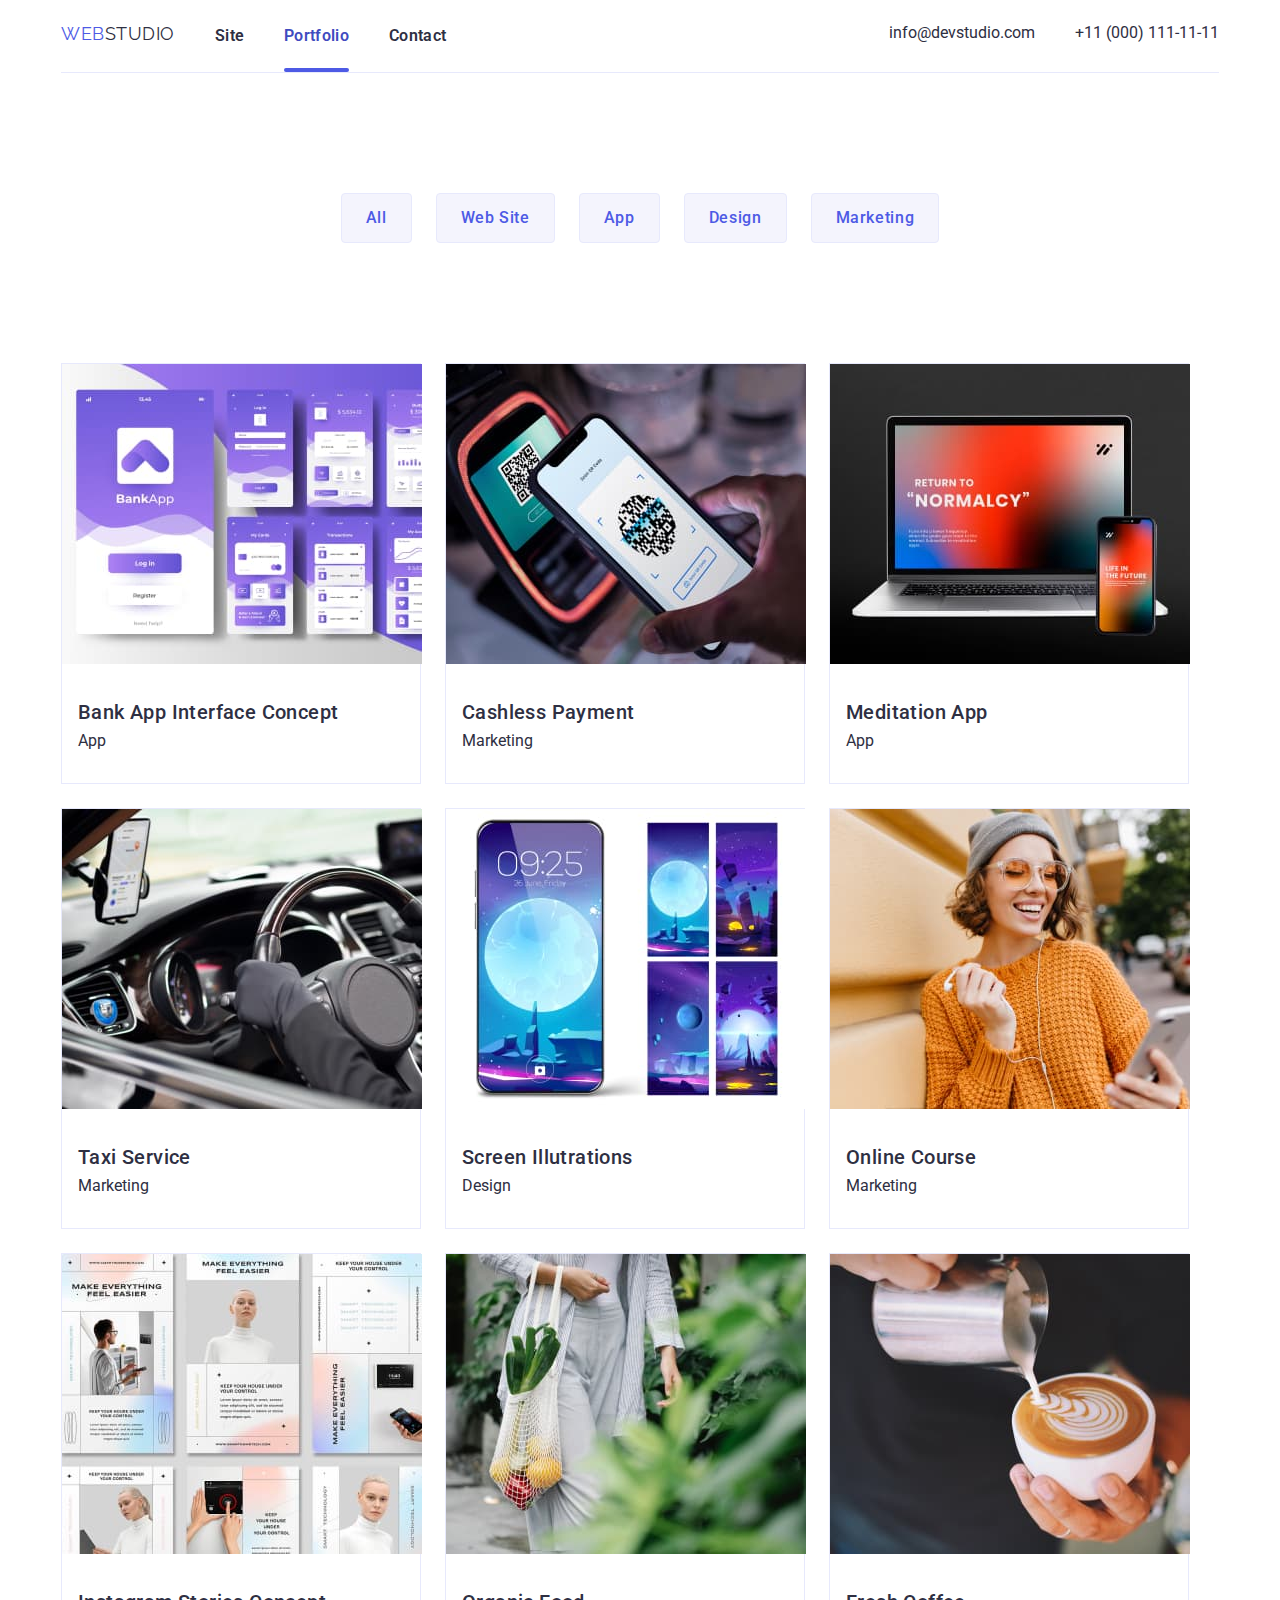
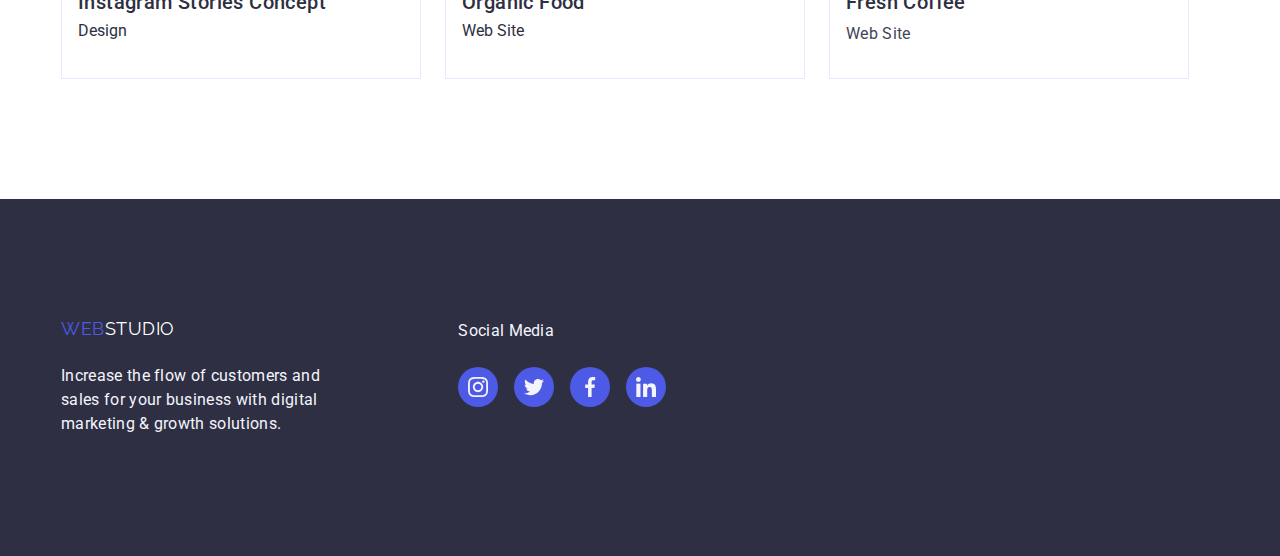
<file: porfolio.html>
<!DOCTYPE html>
<html lang="en">
  <head>
    <!-- metadata-->
    <meta charset="UTF-8" />
    <meta http-equiv="X-UA-Compatible" content="IE=edge" />
    <meta name="viewport" content="width=device-width, initial-scale=1.0" />
    <!-- google fonts -->
    <link rel="preconnect" href="https://fonts.googleapis.com" />
    <link rel="preconnect" href="https://fonts.gstatic.com" crossorigin />
    <link
      href="https://fonts.googleapis.com/css2?family=Raleway:wght@800&family=Roboto:wght@400;500;700;900&display=swap"
      rel="stylesheet"
    />
    <!-- css normalizer-->
    <link rel="stylesheet" href="./css/modern-normalize.css" />
    <!-- styles -->
    <link rel="stylesheet" href="./css/styles.css" />
    <!-- webpage title-->
    <title>WEBSTUDIO</title>
  </head>
  <body>
    <!-- SVG Section -->
    <svg
      aria-hidden="true"
      style="position: absolute; width: 0; height: 0; overflow: hidden"
      version="1.1"
      xmlns="http://www.w3.org/2000/svg"
      xmlns:xlink="http://www.w3.org/1999/xlink"
    >
      <defs>
        <symbol id="icon-Client-1a" viewBox="0 0 61 32">
          <path
            fill="#8e8f99"
            style="fill: var(--color1, #8e8f99)"
            d="M25.455 8.364l2.548 2.428-4.73-0.003v11.779h12.364v-4.504l2.545 2.425v-12.125h-12.727zM35.525 17.779l-7.225-6.884h7.225v6.884zM33.281 20.845h-8.052v-7.922h0.569v7.386h7.483v0.536zM26.835 24.75l-0.3-0.617h-0.248l0.435 0.817v0.476h0.225v-0.476l0.435-0.817h-0.247l-0.3 0.617zM27.941 24.132h0.053l0.488 1.293h-0.234l-0.105-0.303h-0.5l-0.104 0.303h-0.233l0.486-1.293h0.149zM27.704 24.946h0.378l-0.189-0.548-0.189 0.548zM29.266 24.732c-0.010-0.012-0.019-0.024-0.028-0.036-0.033-0.044-0.059-0.086-0.077-0.127s-0.028-0.084-0.028-0.128c0-0.067 0.014-0.125 0.042-0.174s0.067-0.086 0.118-0.112c0.051-0.027 0.11-0.040 0.178-0.040 0.066 0 0.122 0.013 0.17 0.040s0.085 0.061 0.11 0.104c0.026 0.043 0.039 0.091 0.039 0.142 0 0.041-0.007 0.078-0.022 0.112s-0.035 0.064-0.061 0.092c-0.026 0.028-0.056 0.054-0.091 0.079l-0.090 0.065 0.256 0.302c0.008-0.017 0.016-0.034 0.023-0.052 0.022-0.057 0.033-0.12 0.033-0.189h0.185c0 0.063-0.006 0.122-0.019 0.178s-0.031 0.108-0.058 0.156c-0.011 0.020-0.023 0.039-0.037 0.057l0.189 0.224h-0.248l-0.075-0.088c-0.041 0.031-0.085 0.055-0.133 0.072-0.063 0.022-0.13 0.034-0.201 0.034-0.086 0-0.16-0.016-0.223-0.047s-0.111-0.075-0.146-0.13c-0.034-0.055-0.051-0.118-0.051-0.189 0-0.053 0.011-0.099 0.033-0.139s0.052-0.078 0.090-0.112c0.035-0.032 0.075-0.063 0.12-0.095zM29.372 24.861l-0.027 0.019c-0.031 0.025-0.055 0.050-0.070 0.074s-0.025 0.044-0.029 0.064-0.007 0.037-0.007 0.052c0 0.038 0.008 0.072 0.024 0.103s0.041 0.055 0.072 0.074c0.032 0.018 0.071 0.027 0.116 0.027 0.049 0 0.097-0.011 0.143-0.033 0.023-0.011 0.045-0.025 0.066-0.041l-0.288-0.338zM29.423 24.625l0.079-0.053c0.037-0.025 0.064-0.049 0.080-0.073s0.024-0.054 0.024-0.091c0-0.031-0.012-0.059-0.036-0.085s-0.057-0.039-0.1-0.039c-0.030 0-0.056 0.007-0.076 0.021s-0.036 0.032-0.047 0.055c-0.010 0.022-0.015 0.048-0.015 0.075s0.007 0.054 0.020 0.083 0.032 0.057 0.056 0.088c0.005 0.006 0.010 0.012 0.015 0.019zM31.685 25.004h-0.222c-0.006 0.056-0.020 0.104-0.041 0.143s-0.050 0.068-0.090 0.088c-0.039 0.020-0.090 0.030-0.154 0.030-0.052 0-0.097-0.010-0.134-0.031s-0.068-0.050-0.092-0.088c-0.024-0.038-0.041-0.083-0.053-0.136s-0.017-0.112-0.017-0.178v-0.109c0-0.069 0.006-0.13 0.019-0.183s0.032-0.099 0.058-0.136 0.057-0.064 0.095-0.083c0.038-0.019 0.082-0.028 0.133-0.028 0.062 0 0.112 0.011 0.151 0.032s0.067 0.051 0.087 0.091c0.020 0.040 0.033 0.087 0.039 0.143h0.222c-0.009-0.086-0.033-0.163-0.073-0.23s-0.094-0.119-0.165-0.157c-0.071-0.038-0.158-0.057-0.261-0.057-0.081 0-0.154 0.014-0.219 0.043s-0.12 0.070-0.166 0.123c-0.046 0.053-0.082 0.117-0.107 0.193s-0.036 0.159-0.036 0.252v0.107c0 0.093 0.012 0.177 0.036 0.252s0.059 0.139 0.105 0.193c0.046 0.053 0.1 0.093 0.164 0.122s0.136 0.043 0.216 0.043c0.104 0 0.193-0.019 0.265-0.057s0.129-0.090 0.17-0.155c0.040-0.066 0.064-0.142 0.071-0.226zM32.918 24.814v-0.071c0-0.098-0.013-0.185-0.039-0.262s-0.062-0.144-0.109-0.198c-0.047-0.055-0.104-0.097-0.17-0.125s-0.139-0.044-0.218-0.044c-0.079 0-0.152 0.015-0.218 0.044s-0.122 0.070-0.17 0.125c-0.047 0.054-0.084 0.12-0.11 0.198s-0.039 0.164-0.039 0.262v0.071c0 0.098 0.013 0.185 0.039 0.263s0.064 0.144 0.112 0.198c0.048 0.054 0.104 0.096 0.17 0.125s0.138 0.043 0.218 0.043c0.080 0 0.153-0.014 0.218-0.043s0.122-0.071 0.169-0.125c0.047-0.054 0.084-0.12 0.109-0.198s0.038-0.165 0.038-0.263zM32.695 24.741v0.073c0 0.072-0.007 0.136-0.021 0.192s-0.034 0.103-0.060 0.141c-0.027 0.038-0.059 0.067-0.098 0.086s-0.083 0.028-0.132 0.028c-0.049 0-0.093-0.009-0.131-0.028s-0.072-0.048-0.099-0.086c-0.027-0.038-0.048-0.086-0.062-0.141s-0.021-0.12-0.021-0.192v-0.073c0-0.072 0.007-0.136 0.021-0.191s0.035-0.102 0.061-0.139c0.027-0.038 0.060-0.066 0.099-0.085s0.082-0.029 0.131-0.029 0.093 0.010 0.132 0.029c0.039 0.019 0.072 0.047 0.099 0.085s0.048 0.084 0.061 0.139c0.014 0.055 0.021 0.119 0.021 0.191z"
          ></path>
        </symbol>
        <symbol id="icon-Client-1b" viewBox="0 0 32 32">
          <path
            fill="#404bbf"
            style="fill: var(--color2, #404bbf)"
            d="M11.692 9.538l2.156 2.054-4.002-0.002v9.967h10.462v-3.811l2.154 2.052v-10.26h-10.769zM20.213 17.505l-6.114-5.825h6.114v5.825zM18.315 20.099h-6.813v-6.703h0.482v6.249h6.332v0.454zM12.86 23.403l-0.254-0.522h-0.21l0.368 0.691v0.403h0.19v-0.403l0.368-0.691h-0.209l-0.254 0.522zM13.796 22.881h0.045l0.413 1.094h-0.198l-0.088-0.256h-0.423l-0.088 0.256h-0.198l0.412-1.094h0.126zM13.596 23.569h0.32l-0.16-0.464-0.16 0.464zM14.918 23.388c-0.008-0.011-0.016-0.021-0.024-0.031-0.028-0.037-0.050-0.073-0.065-0.107s-0.023-0.071-0.023-0.108c0-0.057 0.012-0.106 0.035-0.147s0.057-0.073 0.1-0.095c0.043-0.023 0.093-0.034 0.151-0.034 0.056 0 0.103 0.011 0.143 0.034s0.072 0.051 0.093 0.088c0.022 0.037 0.033 0.077 0.033 0.12 0 0.035-0.006 0.066-0.019 0.095s-0.030 0.055-0.052 0.078c-0.022 0.024-0.048 0.046-0.077 0.067l-0.076 0.055 0.217 0.256c0.007-0.014 0.014-0.029 0.019-0.044 0.019-0.048 0.028-0.101 0.028-0.16h0.156c0 0.053-0.005 0.103-0.016 0.151s-0.026 0.092-0.049 0.132c-0.009 0.017-0.019 0.033-0.031 0.048l0.16 0.189h-0.21l-0.064-0.075c-0.034 0.026-0.072 0.047-0.112 0.061-0.053 0.019-0.11 0.029-0.17 0.029-0.073 0-0.135-0.013-0.189-0.040s-0.094-0.063-0.123-0.11c-0.029-0.047-0.043-0.1-0.043-0.16 0-0.045 0.009-0.084 0.028-0.117s0.044-0.066 0.076-0.095c0.030-0.027 0.063-0.054 0.101-0.081zM15.007 23.498l-0.023 0.016c-0.027 0.022-0.046 0.042-0.059 0.062s-0.021 0.038-0.025 0.054-0.006 0.031-0.006 0.044c0 0.032 0.007 0.061 0.020 0.087s0.034 0.047 0.061 0.062c0.027 0.015 0.060 0.023 0.098 0.023 0.042 0 0.082-0.009 0.121-0.028 0.020-0.010 0.038-0.021 0.056-0.034l-0.243-0.286zM15.051 23.298l0.067-0.045c0.032-0.021 0.054-0.042 0.068-0.062s0.020-0.046 0.020-0.077c0-0.026-0.010-0.050-0.030-0.072s-0.048-0.033-0.085-0.033c-0.026 0-0.047 0.006-0.065 0.018s-0.031 0.027-0.040 0.047c-0.009 0.019-0.013 0.040-0.013 0.064 0 0.023 0.006 0.046 0.017 0.070s0.027 0.048 0.047 0.074c0.004 0.005 0.008 0.011 0.013 0.016zM16.964 23.619h-0.188c-0.006 0.048-0.017 0.088-0.035 0.121s-0.042 0.057-0.076 0.074c-0.033 0.017-0.076 0.026-0.13 0.026-0.044 0-0.082-0.009-0.113-0.026s-0.058-0.042-0.078-0.074c-0.020-0.032-0.035-0.070-0.045-0.115s-0.014-0.095-0.014-0.15v-0.092c0-0.058 0.005-0.11 0.016-0.155s0.027-0.084 0.049-0.115 0.048-0.055 0.080-0.071c0.032-0.016 0.070-0.024 0.113-0.024 0.053 0 0.095 0.009 0.128 0.027s0.057 0.043 0.074 0.077c0.017 0.034 0.028 0.074 0.033 0.121h0.188c-0.008-0.073-0.028-0.138-0.062-0.195s-0.080-0.101-0.14-0.133-0.134-0.048-0.221-0.048c-0.069 0-0.13 0.012-0.186 0.036s-0.101 0.059-0.14 0.104c-0.039 0.045-0.069 0.099-0.090 0.163s-0.031 0.135-0.031 0.213v0.091c0 0.079 0.010 0.15 0.030 0.213s0.050 0.118 0.089 0.163c0.039 0.045 0.085 0.079 0.139 0.104s0.115 0.036 0.183 0.036c0.088 0 0.163-0.016 0.225-0.048s0.109-0.076 0.143-0.131c0.034-0.056 0.054-0.12 0.060-0.192zM18.008 23.458v-0.060c0-0.083-0.011-0.157-0.033-0.222s-0.052-0.121-0.092-0.168c-0.040-0.047-0.088-0.082-0.143-0.106s-0.117-0.037-0.185-0.037c-0.067 0-0.128 0.012-0.184 0.037s-0.103 0.059-0.143 0.106c-0.040 0.046-0.071 0.102-0.093 0.168s-0.033 0.139-0.033 0.222v0.060c0 0.083 0.011 0.157 0.033 0.222s0.054 0.121 0.095 0.168 0.088 0.081 0.143 0.106c0.056 0.024 0.117 0.036 0.184 0.036s0.129-0.012 0.185-0.036c0.056-0.025 0.103-0.060 0.143-0.106s0.071-0.102 0.092-0.168 0.032-0.14 0.032-0.222zM17.819 23.397v0.062c0 0.061-0.006 0.115-0.018 0.162s-0.029 0.087-0.051 0.119c-0.023 0.032-0.050 0.056-0.083 0.073s-0.070 0.024-0.112 0.024c-0.042 0-0.079-0.008-0.111-0.024s-0.061-0.041-0.084-0.073c-0.023-0.033-0.041-0.072-0.053-0.119s-0.018-0.101-0.018-0.162v-0.062c0-0.061 0.006-0.115 0.018-0.162s0.029-0.086 0.052-0.118c0.023-0.032 0.051-0.056 0.083-0.072s0.070-0.025 0.111-0.025 0.079 0.008 0.112 0.025c0.033 0.016 0.061 0.040 0.083 0.072s0.040 0.071 0.052 0.118c0.012 0.047 0.018 0.1 0.018 0.162z"
          ></path>
        </symbol>
        <symbol id="icon-Client-2a" viewBox="0 0 61 32">
          <path
            fill="#8e8f99"
            style="fill: var(--color1, #8e8f99)"
            d="M29.86 7.976h-0.050c-0.076-0.005-0.153-0.006-0.229-0.008v0h-0.166c-0.144 0-0.292 0.004-0.438 0.011-0.011-0.001-0.022-0.001-0.033 0-1.325 0.075-2.624 0.406-3.824 0.976l-0.157 0.076v8.051l0.368-0.125c0.323-0.111 0.667-0.211 1.023-0.303 0.962-0.247 1.951-0.378 2.944-0.391v1.058c-0.132 0.001-0.259 0.005-0.387 0.011h-0.030c-0.764 0.042-1.523 0.158-2.265 0.348-0.94 0.235-1.846 0.588-2.698 1.051v-10.326c0.885-0.516 1.838-0.904 2.831-1.151 0.872-0.225 1.768-0.341 2.668-0.344h0.155c0.186 0.005 0.367 0.013 0.537 0.026 0.448 0.032 0.893 0.102 1.329 0.212v1.041c-0.424-0.099-0.854-0.164-1.288-0.194-0.009-0.001-0.018-0.002-0.026-0.002-0.090-0.008-0.18-0.015-0.263-0.015zM31.692 9.040c0.231 0.018 0.47 0.026 0.712 0.026 0.946-0.003 1.888-0.124 2.805-0.36 0.939-0.236 1.846-0.59 2.697-1.052v10.142c-0.885 0.516-1.838 0.903-2.831 1.151-0.872 0.224-1.768 0.339-2.668 0.343-0.682 0.006-1.362-0.075-2.024-0.239v-10.208c0.156 0.036 0.317 0.069 0.481 0.097 0.269 0.045 0.552 0.079 0.828 0.099zM36.853 9.119l-0.368 0.124c-0.338 0.114-0.68 0.215-1.023 0.306-0.999 0.257-2.026 0.388-3.057 0.392-0.24 0-0.461-0.006-0.674-0.020l-0.293-0.019v8.283l0.252 0.022c0.234 0.020 0.475 0.030 0.718 0.030 0.812-0.003 1.621-0.108 2.407-0.312 0.648-0.162 1.278-0.389 1.881-0.676l0.157-0.076v-8.054z"
          ></path>
          <path
            fill="#8e8f99"
            style="fill: var(--color1, #8e8f99)"
            d="M24.632 22.259c-0.053-0.055-0.117-0.098-0.187-0.126s-0.146-0.042-0.222-0.039c-0.081-0.001-0.161 0.014-0.236 0.044-0.069 0.027-0.131 0.069-0.184 0.121s-0.092 0.116-0.119 0.185c-0.029 0.073-0.043 0.15-0.042 0.228v1.38c-0.003 0.097 0.015 0.194 0.054 0.283 0.033 0.071 0.080 0.134 0.138 0.185 0.055 0.046 0.12 0.080 0.19 0.098 0.067 0.019 0.136 0.028 0.206 0.029 0.077 0.001 0.153-0.016 0.223-0.048 0.069-0.030 0.131-0.074 0.184-0.128 0.051-0.054 0.092-0.116 0.12-0.185 0.029-0.070 0.044-0.144 0.044-0.22v-0.154h-0.361v0.123c0.001 0.042-0.006 0.084-0.021 0.123-0.012 0.029-0.030 0.056-0.052 0.078-0.022 0.018-0.048 0.032-0.075 0.040-0.024 0.008-0.050 0.012-0.075 0.013-0.032 0.004-0.065-0.001-0.095-0.014s-0.055-0.034-0.075-0.060c-0.034-0.055-0.051-0.12-0.048-0.185v-1.286c-0.002-0.071 0.013-0.142 0.044-0.206 0.019-0.029 0.045-0.052 0.076-0.067s0.066-0.020 0.1-0.016c0.031-0.001 0.062 0.005 0.090 0.019s0.052 0.034 0.071 0.059c0.040 0.053 0.061 0.118 0.060 0.185v0.119h0.357v-0.141c0.001-0.083-0.014-0.164-0.044-0.241-0.027-0.072-0.068-0.138-0.12-0.194z"
          ></path>
          <path
            fill="#8e8f99"
            style="fill: var(--color1, #8e8f99)"
            d="M26.774 22.243c-0.115-0.097-0.26-0.151-0.41-0.152-0.073 0-0.146 0.013-0.215 0.039-0.070 0.025-0.135 0.063-0.19 0.113-0.060 0.054-0.107 0.12-0.14 0.193-0.036 0.084-0.054 0.175-0.052 0.267v1.323c-0.002 0.093 0.015 0.186 0.052 0.271 0.033 0.071 0.080 0.134 0.14 0.185 0.055 0.051 0.12 0.091 0.19 0.117 0.069 0.025 0.142 0.038 0.215 0.039s0.146-0.013 0.215-0.039c0.072-0.026 0.138-0.066 0.195-0.117s0.104-0.115 0.136-0.185c0.037-0.085 0.055-0.178 0.052-0.271v-1.323c0.002-0.092-0.016-0.183-0.052-0.267-0.032-0.073-0.078-0.139-0.136-0.193zM26.606 24.027c0.003 0.035-0.002 0.071-0.014 0.104s-0.032 0.063-0.058 0.088c-0.048 0.040-0.108 0.062-0.17 0.062s-0.122-0.022-0.17-0.062c-0.025-0.024-0.045-0.054-0.058-0.088s-0.017-0.069-0.014-0.104v-1.323c-0.003-0.035 0.002-0.071 0.014-0.104s0.032-0.063 0.058-0.088c0.048-0.040 0.108-0.062 0.17-0.062s0.122 0.022 0.17 0.062c0.025 0.024 0.045 0.054 0.058 0.088s0.017 0.069 0.014 0.104v1.323z"
          ></path>
          <path
            fill="#8e8f99"
            style="fill: var(--color1, #8e8f99)"
            d="M29.588 24.618v-2.505h-0.347l-0.455 1.326h-0.006l-0.459-1.326h-0.343v2.505h0.358v-1.524h0.006l0.35 1.077h0.178l0.353-1.077h0.006v1.524h0.358z"
          ></path>
          <path
            fill="#8e8f99"
            style="fill: var(--color1, #8e8f99)"
            d="M31.621 22.289c-0.055-0.062-0.125-0.109-0.202-0.137-0.084-0.027-0.171-0.040-0.259-0.039h-0.532v2.505h0.357v-0.978h0.184c0.111 0.005 0.222-0.018 0.322-0.068 0.081-0.045 0.149-0.111 0.196-0.191 0.041-0.067 0.069-0.141 0.082-0.218 0.014-0.094 0.020-0.19 0.019-0.285 0.003-0.12-0.008-0.241-0.035-0.358-0.024-0.087-0.069-0.166-0.132-0.23zM31.437 23.052c-0.002 0.045-0.013 0.090-0.033 0.13-0.020 0.038-0.053 0.069-0.092 0.088-0.053 0.024-0.111 0.034-0.168 0.031h-0.163v-0.852h0.184c0.055-0.003 0.111 0.008 0.161 0.031 0.037 0.021 0.066 0.054 0.084 0.092 0.020 0.044 0.030 0.091 0.031 0.14 0 0.053 0 0.108 0 0.166s0.004 0.118 0 0.172h-0.004z"
          ></path>
          <path
            fill="#8e8f99"
            style="fill: var(--color1, #8e8f99)"
            d="M33.312 22.113h-0.293l-0.552 2.505h0.357l0.105-0.538h0.487l0.105 0.538h0.357l-0.566-2.505zM32.983 23.739l0.176-0.908h0.006l0.175 0.908h-0.357z"
          ></path>
          <path
            fill="#8e8f99"
            style="fill: var(--color1, #8e8f99)"
            d="M35.618 23.622h-0.006l-0.539-1.509h-0.343v2.505h0.357v-1.506h0.007l0.545 1.506h0.336v-2.505h-0.357v1.509z"
          ></path>
          <path
            fill="#8e8f99"
            style="fill: var(--color1, #8e8f99)"
            d="M37.799 22.113l-0.287 0.996h-0.007l-0.287-0.996h-0.378l0.49 1.446v1.059h0.357v-1.059l0.49-1.446h-0.378z"
          ></path>
          <path
            fill="#8e8f99"
            style="fill: var(--color1, #8e8f99)"
            d="M23.636 25.325h0.172v0.483h0.117v-0.483h0.171v-0.099h-0.46v0.099z"
          ></path>
          <path
            fill="#8e8f99"
            style="fill: var(--color1, #8e8f99)"
            d="M25.082 25.226l-0.225 0.582h0.124l0.048-0.132h0.232l0.050 0.132h0.127l-0.231-0.582h-0.124zM25.064 25.578l0.079-0.215 0.079 0.215h-0.158z"
          ></path>
          <path
            fill="#8e8f99"
            style="fill: var(--color1, #8e8f99)"
            d="M26.512 25.593h0.134v0.075c-0.039 0.031-0.088 0.049-0.138 0.049-0.023 0.001-0.047-0.003-0.068-0.013s-0.040-0.024-0.055-0.043c-0.031-0.044-0.046-0.098-0.043-0.152 0-0.129 0.056-0.194 0.167-0.194 0.029-0.003 0.059 0.005 0.083 0.022s0.041 0.042 0.049 0.071l0.115-0.022c-0.025-0.114-0.107-0.171-0.247-0.171-0.075-0.002-0.148 0.025-0.203 0.075-0.029 0.029-0.052 0.064-0.066 0.103s-0.020 0.080-0.017 0.121c-0.003 0.080 0.023 0.158 0.075 0.218 0.028 0.029 0.063 0.052 0.101 0.067s0.079 0.021 0.12 0.018c0.091 0.003 0.179-0.031 0.247-0.092v-0.229h-0.252v0.098z"
          ></path>
          <path
            fill="#8e8f99"
            style="fill: var(--color1, #8e8f99)"
            d="M27.972 25.226h-0.118v0.582h0.407v-0.099h-0.29v-0.483z"
          ></path>
          <path
            fill="#8e8f99"
            style="fill: var(--color1, #8e8f99)"
            d="M29.206 25.226h-0.118v0.582h0.118v-0.582z"
          ></path>
          <path
            fill="#8e8f99"
            style="fill: var(--color1, #8e8f99)"
            d="M30.413 25.615l-0.238-0.388h-0.114v0.582h0.109v-0.38l0.234 0.38h0.117v-0.582h-0.108v0.388z"
          ></path>
          <path
            fill="#8e8f99"
            style="fill: var(--color1, #8e8f99)"
            d="M31.504 25.552h0.29v-0.099h-0.29v-0.128h0.312v-0.099h-0.43v0.582h0.442v-0.099h-0.324v-0.157z"
          ></path>
          <path
            fill="#8e8f99"
            style="fill: var(--color1, #8e8f99)"
            d="M34.15 25.456h-0.229v-0.229h-0.117v0.582h0.117v-0.254h0.229v0.254h0.117v-0.582h-0.117v0.229z"
          ></path>
          <path
            fill="#8e8f99"
            style="fill: var(--color1, #8e8f99)"
            d="M35.247 25.552h0.291v-0.099h-0.291v-0.128h0.313v-0.099h-0.43v0.582h0.441v-0.099h-0.324v-0.157z"
          ></path>
          <path
            fill="#8e8f99"
            style="fill: var(--color1, #8e8f99)"
            d="M36.736 25.552c0.101-0.016 0.153-0.069 0.153-0.162 0.003-0.025-0.001-0.050-0.011-0.073s-0.026-0.042-0.046-0.057c-0.053-0.026-0.111-0.038-0.17-0.034h-0.247v0.582h0.117v-0.243h0.023c0.025-0.002 0.050 0.003 0.073 0.013 0.017 0.011 0.031 0.025 0.041 0.043l0.127 0.185h0.14l-0.071-0.114c-0.031-0.056-0.075-0.104-0.129-0.14zM36.618 25.471h-0.086v-0.146h0.092c0.040-0.003 0.080 0.001 0.119 0.014 0.008 0.008 0.015 0.017 0.020 0.027s0.007 0.022 0.006 0.033c0 0.011-0.004 0.022-0.009 0.032s-0.013 0.019-0.022 0.025c-0.039 0.012-0.079 0.016-0.119 0.014z"
          ></path>
          <path
            fill="#8e8f99"
            style="fill: var(--color1, #8e8f99)"
            d="M37.858 25.552h0.289v-0.099h-0.289v-0.128h0.313v-0.099h-0.431v0.582h0.441v-0.099h-0.324v-0.157z"
          ></path>
        </symbol>
        <symbol id="icon-Client-2b" viewBox="0 0 32 32">
          <path
            fill="#404bbf"
            style="fill: var(--color2, #404bbf)"
            d="M15.42 9.211h-0.042c-0.065-0.004-0.129-0.005-0.194-0.007v0h-0.14c-0.122 0-0.247 0.003-0.371 0.009-0.009-0.001-0.019-0.001-0.028 0-1.121 0.064-2.22 0.344-3.236 0.825l-0.133 0.064v6.813l0.311-0.106c0.273-0.094 0.564-0.178 0.866-0.257 0.814-0.209 1.65-0.32 2.491-0.331v0.895c-0.111 0.001-0.22 0.004-0.328 0.009h-0.026c-0.647 0.035-1.289 0.134-1.916 0.294-0.795 0.199-1.562 0.498-2.283 0.89v-8.737c0.749-0.437 1.555-0.765 2.395-0.974 0.738-0.19 1.496-0.288 2.257-0.291h0.132c0.157 0.004 0.311 0.011 0.455 0.022 0.379 0.027 0.756 0.087 1.125 0.179v0.881c-0.358-0.084-0.723-0.138-1.090-0.164-0.007-0.001-0.015-0.001-0.022-0.002-0.076-0.006-0.152-0.013-0.223-0.013zM16.97 10.111c0.195 0.015 0.398 0.022 0.602 0.022 0.801-0.003 1.598-0.105 2.373-0.304 0.795-0.2 1.561-0.499 2.282-0.89v8.582c-0.749 0.436-1.556 0.764-2.396 0.974-0.738 0.19-1.496 0.287-2.257 0.29-0.577 0.005-1.152-0.063-1.712-0.202v-8.637c0.132 0.030 0.269 0.059 0.407 0.082 0.227 0.038 0.467 0.066 0.701 0.084zM21.338 10.178l-0.311 0.105c-0.286 0.096-0.575 0.182-0.866 0.259-0.845 0.217-1.714 0.329-2.587 0.332-0.203 0-0.39-0.005-0.571-0.017l-0.248-0.016v7.008l0.213 0.019c0.198 0.017 0.402 0.026 0.607 0.026 0.687-0.003 1.371-0.091 2.037-0.264 0.548-0.137 1.081-0.329 1.592-0.572l0.133-0.064v-6.815z"
          ></path>
          <path
            fill="#404bbf"
            style="fill: var(--color2, #404bbf)"
            d="M10.996 21.296c-0.045-0.046-0.099-0.083-0.158-0.107s-0.124-0.035-0.188-0.033c-0.069-0.001-0.136 0.012-0.2 0.038-0.058 0.023-0.111 0.058-0.156 0.102s-0.078 0.098-0.1 0.157c-0.024 0.061-0.037 0.127-0.036 0.193v1.167c-0.003 0.082 0.013 0.164 0.046 0.239 0.028 0.060 0.067 0.113 0.117 0.157 0.047 0.039 0.101 0.068 0.16 0.083 0.057 0.016 0.115 0.024 0.174 0.024 0.065 0.001 0.129-0.013 0.188-0.041 0.058-0.026 0.111-0.062 0.156-0.108 0.043-0.045 0.078-0.098 0.102-0.157s0.038-0.122 0.037-0.186v-0.131h-0.305v0.104c0.001 0.036-0.005 0.071-0.018 0.104-0.010 0.025-0.025 0.047-0.044 0.066-0.019 0.015-0.041 0.027-0.064 0.034-0.021 0.007-0.042 0.011-0.064 0.011-0.027 0.003-0.055-0.001-0.080-0.012s-0.047-0.028-0.063-0.051c-0.029-0.047-0.043-0.101-0.040-0.157v-1.088c-0.002-0.060 0.011-0.12 0.037-0.174 0.016-0.025 0.038-0.044 0.065-0.057s0.056-0.017 0.085-0.014c0.026-0.001 0.052 0.005 0.076 0.016s0.044 0.029 0.060 0.050c0.034 0.045 0.052 0.1 0.051 0.157v0.101h0.302v-0.119c0.001-0.070-0.012-0.139-0.037-0.204-0.023-0.061-0.057-0.117-0.102-0.164z"
          ></path>
          <path
            fill="#404bbf"
            style="fill: var(--color2, #404bbf)"
            d="M12.809 21.283c-0.097-0.082-0.22-0.128-0.347-0.128-0.062 0-0.124 0.011-0.182 0.033s-0.114 0.054-0.161 0.095c-0.051 0.045-0.091 0.101-0.118 0.164-0.031 0.071-0.046 0.148-0.044 0.226v1.12c-0.002 0.079 0.013 0.157 0.044 0.229 0.028 0.060 0.068 0.114 0.118 0.156 0.047 0.043 0.101 0.077 0.161 0.099 0.058 0.021 0.12 0.033 0.182 0.033s0.124-0.011 0.182-0.033c0.061-0.022 0.117-0.056 0.165-0.099s0.088-0.097 0.115-0.156c0.031-0.072 0.046-0.151 0.044-0.229v-1.12c0.002-0.078-0.014-0.155-0.044-0.226-0.027-0.062-0.066-0.117-0.115-0.164zM12.666 22.792c0.003 0.030-0.002 0.060-0.012 0.088s-0.027 0.053-0.049 0.074c-0.040 0.034-0.091 0.052-0.144 0.052s-0.103-0.019-0.144-0.052c-0.022-0.021-0.038-0.046-0.049-0.074s-0.015-0.058-0.012-0.088v-1.12c-0.003-0.030 0.002-0.060 0.012-0.088s0.027-0.053 0.049-0.074c0.040-0.034 0.091-0.052 0.144-0.052s0.103 0.019 0.144 0.052c0.021 0.021 0.038 0.046 0.049 0.074s0.015 0.058 0.012 0.088v1.12z"
          ></path>
          <path
            fill="#404bbf"
            style="fill: var(--color2, #404bbf)"
            d="M15.19 23.292v-2.12h-0.293l-0.385 1.122h-0.005l-0.388-1.122h-0.29v2.12h0.303v-1.289h0.005l0.297 0.912h0.151l0.299-0.912h0.005v1.289h0.303z"
          ></path>
          <path
            fill="#404bbf"
            style="fill: var(--color2, #404bbf)"
            d="M16.91 21.321c-0.047-0.052-0.105-0.092-0.171-0.116-0.071-0.023-0.145-0.034-0.22-0.033h-0.45v2.12h0.302v-0.828h0.156c0.094 0.004 0.188-0.016 0.272-0.058 0.069-0.038 0.126-0.094 0.166-0.162 0.035-0.056 0.058-0.119 0.069-0.185 0.012-0.080 0.017-0.16 0.016-0.241 0.003-0.102-0.007-0.204-0.030-0.303-0.020-0.073-0.058-0.14-0.111-0.195zM16.755 21.967c-0.001 0.038-0.011 0.076-0.028 0.11-0.017 0.033-0.045 0.059-0.078 0.074-0.045 0.020-0.094 0.029-0.142 0.027h-0.138v-0.721h0.156c0.047-0.002 0.094 0.007 0.136 0.027 0.031 0.018 0.056 0.045 0.071 0.078 0.017 0.037 0.026 0.077 0.026 0.118 0 0.045 0 0.092 0 0.141s0.003 0.1 0 0.146h-0.003z"
          ></path>
          <path
            fill="#404bbf"
            style="fill: var(--color2, #404bbf)"
            d="M18.341 21.173h-0.248l-0.467 2.12h0.302l0.089-0.455h0.412l0.089 0.455h0.302l-0.479-2.12zM18.062 22.548l0.149-0.768h0.005l0.148 0.768h-0.302z"
          ></path>
          <path
            fill="#404bbf"
            style="fill: var(--color2, #404bbf)"
            d="M20.292 22.449h-0.005l-0.456-1.277h-0.29v2.12h0.302v-1.275h0.006l0.462 1.275h0.284v-2.12h-0.302v1.277z"
          ></path>
          <path
            fill="#404bbf"
            style="fill: var(--color2, #404bbf)"
            d="M22.138 21.173l-0.243 0.843h-0.006l-0.243-0.843h-0.32l0.415 1.224v0.896h0.302v-0.896l0.415-1.224h-0.32z"
          ></path>
          <path
            fill="#404bbf"
            style="fill: var(--color2, #404bbf)"
            d="M10.154 23.891h0.146v0.408h0.099v-0.408h0.145v-0.084h-0.389v0.084z"
          ></path>
          <path
            fill="#404bbf"
            style="fill: var(--color2, #404bbf)"
            d="M11.377 23.807l-0.191 0.492h0.105l0.040-0.112h0.196l0.042 0.112h0.107l-0.195-0.492h-0.105zM11.362 24.104l0.067-0.182 0.067 0.182h-0.134z"
          ></path>
          <path
            fill="#404bbf"
            style="fill: var(--color2, #404bbf)"
            d="M12.587 24.118h0.114v0.063c-0.033 0.027-0.074 0.041-0.117 0.041-0.020 0.001-0.040-0.003-0.058-0.011s-0.034-0.021-0.046-0.036c-0.026-0.037-0.039-0.083-0.037-0.128 0-0.11 0.047-0.164 0.142-0.164 0.025-0.003 0.050 0.004 0.070 0.018s0.035 0.036 0.041 0.060l0.097-0.019c-0.021-0.096-0.090-0.145-0.209-0.145-0.063-0.002-0.125 0.021-0.172 0.063-0.025 0.024-0.044 0.054-0.056 0.087s-0.017 0.068-0.015 0.103c-0.003 0.067 0.020 0.133 0.063 0.185 0.024 0.025 0.053 0.044 0.086 0.057s0.067 0.018 0.101 0.015c0.077 0.002 0.152-0.026 0.209-0.078v-0.194h-0.213v0.083z"
          ></path>
          <path
            fill="#404bbf"
            style="fill: var(--color2, #404bbf)"
            d="M13.822 23.807h-0.1v0.492h0.345v-0.084h-0.245v-0.408z"
          ></path>
          <path
            fill="#404bbf"
            style="fill: var(--color2, #404bbf)"
            d="M14.867 23.807h-0.1v0.492h0.1v-0.492z"
          ></path>
          <path
            fill="#404bbf"
            style="fill: var(--color2, #404bbf)"
            d="M15.888 24.136l-0.202-0.329h-0.097v0.492h0.093v-0.322l0.198 0.322h0.099v-0.492h-0.091v0.329z"
          ></path>
          <path
            fill="#404bbf"
            style="fill: var(--color2, #404bbf)"
            d="M16.811 24.082h0.245v-0.084h-0.245v-0.108h0.264v-0.084h-0.363v0.492h0.374v-0.084h-0.274v-0.133z"
          ></path>
          <path
            fill="#404bbf"
            style="fill: var(--color2, #404bbf)"
            d="M19.050 24.001h-0.194v-0.194h-0.099v0.492h0.099v-0.215h0.194v0.215h0.099v-0.492h-0.099v0.194z"
          ></path>
          <path
            fill="#404bbf"
            style="fill: var(--color2, #404bbf)"
            d="M19.979 24.082h0.246v-0.084h-0.246v-0.108h0.265v-0.084h-0.363v0.492h0.373v-0.084h-0.274v-0.133z"
          ></path>
          <path
            fill="#404bbf"
            style="fill: var(--color2, #404bbf)"
            d="M21.238 24.082c0.086-0.013 0.129-0.059 0.129-0.137 0.003-0.021-0.001-0.042-0.009-0.061s-0.022-0.036-0.039-0.048c-0.045-0.022-0.094-0.032-0.144-0.029h-0.209v0.492h0.099v-0.206h0.019c0.021-0.001 0.042 0.002 0.061 0.011 0.014 0.009 0.026 0.021 0.035 0.036l0.107 0.157h0.118l-0.060-0.096c-0.026-0.047-0.064-0.088-0.109-0.118zM21.138 24.014h-0.073v-0.124h0.078c0.034-0.003 0.068 0.001 0.1 0.012 0.007 0.006 0.013 0.014 0.017 0.023s0.005 0.018 0.005 0.028c-0 0.010-0.003 0.019-0.008 0.027s-0.011 0.016-0.019 0.021c-0.032 0.010-0.067 0.014-0.1 0.012z"
          ></path>
          <path
            fill="#404bbf"
            style="fill: var(--color2, #404bbf)"
            d="M22.188 24.082h0.245v-0.084h-0.245v-0.108h0.265v-0.084h-0.364v0.492h0.374v-0.084h-0.274v-0.133z"
          ></path>
        </symbol>
        <symbol id="icon-Client-3a" viewBox="0 0 61 32">
          <path
            fill="#8e8f99"
            style="fill: var(--color1, #8e8f99)"
            d="M25.022 23.718c0.006 0 0.012 0.001 0.017 0.003s0.010 0.005 0.014 0.009l0.080 0.076c-0.062 0.061-0.139 0.11-0.226 0.143-0.101 0.036-0.21 0.054-0.32 0.051-0.103 0.002-0.206-0.015-0.301-0.048-0.086-0.031-0.163-0.077-0.227-0.136-0.065-0.061-0.114-0.132-0.147-0.209-0.035-0.086-0.052-0.177-0.051-0.268-0.001-0.092 0.017-0.183 0.055-0.269 0.035-0.078 0.088-0.149 0.156-0.209 0.069-0.059 0.151-0.105 0.241-0.136 0.099-0.033 0.204-0.049 0.31-0.048 0.098-0.002 0.196 0.013 0.288 0.044 0.079 0.029 0.152 0.070 0.216 0.121l-0.067 0.081c-0.005 0.006-0.010 0.011-0.017 0.015-0.008 0.005-0.018 0.007-0.027 0.006s-0.020-0.004-0.029-0.009l-0.036-0.021-0.050-0.027c-0.022-0.010-0.044-0.019-0.067-0.027-0.030-0.009-0.060-0.016-0.091-0.021-0.039-0.006-0.079-0.009-0.119-0.009-0.076-0.001-0.152 0.011-0.223 0.036-0.066 0.023-0.125 0.057-0.175 0.101-0.050 0.047-0.089 0.102-0.113 0.161-0.028 0.068-0.042 0.14-0.041 0.213-0.001 0.074 0.013 0.147 0.041 0.216 0.024 0.059 0.062 0.114 0.111 0.16 0.046 0.044 0.103 0.078 0.167 0.099 0.066 0.023 0.136 0.035 0.207 0.034 0.041 0 0.082-0.002 0.122-0.007 0.066-0.007 0.13-0.027 0.186-0.058 0.028-0.016 0.055-0.034 0.079-0.053 0.010-0.008 0.024-0.013 0.038-0.014z"
          ></path>
          <path
            fill="#8e8f99"
            style="fill: var(--color1, #8e8f99)"
            d="M27.34 23.338c0.001 0.091-0.017 0.181-0.054 0.267-0.033 0.077-0.084 0.148-0.151 0.207s-0.148 0.105-0.237 0.136c-0.197 0.064-0.414 0.064-0.61 0-0.089-0.031-0.169-0.077-0.236-0.136-0.067-0.060-0.119-0.131-0.153-0.209-0.072-0.173-0.072-0.362 0-0.534 0.034-0.078 0.086-0.149 0.153-0.21 0.067-0.057 0.148-0.102 0.236-0.131 0.196-0.065 0.414-0.065 0.61 0 0.089 0.031 0.17 0.077 0.237 0.136 0.066 0.060 0.118 0.13 0.152 0.207 0.037 0.086 0.056 0.177 0.054 0.268zM27.13 23.338c0.002-0.073-0.011-0.145-0.038-0.214-0.023-0.059-0.059-0.114-0.107-0.16-0.047-0.044-0.105-0.079-0.17-0.101-0.143-0.047-0.301-0.047-0.444 0-0.065 0.023-0.123 0.057-0.17 0.101-0.049 0.046-0.086 0.101-0.108 0.16-0.051 0.14-0.051 0.289 0 0.429 0.023 0.059 0.060 0.114 0.108 0.16 0.047 0.044 0.105 0.078 0.17 0.1 0.143 0.046 0.301 0.046 0.444 0 0.065-0.022 0.122-0.057 0.17-0.1 0.048-0.047 0.085-0.101 0.107-0.16 0.027-0.069 0.040-0.142 0.038-0.214z"
          ></path>
          <path
            fill="#8e8f99"
            style="fill: var(--color1, #8e8f99)"
            d="M28.922 23.563l0.021 0.048c0.008-0.017 0.015-0.033 0.023-0.048s0.016-0.032 0.026-0.047l0.513-0.797c0.010-0.014 0.019-0.022 0.029-0.025 0.014-0.004 0.028-0.005 0.042-0.004h0.152v1.296h-0.18v-0.953c0-0.012 0-0.026 0-0.040s-0.001-0.030 0-0.045l-0.516 0.808c-0.007 0.012-0.017 0.022-0.030 0.029s-0.028 0.011-0.044 0.011h-0.029c-0.016 0-0.031-0.004-0.044-0.011s-0.024-0.017-0.030-0.030l-0.531-0.813c0 0.015 0 0.031 0 0.046s0 0.029 0 0.041v0.953h-0.174v-1.293h0.152c0.014-0.001 0.029 0.001 0.042 0.004 0.012 0.005 0.022 0.014 0.028 0.025l0.524 0.798c0.010 0.015 0.019 0.030 0.026 0.046z"
          ></path>
          <path
            fill="#8e8f99"
            style="fill: var(--color1, #8e8f99)"
            d="M30.853 23.499v0.485h-0.201v-1.294h0.448c0.084-0.001 0.169 0.008 0.25 0.028 0.065 0.016 0.125 0.043 0.177 0.081 0.045 0.035 0.079 0.078 0.1 0.127 0.024 0.053 0.035 0.109 0.034 0.166 0.001 0.057-0.012 0.113-0.037 0.166-0.024 0.050-0.061 0.094-0.108 0.13-0.052 0.039-0.112 0.068-0.178 0.086-0.078 0.021-0.16 0.031-0.242 0.030l-0.243-0.003zM30.853 23.36h0.243c0.053 0.001 0.105-0.006 0.156-0.020 0.041-0.012 0.080-0.031 0.112-0.056 0.030-0.024 0.053-0.053 0.068-0.086 0.016-0.035 0.025-0.072 0.024-0.109 0.002-0.036-0.005-0.072-0.020-0.105s-0.040-0.064-0.070-0.088c-0.077-0.051-0.173-0.076-0.27-0.069h-0.243v0.533z"
          ></path>
          <path
            fill="#8e8f99"
            style="fill: var(--color1, #8e8f99)"
            d="M33.551 23.986h-0.159c-0.016 0-0.032-0.004-0.044-0.012s-0.020-0.018-0.026-0.030l-0.136-0.313h-0.686l-0.142 0.313c-0.005 0.011-0.014 0.021-0.025 0.029-0.013 0.009-0.029 0.013-0.045 0.013h-0.159l0.602-1.296h0.209l0.61 1.296zM32.557 23.505h0.566l-0.239-0.527c-0.018-0.040-0.033-0.080-0.045-0.122l-0.023 0.068c-0.007 0.021-0.015 0.039-0.022 0.055l-0.237 0.527z"
          ></path>
          <path
            fill="#8e8f99"
            style="fill: var(--color1, #8e8f99)"
            d="M34.418 22.696c0.012 0.006 0.022 0.014 0.030 0.023l0.878 0.977c0-0.015 0-0.031 0-0.045s0-0.029 0-0.043v-0.918h0.18v1.296h-0.1c-0.014 0-0.028-0.002-0.041-0.008s-0.023-0.014-0.032-0.024l-0.877-0.976c0.001 0.015 0.001 0.030 0 0.045s0 0.027 0 0.039v0.924h-0.18v-1.296h0.106c0.012 0 0.025 0.002 0.036 0.006z"
          ></path>
          <path
            fill="#8e8f99"
            style="fill: var(--color1, #8e8f99)"
            d="M36.985 23.47v0.515h-0.201v-0.515l-0.555-0.78h0.18c0.016-0.001 0.031 0.003 0.043 0.011s0.020 0.018 0.027 0.029l0.347 0.503c0.014 0.021 0.026 0.041 0.036 0.060s0.018 0.037 0.025 0.055l0.026-0.056c0.010-0.020 0.021-0.040 0.034-0.059l0.343-0.507c0.007-0.010 0.016-0.019 0.026-0.027 0.012-0.009 0.028-0.014 0.043-0.013h0.182l-0.556 0.784z"
          ></path>
          <path
            fill="#8e8f99"
            style="fill: var(--color1, #8e8f99)"
            d="M28.823 20.515c0.087 0.009 0.176 0.017 0.265 0.024 1.354-0.518 2.5-1.365 3.294-2.436s1.201-2.318 1.17-3.585l-1.493-1.275c0.303 1.349 0.162 2.744-0.41 4.029s-1.55 2.408-2.826 3.244z"
          ></path>
          <path
            fill="#8e8f99"
            style="fill: var(--color1, #8e8f99)"
            d="M28.29 20.456l0.040 0.007c1.364-0.833 2.403-1.997 2.984-3.341s0.677-2.805 0.276-4.196l-2.126-1.816c0.86 1.493 1.206 3.164 0.998 4.818s-0.961 3.225-2.172 4.528z"
          ></path>
          <path
            fill="#8e8f99"
            style="fill: var(--color1, #8e8f99)"
            d="M35.5 16.015c-0.361 1.393-1.238 2.648-2.501 3.581-0.369 0.274-0.767 0.518-1.188 0.729 1.028-0.258 1.974-0.715 2.763-1.335s1.401-1.386 1.789-2.24l-0.862-0.736z"
          ></path>
          <path
            fill="#8e8f99"
            style="fill: var(--color1, #8e8f99)"
            d="M35.162 15.81l-1.228-1.049c-0.023 1.196-0.421 2.364-1.152 3.384s-1.768 1.854-3.004 2.416h0.006c0.275 0 0.551-0.014 0.824-0.042 1.155-0.403 2.175-1.044 2.97-1.865s1.339-1.799 1.584-2.844z"
          ></path>
          <path
            fill="#8e8f99"
            style="fill: var(--color1, #8e8f99)"
            d="M28.468 10.344l-1.465-1.253c-1.309 0.432-2.435 1.192-3.231 2.18s-1.223 2.158-1.227 3.357v0c0.005 1.325 0.527 2.611 1.483 3.654s2.293 1.784 3.797 2.105c1.343-1.398 2.13-3.126 2.245-4.932s-0.446-3.597-1.604-5.111z"
          ></path>
          <path
            fill="#8e8f99"
            style="fill: var(--color1, #8e8f99)"
            d="M38.545 15.617c-0.005-1.572-0.739-3.079-2.040-4.19s-3.064-1.738-4.904-1.743c-0.85-0.001-1.693 0.133-2.486 0.395l8.967 7.661c0.307-0.677 0.464-1.397 0.464-2.123z"
          ></path>
        </symbol>
        <symbol id="icon-Client-3b" viewBox="0 0 32 32">
          <path
            fill="#404bbf"
            style="fill: var(--color2, #404bbf)"
            d="M11.326 22.53c0.005 0 0.010 0.001 0.014 0.003s0.009 0.004 0.012 0.007l0.068 0.064c-0.053 0.052-0.118 0.093-0.191 0.121-0.086 0.031-0.178 0.046-0.271 0.044-0.087 0.002-0.174-0.012-0.255-0.041-0.073-0.026-0.138-0.065-0.192-0.115-0.055-0.051-0.097-0.112-0.124-0.177-0.030-0.073-0.044-0.15-0.043-0.227-0.001-0.078 0.015-0.155 0.047-0.228 0.030-0.066 0.074-0.126 0.132-0.177s0.127-0.089 0.204-0.115c0.084-0.028 0.173-0.041 0.262-0.041 0.083-0.002 0.166 0.011 0.244 0.037 0.067 0.025 0.129 0.060 0.183 0.102l-0.057 0.068c-0.004 0.005-0.009 0.009-0.014 0.012-0.007 0.004-0.015 0.006-0.023 0.005s-0.017-0.003-0.025-0.007l-0.031-0.018-0.042-0.023c-0.018-0.009-0.037-0.016-0.057-0.023-0.025-0.008-0.051-0.014-0.077-0.018-0.033-0.005-0.067-0.008-0.101-0.007-0.065-0.001-0.129 0.010-0.189 0.030-0.056 0.019-0.106 0.048-0.148 0.086-0.042 0.040-0.075 0.086-0.096 0.136-0.024 0.058-0.036 0.119-0.035 0.18-0.001 0.062 0.011 0.124 0.035 0.183 0.021 0.050 0.053 0.096 0.094 0.136 0.039 0.037 0.087 0.066 0.141 0.084 0.055 0.020 0.115 0.029 0.175 0.029 0.035 0 0.069-0.002 0.104-0.006 0.056-0.006 0.11-0.022 0.157-0.049 0.024-0.013 0.046-0.028 0.067-0.045 0.009-0.007 0.020-0.011 0.032-0.012z"
          ></path>
          <path
            fill="#404bbf"
            style="fill: var(--color2, #404bbf)"
            d="M13.288 22.209c0.001 0.077-0.014 0.154-0.046 0.226-0.028 0.065-0.071 0.125-0.128 0.175s-0.125 0.089-0.201 0.115c-0.166 0.054-0.35 0.054-0.516 0-0.075-0.026-0.143-0.066-0.2-0.115-0.057-0.051-0.101-0.111-0.129-0.177-0.061-0.146-0.061-0.306 0-0.452 0.029-0.066 0.073-0.126 0.129-0.178 0.057-0.048 0.125-0.086 0.2-0.111 0.166-0.055 0.35-0.055 0.516 0 0.075 0.026 0.144 0.065 0.2 0.115s0.1 0.11 0.128 0.175c0.031 0.073 0.047 0.15 0.046 0.227zM13.11 22.209c0.001-0.062-0.010-0.123-0.032-0.181-0.019-0.050-0.050-0.096-0.091-0.136-0.040-0.037-0.089-0.067-0.144-0.086-0.121-0.040-0.255-0.040-0.375 0-0.055 0.019-0.104 0.048-0.144 0.086-0.041 0.039-0.073 0.085-0.092 0.136-0.043 0.118-0.043 0.245 0 0.363 0.019 0.050 0.050 0.096 0.092 0.136 0.040 0.037 0.089 0.066 0.144 0.085 0.121 0.039 0.254 0.039 0.375 0 0.055-0.019 0.104-0.048 0.144-0.085 0.041-0.040 0.072-0.086 0.091-0.136 0.023-0.058 0.034-0.12 0.032-0.181z"
          ></path>
          <path
            fill="#404bbf"
            style="fill: var(--color2, #404bbf)"
            d="M14.627 22.4l0.018 0.041c0.007-0.015 0.013-0.028 0.020-0.041s0.014-0.027 0.022-0.040l0.434-0.674c0.008-0.012 0.016-0.019 0.025-0.021 0.012-0.003 0.024-0.004 0.036-0.004h0.128v1.096h-0.152v-0.806c0-0.010 0-0.022 0-0.034s-0.001-0.025 0-0.038l-0.437 0.684c-0.006 0.010-0.014 0.019-0.026 0.025s-0.024 0.009-0.037 0.009h-0.025c-0.013 0-0.026-0.003-0.037-0.009s-0.020-0.015-0.025-0.025l-0.449-0.688c0 0.013 0 0.026 0 0.039s0 0.025 0 0.035v0.806h-0.147v-1.094h0.128c0.012-0.001 0.024 0.001 0.036 0.004 0.011 0.004 0.019 0.012 0.024 0.021l0.443 0.675c0.009 0.012 0.016 0.026 0.022 0.039z"
          ></path>
          <path
            fill="#404bbf"
            style="fill: var(--color2, #404bbf)"
            d="M16.26 22.345v0.411h-0.17v-1.095h0.379c0.072-0.001 0.143 0.007 0.211 0.024 0.055 0.013 0.106 0.037 0.149 0.068 0.038 0.030 0.067 0.066 0.085 0.107 0.020 0.045 0.030 0.092 0.029 0.14 0.001 0.048-0.010 0.096-0.031 0.14-0.020 0.042-0.052 0.079-0.092 0.11-0.044 0.033-0.095 0.058-0.15 0.073-0.066 0.018-0.135 0.027-0.205 0.025l-0.206-0.003zM16.26 22.228h0.206c0.045 0 0.089-0.005 0.132-0.017 0.035-0.010 0.067-0.026 0.095-0.047 0.026-0.020 0.045-0.045 0.058-0.073 0.014-0.029 0.021-0.061 0.020-0.092 0.002-0.030-0.004-0.061-0.017-0.089s-0.033-0.054-0.059-0.075c-0.065-0.043-0.146-0.064-0.228-0.059h-0.206v0.451z"
          ></path>
          <path
            fill="#404bbf"
            style="fill: var(--color2, #404bbf)"
            d="M18.543 22.757h-0.134c-0.013 0-0.027-0.003-0.037-0.010-0.010-0.007-0.017-0.016-0.022-0.025l-0.116-0.265h-0.58l-0.12 0.265c-0.004 0.010-0.012 0.018-0.021 0.025-0.011 0.007-0.024 0.011-0.038 0.011h-0.134l0.51-1.097h0.177l0.516 1.097zM17.702 22.35h0.479l-0.202-0.446c-0.015-0.034-0.028-0.068-0.038-0.103l-0.020 0.057c-0.006 0.017-0.013 0.033-0.019 0.046l-0.2 0.446z"
          ></path>
          <path
            fill="#404bbf"
            style="fill: var(--color2, #404bbf)"
            d="M19.277 21.666c0.010 0.005 0.019 0.011 0.025 0.020l0.743 0.827c0-0.013 0-0.026 0-0.038s0-0.025 0-0.036v-0.776h0.152v1.097h-0.085c-0.012 0-0.024-0.002-0.035-0.007s-0.020-0.012-0.027-0.020l-0.742-0.826c0.001 0.013 0.001 0.025 0 0.038s0 0.023 0 0.033v0.782h-0.152v-1.097h0.090c0.011-0 0.021 0.001 0.031 0.005z"
          ></path>
          <path
            fill="#404bbf"
            style="fill: var(--color2, #404bbf)"
            d="M21.449 22.321v0.435h-0.17v-0.435l-0.47-0.66h0.152c0.013-0.001 0.026 0.003 0.037 0.009 0.009 0.007 0.017 0.015 0.023 0.025l0.294 0.426c0.012 0.018 0.022 0.035 0.031 0.051s0.015 0.031 0.021 0.046l0.022-0.047c0.008-0.017 0.018-0.034 0.029-0.050l0.29-0.429c0.006-0.009 0.014-0.016 0.022-0.023 0.010-0.008 0.023-0.011 0.037-0.011h0.154l-0.471 0.663z"
          ></path>
          <path
            fill="#404bbf"
            style="fill: var(--color2, #404bbf)"
            d="M14.543 19.821c0.074 0.008 0.149 0.015 0.224 0.020 1.146-0.438 2.115-1.155 2.787-2.061s1.016-1.961 0.99-3.034l-1.263-1.079c0.257 1.142 0.137 2.322-0.347 3.409s-1.312 2.037-2.391 2.745z"
          ></path>
          <path
            fill="#404bbf"
            style="fill: var(--color2, #404bbf)"
            d="M14.092 19.77l0.034 0.006c1.154-0.705 2.034-1.69 2.525-2.827s0.573-2.374 0.233-3.55l-1.799-1.537c0.728 1.263 1.020 2.677 0.845 4.077s-0.813 2.728-1.838 3.831z"
          ></path>
          <path
            fill="#404bbf"
            style="fill: var(--color2, #404bbf)"
            d="M20.192 16.013c-0.306 1.178-1.048 2.241-2.117 3.030-0.312 0.232-0.649 0.438-1.006 0.617 0.87-0.219 1.67-0.605 2.338-1.129s1.186-1.173 1.514-1.895l-0.73-0.623z"
          ></path>
          <path
            fill="#404bbf"
            style="fill: var(--color2, #404bbf)"
            d="M19.906 15.839l-1.039-0.887c-0.020 1.012-0.357 2.001-0.975 2.864s-1.496 1.569-2.542 2.044h0.005c0.233-0 0.466-0.012 0.697-0.036 0.977-0.341 1.841-0.883 2.513-1.578s1.133-1.522 1.34-2.406z"
          ></path>
          <path
            fill="#404bbf"
            style="fill: var(--color2, #404bbf)"
            d="M14.242 11.214l-1.239-1.060c-1.108 0.366-2.061 1.009-2.734 1.845s-1.035 1.826-1.038 2.841v0c0.004 1.121 0.446 2.209 1.255 3.092s1.94 1.509 3.213 1.781c1.137-1.183 1.802-2.645 1.9-4.173s-0.378-3.043-1.357-4.325z"
          ></path>
          <path
            fill="#404bbf"
            style="fill: var(--color2, #404bbf)"
            d="M22.769 15.676c-0.005-1.33-0.625-2.605-1.726-3.546s-2.593-1.471-4.15-1.475c-0.719-0.001-1.433 0.113-2.104 0.335l7.587 6.482c0.26-0.573 0.393-1.182 0.392-1.797z"
          ></path>
        </symbol>
        <symbol id="icon-Client-4a" viewBox="0 0 61 32">
          <path
            fill="#8e8f99"
            style="fill: var(--color1, #8e8f99)"
            d="M20.392 13.643h-0.001c-0.867 0-1.571 0.634-1.571 1.416v0.001c0 0.782 0.703 1.416 1.571 1.416h0.001c0.867 0 1.571-0.634 1.571-1.416v-0.001c0-0.782-0.703-1.416-1.571-1.416z"
          ></path>
          <path
            fill="#8e8f99"
            style="fill: var(--color1, #8e8f99)"
            d="M31.986 13.19c-0.002-1.086-0.482-2.128-1.334-2.896s-2.007-1.201-3.212-1.203v0c-1.205 0.002-2.361 0.434-3.213 1.203s-1.332 1.81-1.335 2.896v5.991c0 0 9.092-0.913 9.093-5.99v-0.001z"
          ></path>
          <path
            fill="#8e8f99"
            style="fill: var(--color1, #8e8f99)"
            d="M15.636 21.147c0.002 0.756 0.336 1.48 0.929 2.015s1.396 0.836 2.234 0.838c0.838-0.002 1.641-0.303 2.234-0.838s0.927-1.259 0.929-2.014v-4.168c0 0-6.327 0.636-6.327 4.167zM18.8 21.894c-0.164 0-0.324-0.044-0.46-0.126s-0.242-0.199-0.305-0.335-0.079-0.287-0.047-0.432c0.032-0.145 0.111-0.278 0.227-0.382s0.263-0.176 0.424-0.204c0.161-0.029 0.327-0.014 0.479 0.043s0.281 0.152 0.372 0.275c0.091 0.123 0.14 0.267 0.14 0.415 0 0.098-0.021 0.196-0.062 0.287s-0.102 0.174-0.179 0.243c-0.077 0.070-0.168 0.125-0.269 0.163s-0.209 0.057-0.318 0.057v-0.003z"
          ></path>
          <path
            fill="#8e8f99"
            style="fill: var(--color1, #8e8f99)"
            d="M24.585 20.551v1.551h-0.32v-1.551h0.32zM25.203 21.214v0.249h-0.705v-0.249h0.705zM25.278 20.551v0.25h-0.78v-0.25h0.78zM26.737 21.29v0.074c0 0.118-0.016 0.224-0.048 0.317s-0.077 0.174-0.135 0.24c-0.058 0.065-0.128 0.115-0.209 0.15s-0.169 0.052-0.267 0.052c-0.097 0-0.186-0.017-0.267-0.052s-0.15-0.085-0.209-0.15c-0.059-0.066-0.105-0.146-0.137-0.24s-0.048-0.2-0.048-0.317v-0.074c0-0.119 0.016-0.224 0.048-0.317s0.077-0.174 0.135-0.24c0.059-0.066 0.129-0.116 0.209-0.151s0.17-0.052 0.267-0.052c0.098 0 0.187 0.017 0.267 0.052s0.151 0.085 0.209 0.151c0.059 0.066 0.104 0.146 0.136 0.24s0.049 0.199 0.049 0.317zM26.414 21.364v-0.076c0-0.082-0.007-0.155-0.022-0.217s-0.037-0.115-0.066-0.158-0.065-0.075-0.107-0.096c-0.042-0.022-0.090-0.033-0.144-0.033s-0.102 0.011-0.144 0.033c-0.041 0.021-0.076 0.053-0.105 0.096s-0.050 0.095-0.065 0.158c-0.015 0.063-0.022 0.135-0.022 0.217v0.076c0 0.082 0.007 0.154 0.022 0.217s0.037 0.115 0.066 0.159c0.029 0.043 0.065 0.075 0.107 0.097s0.090 0.033 0.144 0.033 0.102-0.011 0.144-0.033c0.042-0.022 0.077-0.054 0.105-0.097s0.050-0.096 0.065-0.159c0.015-0.063 0.022-0.136 0.022-0.217zM27.775 21.696c0-0.028-0.004-0.053-0.013-0.075s-0.023-0.043-0.045-0.062c-0.022-0.019-0.053-0.038-0.093-0.056s-0.091-0.038-0.154-0.058c-0.070-0.023-0.137-0.048-0.2-0.077s-0.118-0.061-0.166-0.099c-0.048-0.038-0.085-0.083-0.113-0.133s-0.040-0.109-0.040-0.176c0-0.065 0.014-0.123 0.043-0.176s0.068-0.099 0.119-0.136c0.051-0.038 0.111-0.068 0.181-0.088s0.147-0.031 0.231-0.031c0.114 0 0.214 0.021 0.299 0.062s0.151 0.098 0.198 0.169c0.048 0.072 0.071 0.154 0.071 0.246h-0.317c0-0.045-0.010-0.085-0.029-0.119s-0.047-0.062-0.085-0.082c-0.038-0.020-0.085-0.030-0.143-0.030-0.055 0-0.102 0.009-0.138 0.026s-0.065 0.039-0.083 0.067c-0.018 0.028-0.028 0.059-0.028 0.094 0 0.026 0.006 0.050 0.019 0.071s0.033 0.041 0.060 0.060 0.059 0.036 0.097 0.052c0.038 0.016 0.083 0.032 0.133 0.048 0.084 0.026 0.159 0.054 0.223 0.086s0.119 0.068 0.162 0.108 0.076 0.085 0.098 0.135c0.022 0.050 0.033 0.108 0.033 0.172 0 0.067-0.013 0.128-0.039 0.181s-0.064 0.098-0.114 0.135-0.109 0.065-0.178 0.084c-0.069 0.019-0.146 0.029-0.231 0.029-0.077 0-0.152-0.010-0.227-0.030s-0.142-0.052-0.203-0.093c-0.060-0.041-0.109-0.094-0.145-0.158s-0.054-0.14-0.054-0.227h0.321c0 0.048 0.007 0.089 0.022 0.122s0.036 0.060 0.063 0.081c0.028 0.021 0.060 0.035 0.098 0.045s0.080 0.014 0.126 0.014c0.055 0 0.101-0.008 0.136-0.023s0.063-0.037 0.080-0.065c0.018-0.028 0.027-0.059 0.027-0.094zM29.005 20.551v1.551h-0.319v-1.551h0.319zM29.482 20.551v0.25h-1.266v-0.25h1.266zM30.705 21.853v0.249h-0.826v-0.249h0.826zM29.984 20.551v1.551h-0.32v-1.551h0.32zM30.598 21.183v0.243h-0.718v-0.243h0.718zM30.704 20.551v0.25h-0.825v-0.25h0.825zM30.892 20.551h0.578c0.119 0 0.221 0.018 0.306 0.053s0.152 0.088 0.198 0.158 0.069 0.155 0.069 0.257c0 0.083-0.014 0.154-0.043 0.214s-0.067 0.108-0.118 0.148c-0.050 0.039-0.11 0.070-0.178 0.094l-0.101 0.053h-0.503l-0.002-0.249h0.374c0.056 0 0.103-0.010 0.14-0.030s0.065-0.048 0.083-0.083c0.019-0.035 0.029-0.077 0.029-0.124 0-0.050-0.009-0.093-0.028-0.129s-0.047-0.064-0.084-0.083-0.085-0.029-0.142-0.029h-0.259v1.301h-0.32v-1.551zM31.759 22.102l-0.354-0.691 0.338-0.002 0.358 0.679v0.015h-0.342zM33.437 21.549h-0.395v-0.249h0.395c0.061 0 0.111-0.010 0.149-0.030s0.066-0.049 0.084-0.085 0.027-0.077 0.027-0.122c0-0.046-0.009-0.089-0.027-0.129s-0.046-0.072-0.084-0.096-0.088-0.036-0.149-0.036h-0.284v1.301h-0.32v-1.551h0.604c0.121 0 0.225 0.022 0.312 0.066s0.154 0.103 0.2 0.18c0.046 0.077 0.069 0.164 0.069 0.263 0 0.1-0.023 0.187-0.069 0.26s-0.113 0.13-0.2 0.169c-0.087 0.040-0.191 0.060-0.312 0.060zM35.28 21.853v0.249h-0.826v-0.249h0.826zM34.559 20.551v1.551h-0.32v-1.551h0.32zM35.172 21.183v0.243h-0.718v-0.243h0.718zM35.279 20.551v0.25h-0.825v-0.25h0.825zM36.181 20.551v1.551h-0.319v-1.551h0.319zM36.659 20.551v0.25h-1.266v-0.25h1.266zM37.881 21.853v0.249h-0.825v-0.249h0.825zM37.16 20.551v1.551h-0.32v-1.551h0.32zM37.774 21.183v0.243h-0.718v-0.243h0.718zM37.88 20.551v0.25h-0.824v-0.25h0.824zM38.068 20.551h0.579c0.119 0 0.22 0.018 0.306 0.053s0.152 0.088 0.198 0.158 0.069 0.155 0.069 0.257c0 0.083-0.014 0.154-0.043 0.214s-0.067 0.108-0.118 0.148c-0.051 0.039-0.11 0.070-0.178 0.094l-0.101 0.053h-0.503l-0.002-0.249h0.374c0.056 0 0.103-0.010 0.139-0.030s0.065-0.048 0.083-0.083c0.019-0.035 0.029-0.077 0.029-0.124 0-0.050-0.009-0.093-0.028-0.129s-0.047-0.064-0.084-0.083c-0.037-0.019-0.085-0.029-0.141-0.029h-0.259v1.301h-0.32v-1.551zM38.935 22.102l-0.354-0.691 0.338-0.002 0.358 0.679v0.015h-0.342zM40.273 21.696c0-0.028-0.004-0.053-0.013-0.075-0.008-0.023-0.023-0.043-0.045-0.062s-0.053-0.038-0.093-0.056c-0.040-0.018-0.091-0.038-0.154-0.058-0.071-0.023-0.137-0.048-0.2-0.077s-0.118-0.061-0.166-0.099c-0.048-0.038-0.085-0.083-0.113-0.133s-0.040-0.109-0.040-0.176c0-0.065 0.014-0.123 0.043-0.176s0.068-0.099 0.119-0.136c0.051-0.038 0.112-0.068 0.181-0.088 0.071-0.021 0.148-0.031 0.231-0.031 0.114 0 0.214 0.021 0.299 0.062s0.151 0.098 0.198 0.169c0.048 0.072 0.071 0.154 0.071 0.246h-0.317c0-0.045-0.009-0.085-0.029-0.119-0.018-0.035-0.047-0.062-0.085-0.082s-0.085-0.030-0.143-0.030c-0.055 0-0.101 0.009-0.139 0.026s-0.064 0.039-0.083 0.067c-0.019 0.028-0.028 0.059-0.028 0.094 0 0.026 0.006 0.050 0.019 0.071s0.033 0.041 0.060 0.060c0.026 0.018 0.059 0.036 0.097 0.052s0.083 0.032 0.133 0.048c0.085 0.026 0.159 0.054 0.223 0.086s0.119 0.068 0.162 0.108 0.076 0.085 0.098 0.135c0.022 0.050 0.033 0.108 0.033 0.172 0 0.067-0.013 0.128-0.039 0.181s-0.064 0.098-0.114 0.135c-0.049 0.037-0.109 0.065-0.178 0.084s-0.146 0.029-0.231 0.029c-0.076 0-0.152-0.010-0.227-0.030s-0.142-0.052-0.203-0.093c-0.060-0.041-0.109-0.094-0.145-0.158s-0.054-0.14-0.054-0.227h0.321c0 0.048 0.007 0.089 0.022 0.122s0.036 0.060 0.063 0.081c0.028 0.021 0.060 0.035 0.098 0.045s0.080 0.014 0.125 0.014c0.056 0 0.101-0.008 0.136-0.023s0.063-0.037 0.080-0.065 0.027-0.059 0.027-0.094z"
          ></path>
        </symbol>
        <symbol id="icon-Client-4b" viewBox="0 0 61 32">
          <path
            fill="#404bbf"
            style="fill: var(--color2, #404bbf)"
            d="M20.392 13.643h-0.001c-0.867 0-1.571 0.634-1.571 1.416v0.001c0 0.782 0.703 1.416 1.571 1.416h0.001c0.867 0 1.571-0.634 1.571-1.416v-0.001c0-0.782-0.703-1.416-1.571-1.416z"
          ></path>
          <path
            fill="#404bbf"
            style="fill: var(--color2, #404bbf)"
            d="M31.986 13.19c-0.002-1.086-0.482-2.128-1.334-2.896s-2.007-1.201-3.212-1.203v0c-1.205 0.002-2.361 0.434-3.213 1.203s-1.332 1.81-1.335 2.896v5.991c0 0 9.092-0.913 9.093-5.99v-0.001z"
          ></path>
          <path
            fill="#404bbf"
            style="fill: var(--color2, #404bbf)"
            d="M15.636 21.147c0.002 0.756 0.336 1.48 0.929 2.015s1.396 0.836 2.234 0.838c0.838-0.002 1.641-0.303 2.234-0.838s0.927-1.259 0.929-2.014v-4.168c0 0-6.327 0.636-6.327 4.167zM18.8 21.894c-0.164 0-0.324-0.044-0.46-0.126s-0.242-0.199-0.305-0.335-0.079-0.287-0.047-0.432c0.032-0.145 0.111-0.278 0.227-0.382s0.263-0.176 0.424-0.204c0.161-0.029 0.327-0.014 0.479 0.043s0.281 0.152 0.372 0.275c0.091 0.123 0.14 0.267 0.14 0.415 0 0.098-0.021 0.196-0.062 0.287s-0.102 0.174-0.179 0.243c-0.077 0.070-0.168 0.125-0.269 0.163s-0.209 0.057-0.318 0.057v-0.003z"
          ></path>
          <path
            fill="#404bbf"
            style="fill: var(--color2, #404bbf)"
            d="M24.585 20.551v1.551h-0.32v-1.551h0.32zM25.203 21.214v0.249h-0.705v-0.249h0.705zM25.278 20.551v0.25h-0.78v-0.25h0.78zM26.737 21.29v0.074c0 0.118-0.016 0.224-0.048 0.317s-0.077 0.174-0.135 0.24c-0.058 0.065-0.128 0.115-0.209 0.15s-0.169 0.052-0.267 0.052c-0.097 0-0.186-0.017-0.267-0.052s-0.15-0.085-0.209-0.15c-0.059-0.066-0.105-0.146-0.137-0.24s-0.048-0.2-0.048-0.317v-0.074c0-0.119 0.016-0.224 0.048-0.317s0.077-0.174 0.135-0.24c0.059-0.066 0.129-0.116 0.209-0.151s0.17-0.052 0.267-0.052c0.098 0 0.187 0.017 0.267 0.052s0.151 0.085 0.209 0.151c0.059 0.066 0.104 0.146 0.136 0.24s0.049 0.199 0.049 0.317zM26.414 21.364v-0.076c0-0.082-0.007-0.155-0.022-0.217s-0.037-0.115-0.066-0.158-0.065-0.075-0.107-0.096c-0.042-0.022-0.090-0.033-0.144-0.033s-0.102 0.011-0.144 0.033c-0.041 0.021-0.076 0.053-0.105 0.096s-0.050 0.095-0.065 0.158c-0.015 0.063-0.022 0.135-0.022 0.217v0.076c0 0.082 0.007 0.154 0.022 0.217s0.037 0.115 0.066 0.159c0.029 0.043 0.065 0.075 0.107 0.097s0.090 0.033 0.144 0.033 0.102-0.011 0.144-0.033c0.042-0.022 0.077-0.054 0.105-0.097s0.050-0.096 0.065-0.159c0.015-0.063 0.022-0.136 0.022-0.217zM27.775 21.696c0-0.028-0.004-0.053-0.013-0.075s-0.023-0.043-0.045-0.062c-0.022-0.019-0.053-0.038-0.093-0.056s-0.091-0.038-0.154-0.058c-0.070-0.023-0.137-0.048-0.2-0.077s-0.118-0.061-0.166-0.099c-0.048-0.038-0.085-0.083-0.113-0.133s-0.040-0.109-0.040-0.176c0-0.065 0.014-0.123 0.043-0.176s0.068-0.099 0.119-0.136c0.051-0.038 0.111-0.068 0.181-0.088s0.147-0.031 0.231-0.031c0.114 0 0.214 0.021 0.299 0.062s0.151 0.098 0.198 0.169c0.048 0.072 0.071 0.154 0.071 0.246h-0.317c0-0.045-0.010-0.085-0.029-0.119s-0.047-0.062-0.085-0.082c-0.038-0.020-0.085-0.030-0.143-0.030-0.055 0-0.102 0.009-0.138 0.026s-0.065 0.039-0.083 0.067c-0.018 0.028-0.028 0.059-0.028 0.094 0 0.026 0.006 0.050 0.019 0.071s0.033 0.041 0.060 0.060 0.059 0.036 0.097 0.052c0.038 0.016 0.083 0.032 0.133 0.048 0.084 0.026 0.159 0.054 0.223 0.086s0.119 0.068 0.162 0.108 0.076 0.085 0.098 0.135c0.022 0.050 0.033 0.108 0.033 0.172 0 0.067-0.013 0.128-0.039 0.181s-0.064 0.098-0.114 0.135-0.109 0.065-0.178 0.084c-0.069 0.019-0.146 0.029-0.231 0.029-0.077 0-0.152-0.010-0.227-0.030s-0.142-0.052-0.203-0.093c-0.060-0.041-0.109-0.094-0.145-0.158s-0.054-0.14-0.054-0.227h0.321c0 0.048 0.007 0.089 0.022 0.122s0.036 0.060 0.063 0.081c0.028 0.021 0.060 0.035 0.098 0.045s0.080 0.014 0.126 0.014c0.055 0 0.101-0.008 0.136-0.023s0.063-0.037 0.080-0.065c0.018-0.028 0.027-0.059 0.027-0.094zM29.005 20.551v1.551h-0.319v-1.551h0.319zM29.482 20.551v0.25h-1.266v-0.25h1.266zM30.705 21.853v0.249h-0.826v-0.249h0.826zM29.984 20.551v1.551h-0.32v-1.551h0.32zM30.598 21.183v0.243h-0.718v-0.243h0.718zM30.704 20.551v0.25h-0.825v-0.25h0.825zM30.892 20.551h0.578c0.119 0 0.221 0.018 0.306 0.053s0.152 0.088 0.198 0.158 0.069 0.155 0.069 0.257c0 0.083-0.014 0.154-0.043 0.214s-0.067 0.108-0.118 0.148c-0.050 0.039-0.11 0.070-0.178 0.094l-0.101 0.053h-0.503l-0.002-0.249h0.374c0.056 0 0.103-0.010 0.14-0.030s0.065-0.048 0.083-0.083c0.019-0.035 0.029-0.077 0.029-0.124 0-0.050-0.009-0.093-0.028-0.129s-0.047-0.064-0.084-0.083-0.085-0.029-0.142-0.029h-0.259v1.301h-0.32v-1.551zM31.759 22.102l-0.354-0.691 0.338-0.002 0.358 0.679v0.015h-0.342zM33.437 21.549h-0.395v-0.249h0.395c0.061 0 0.111-0.010 0.149-0.030s0.066-0.049 0.084-0.085 0.027-0.077 0.027-0.122c0-0.046-0.009-0.089-0.027-0.129s-0.046-0.072-0.084-0.096-0.088-0.036-0.149-0.036h-0.284v1.301h-0.32v-1.551h0.604c0.121 0 0.225 0.022 0.312 0.066s0.154 0.103 0.2 0.18c0.046 0.077 0.069 0.164 0.069 0.263 0 0.1-0.023 0.187-0.069 0.26s-0.113 0.13-0.2 0.169c-0.087 0.040-0.191 0.060-0.312 0.060zM35.28 21.853v0.249h-0.826v-0.249h0.826zM34.559 20.551v1.551h-0.32v-1.551h0.32zM35.172 21.183v0.243h-0.718v-0.243h0.718zM35.279 20.551v0.25h-0.825v-0.25h0.825zM36.181 20.551v1.551h-0.319v-1.551h0.319zM36.659 20.551v0.25h-1.266v-0.25h1.266zM37.881 21.853v0.249h-0.825v-0.249h0.825zM37.16 20.551v1.551h-0.32v-1.551h0.32zM37.774 21.183v0.243h-0.718v-0.243h0.718zM37.88 20.551v0.25h-0.824v-0.25h0.824zM38.068 20.551h0.579c0.119 0 0.22 0.018 0.306 0.053s0.152 0.088 0.198 0.158 0.069 0.155 0.069 0.257c0 0.083-0.014 0.154-0.043 0.214s-0.067 0.108-0.118 0.148c-0.051 0.039-0.11 0.070-0.178 0.094l-0.101 0.053h-0.503l-0.002-0.249h0.374c0.056 0 0.103-0.010 0.139-0.030s0.065-0.048 0.083-0.083c0.019-0.035 0.029-0.077 0.029-0.124 0-0.050-0.009-0.093-0.028-0.129s-0.047-0.064-0.084-0.083c-0.037-0.019-0.085-0.029-0.141-0.029h-0.259v1.301h-0.32v-1.551zM38.935 22.102l-0.354-0.691 0.338-0.002 0.358 0.679v0.015h-0.342zM40.273 21.696c0-0.028-0.004-0.053-0.013-0.075-0.008-0.023-0.023-0.043-0.045-0.062s-0.053-0.038-0.093-0.056c-0.040-0.018-0.091-0.038-0.154-0.058-0.071-0.023-0.137-0.048-0.2-0.077s-0.118-0.061-0.166-0.099c-0.048-0.038-0.085-0.083-0.113-0.133s-0.040-0.109-0.040-0.176c0-0.065 0.014-0.123 0.043-0.176s0.068-0.099 0.119-0.136c0.051-0.038 0.112-0.068 0.181-0.088 0.071-0.021 0.148-0.031 0.231-0.031 0.114 0 0.214 0.021 0.299 0.062s0.151 0.098 0.198 0.169c0.048 0.072 0.071 0.154 0.071 0.246h-0.317c0-0.045-0.009-0.085-0.029-0.119-0.018-0.035-0.047-0.062-0.085-0.082s-0.085-0.030-0.143-0.030c-0.055 0-0.101 0.009-0.139 0.026s-0.064 0.039-0.083 0.067c-0.019 0.028-0.028 0.059-0.028 0.094 0 0.026 0.006 0.050 0.019 0.071s0.033 0.041 0.060 0.060c0.026 0.018 0.059 0.036 0.097 0.052s0.083 0.032 0.133 0.048c0.085 0.026 0.159 0.054 0.223 0.086s0.119 0.068 0.162 0.108 0.076 0.085 0.098 0.135c0.022 0.050 0.033 0.108 0.033 0.172 0 0.067-0.013 0.128-0.039 0.181s-0.064 0.098-0.114 0.135c-0.049 0.037-0.109 0.065-0.178 0.084s-0.146 0.029-0.231 0.029c-0.076 0-0.152-0.010-0.227-0.030s-0.142-0.052-0.203-0.093c-0.060-0.041-0.109-0.094-0.145-0.158s-0.054-0.14-0.054-0.227h0.321c0 0.048 0.007 0.089 0.022 0.122s0.036 0.060 0.063 0.081c0.028 0.021 0.060 0.035 0.098 0.045s0.080 0.014 0.125 0.014c0.056 0 0.101-0.008 0.136-0.023s0.063-0.037 0.080-0.065 0.027-0.059 0.027-0.094z"
          ></path>
        </symbol>
        <symbol id="icon-Client-5a" viewBox="0 0 61 32">
          <path
            fill="#8e8f99"
            style="fill: var(--color1, #8e8f99)"
            d="M21.379 21.954c0.089 0.099 0.137 0.224 0.134 0.352 0.005 0.083-0.012 0.167-0.048 0.244s-0.091 0.146-0.16 0.201c-0.173 0.118-0.388 0.176-0.605 0.162h-1.064v-2.23h1.042c0.206-0.012 0.41 0.040 0.577 0.148 0.067 0.051 0.121 0.115 0.156 0.187s0.051 0.151 0.046 0.23c0.006 0.123-0.037 0.244-0.121 0.341-0.081 0.089-0.193 0.15-0.317 0.174 0.141 0.023 0.268 0.091 0.359 0.191zM20.131 21.617h0.445c0.101 0.007 0.202-0.020 0.283-0.074 0.033-0.027 0.059-0.061 0.076-0.099s0.023-0.078 0.020-0.119c0.003-0.040-0.004-0.081-0.020-0.119s-0.042-0.072-0.074-0.099c-0.084-0.056-0.188-0.083-0.292-0.075h-0.438v0.585zM20.903 22.472c0.036-0.028 0.064-0.063 0.082-0.102s0.026-0.082 0.023-0.124c0.003-0.043-0.006-0.086-0.024-0.126s-0.047-0.075-0.083-0.103c-0.087-0.058-0.194-0.087-0.302-0.081h-0.467v0.613h0.473c0.106 0.006 0.212-0.022 0.299-0.077z"
          ></path>
          <path
            fill="#8e8f99"
            style="fill: var(--color1, #8e8f99)"
            d="M23.509 22.912l-0.58-0.872h-0.218v0.872h-0.499v-2.23h0.944c0.238-0.015 0.473 0.053 0.657 0.19 0.132 0.121 0.212 0.28 0.224 0.45s-0.042 0.337-0.154 0.473c-0.116 0.12-0.276 0.2-0.45 0.227l0.617 0.891h-0.542zM22.711 21.737h0.408c0.283 0 0.425-0.113 0.425-0.338 0.003-0.046-0.005-0.092-0.023-0.135s-0.046-0.082-0.081-0.115c-0.090-0.067-0.205-0.099-0.321-0.090h-0.413l0.005 0.679z"
          ></path>
          <path
            fill="#8e8f99"
            style="fill: var(--color1, #8e8f99)"
            d="M26.234 22.464h-0.993l-0.175 0.449h-0.523l0.912-2.205h0.565l0.909 2.205h-0.523l-0.172-0.449zM26.101 22.126l-0.363-0.941-0.363 0.941h0.726z"
          ></path>
          <path
            fill="#8e8f99"
            style="fill: var(--color1, #8e8f99)"
            d="M29.645 22.913h-0.495l-1.11-1.516v1.516h-0.494v-2.23h0.494l1.11 1.525v-1.525h0.495v2.23z"
          ></path>
          <path
            fill="#8e8f99"
            style="fill: var(--color1, #8e8f99)"
            d="M32.469 22.379c-0.102 0.168-0.258 0.305-0.448 0.393-0.215 0.098-0.454 0.146-0.696 0.141h-0.881v-2.23h0.881c0.241-0.006 0.48 0.041 0.696 0.137 0.189 0.086 0.346 0.222 0.448 0.389 0.102 0.181 0.155 0.382 0.155 0.585s-0.053 0.404-0.155 0.585zM31.903 22.325c0.141-0.148 0.219-0.337 0.219-0.532s-0.078-0.384-0.219-0.532c-0.171-0.134-0.393-0.202-0.62-0.19h-0.344v1.443h0.344c0.226 0.013 0.449-0.055 0.62-0.19z"
          ></path>
          <path
            fill="#8e8f99"
            style="fill: var(--color1, #8e8f99)"
            d="M26.543 8.279c0 0 6.388 2.171 6.252 5.313v5.314c0 0-6.383-2.172-6.25-5.314l-0.002-5.313z"
          ></path>
          <path
            fill="#8e8f99"
            style="fill: var(--color1, #8e8f99)"
            d="M38.487 17.662c1.207-0.747 2.602-1.21 4.059-1.346v-1.663c-1.679 0.582-3.102 1.638-4.059 3.010z"
          ></path>
          <path
            fill="#8e8f99"
            style="fill: var(--color1, #8e8f99)"
            d="M37.762 18.163c0.987-1.79 2.699-3.171 4.783-3.86v-4.793c0 0-9.097 3.093-8.905 7.567v7.566c0 0 0.405-0.138 1.043-0.398 0-0.242 0-0.486 0.029-0.731 0.188-2.077 1.285-4.002 3.050-5.351z"
          ></path>
          <path
            fill="#8e8f99"
            style="fill: var(--color1, #8e8f99)"
            d="M36.897 20.973c0.048-0.525 0.155-1.044 0.319-1.549-1.099 1.165-1.764 2.611-1.902 4.134-0.013 0.144-0.021 0.288-0.024 0.436 0.517-0.223 1.118-0.502 1.75-0.83-0.161-0.721-0.209-1.458-0.142-2.191z"
          ></path>
          <path
            fill="#8e8f99"
            style="fill: var(--color1, #8e8f99)"
            d="M37.259 21.001c-0.060 0.663-0.023 1.33 0.113 1.984 2.485-1.339 5.278-3.408 5.171-5.908v-0.218c-1.776 0.179-3.437 0.878-4.729 1.989-0.302 0.689-0.489 1.414-0.554 2.153z"
          ></path>
        </symbol>
        <symbol id="icon-Client-5b" viewBox="0 0 32 32">
          <path
            fill="#404bbf"
            style="fill: var(--color2, #404bbf)"
            d="M8.244 21.038c0.076 0.084 0.116 0.19 0.114 0.298 0.004 0.071-0.010 0.141-0.040 0.206s-0.077 0.123-0.136 0.17c-0.147 0.1-0.329 0.149-0.512 0.137h-0.9v-1.887h0.882c0.174-0.010 0.347 0.034 0.488 0.125 0.057 0.043 0.102 0.097 0.132 0.158s0.043 0.128 0.039 0.195c0.005 0.104-0.031 0.206-0.102 0.289-0.068 0.075-0.163 0.127-0.268 0.147 0.119 0.020 0.227 0.077 0.304 0.161zM7.188 20.753h0.377c0.086 0.006 0.171-0.017 0.24-0.063 0.028-0.023 0.050-0.052 0.064-0.084s0.020-0.066 0.017-0.101c0.003-0.034-0.003-0.068-0.017-0.1s-0.035-0.061-0.063-0.084c-0.071-0.047-0.159-0.070-0.247-0.064h-0.371v0.495zM7.841 21.477c0.030-0.024 0.054-0.053 0.069-0.086s0.022-0.069 0.020-0.105c0.002-0.036-0.005-0.073-0.021-0.106s-0.040-0.063-0.071-0.087c-0.074-0.049-0.164-0.073-0.256-0.068h-0.395v0.519h0.4c0.090 0.005 0.179-0.018 0.253-0.065z"
          ></path>
          <path
            fill="#404bbf"
            style="fill: var(--color2, #404bbf)"
            d="M10.046 21.849l-0.49-0.737h-0.184v0.737h-0.422v-1.887h0.799c0.201-0.013 0.4 0.045 0.556 0.16 0.112 0.102 0.179 0.237 0.19 0.381s-0.035 0.285-0.13 0.4c-0.099 0.102-0.233 0.169-0.381 0.192l0.522 0.754h-0.459zM9.371 20.854h0.345c0.24 0 0.359-0.095 0.359-0.286 0.002-0.039-0.004-0.078-0.019-0.114s-0.039-0.070-0.069-0.098c-0.076-0.057-0.173-0.084-0.271-0.076h-0.349l0.004 0.574z"
          ></path>
          <path
            fill="#404bbf"
            style="fill: var(--color2, #404bbf)"
            d="M12.352 21.469h-0.841l-0.149 0.38h-0.442l0.772-1.866h0.478l0.769 1.866h-0.442l-0.145-0.38zM12.239 21.183l-0.307-0.796-0.307 0.796h0.614z"
          ></path>
          <path
            fill="#404bbf"
            style="fill: var(--color2, #404bbf)"
            d="M15.238 21.849h-0.419l-0.939-1.283v1.283h-0.418v-1.887h0.418l0.939 1.291v-1.291h0.419v1.887z"
          ></path>
          <path
            fill="#404bbf"
            style="fill: var(--color2, #404bbf)"
            d="M17.628 21.397c-0.087 0.142-0.219 0.258-0.379 0.333-0.182 0.083-0.385 0.124-0.589 0.119h-0.745v-1.887h0.745c0.204-0.005 0.406 0.035 0.589 0.116 0.16 0.073 0.292 0.187 0.379 0.329 0.086 0.153 0.131 0.323 0.131 0.495s-0.045 0.341-0.131 0.495zM17.149 21.352c0.119-0.125 0.185-0.285 0.185-0.45s-0.066-0.325-0.185-0.45c-0.144-0.114-0.333-0.171-0.524-0.16h-0.291v1.221h0.291c0.191 0.011 0.38-0.047 0.524-0.16z"
          ></path>
          <path
            fill="#404bbf"
            style="fill: var(--color2, #404bbf)"
            d="M12.614 9.467c0 0 5.405 1.837 5.291 4.496v4.496c0 0-5.401-1.838-5.288-4.496l-0.002-4.496z"
          ></path>
          <path
            fill="#404bbf"
            style="fill: var(--color2, #404bbf)"
            d="M22.72 17.406c1.021-0.632 2.202-1.024 3.434-1.139v-1.408c-1.42 0.493-2.625 1.386-3.434 2.547z"
          ></path>
          <path
            fill="#404bbf"
            style="fill: var(--color2, #404bbf)"
            d="M22.106 17.83c0.836-1.515 2.284-2.683 4.047-3.266v-4.056c0 0-7.698 2.617-7.535 6.403v6.402c0 0 0.343-0.117 0.883-0.336 0-0.205 0-0.411 0.025-0.619 0.159-1.758 1.087-3.386 2.58-4.528z"
          ></path>
          <path
            fill="#404bbf"
            style="fill: var(--color2, #404bbf)"
            d="M21.374 20.208c0.040-0.444 0.131-0.883 0.269-1.311-0.93 0.986-1.492 2.209-1.61 3.498-0.011 0.122-0.017 0.243-0.020 0.369 0.437-0.189 0.946-0.425 1.481-0.702-0.136-0.61-0.177-1.234-0.12-1.854z"
          ></path>
          <path
            fill="#404bbf"
            style="fill: var(--color2, #404bbf)"
            d="M21.68 20.231c-0.051 0.561-0.019 1.125 0.095 1.679 2.103-1.133 4.466-2.883 4.375-4.999v-0.184c-1.503 0.151-2.908 0.743-4.001 1.683-0.256 0.583-0.414 1.197-0.469 1.821z"
          ></path>
        </symbol>
        <symbol id="icon-Client-6a" viewBox="0 0 61 32">
          <path
            fill="#8e8f99"
            style="fill: var(--color1, #8e8f99)"
            d="M31.102 15.798c-0.161-0.215-0.239-0.469-0.22-0.724v-1.050c0-0.322 0.073-0.567 0.219-0.734s0.397-0.251 0.753-0.25c0.334 0 0.572 0.071 0.712 0.214 0.153 0.182 0.228 0.404 0.21 0.628v0.247h-0.598v-0.25c0.002-0.082-0.004-0.164-0.017-0.245-0.009-0.055-0.039-0.107-0.085-0.145-0.061-0.042-0.139-0.062-0.217-0.057-0.082-0.005-0.163 0.016-0.228 0.060-0.052 0.043-0.087 0.099-0.099 0.16-0.017 0.086-0.025 0.173-0.024 0.26v1.275c-0.009 0.123 0.017 0.246 0.077 0.358 0.030 0.038 0.071 0.068 0.119 0.087s0.102 0.026 0.154 0.020c0.077 0.005 0.153-0.015 0.212-0.058 0.049-0.042 0.080-0.096 0.089-0.155 0.014-0.085 0.020-0.17 0.019-0.255v-0.259h0.598v0.236c0.017 0.234-0.056 0.466-0.207 0.66-0.137 0.156-0.371 0.234-0.716 0.234s-0.604-0.083-0.752-0.256z"
          ></path>
          <path
            fill="#8e8f99"
            style="fill: var(--color1, #8e8f99)"
            d="M33.591 15.808c-0.151-0.163-0.227-0.402-0.227-0.717v-1.105c0-0.312 0.076-0.548 0.227-0.708s0.404-0.24 0.758-0.239c0.352 0 0.603 0.080 0.754 0.239s0.228 0.396 0.228 0.708v1.105c0 0.312-0.077 0.551-0.23 0.716s-0.404 0.247-0.752 0.247-0.605-0.083-0.758-0.246zM34.628 15.543c0.054-0.102 0.079-0.215 0.072-0.327v-1.353c0.007-0.11-0.017-0.22-0.071-0.321-0.030-0.039-0.073-0.069-0.122-0.088s-0.104-0.025-0.158-0.019c-0.054-0.006-0.108 0-0.158 0.019s-0.092 0.049-0.123 0.088c-0.054 0.1-0.079 0.21-0.072 0.32v1.359c-0.008 0.112 0.017 0.225 0.072 0.327 0.035 0.034 0.078 0.062 0.126 0.081s0.101 0.029 0.154 0.029 0.105-0.010 0.154-0.029c0.048-0.019 0.091-0.047 0.126-0.081v-0.006z"
          ></path>
          <path
            fill="#8e8f99"
            style="fill: var(--color1, #8e8f99)"
            d="M36.050 13.071h0.644l0.484 2.038 0.495-2.038h0.627l0.063 2.942h-0.463l-0.049-2.045-0.478 2.045h-0.371l-0.495-2.052-0.046 2.052h-0.468l0.058-2.942z"
          ></path>
          <path
            fill="#8e8f99"
            style="fill: var(--color1, #8e8f99)"
            d="M39.085 13.071h1.003c0.577 0 0.867 0.278 0.867 0.835 0 0.533-0.304 0.8-0.912 0.799h-0.342v1.308h-0.619l0.004-2.942zM39.941 14.329c0.061 0.007 0.123 0.002 0.182-0.014s0.113-0.043 0.158-0.079c0.071-0.099 0.102-0.216 0.089-0.332 0.003-0.090-0.007-0.18-0.029-0.267-0.009-0.029-0.024-0.057-0.046-0.081s-0.048-0.044-0.078-0.059c-0.086-0.036-0.181-0.052-0.276-0.047h-0.24v0.879h0.24z"
          ></path>
          <path
            fill="#8e8f99"
            style="fill: var(--color1, #8e8f99)"
            d="M41.847 13.071h0.665l0.682 2.942h-0.577l-0.135-0.678h-0.593l-0.139 0.678h-0.585l0.682-2.942zM42.415 14.994l-0.231-1.235-0.232 1.235h0.463z"
          ></path>
          <path
            fill="#8e8f99"
            style="fill: var(--color1, #8e8f99)"
            d="M43.745 13.071h0.433l0.829 1.678v-1.678h0.514v2.942h-0.412l-0.835-1.752v1.752h-0.531l0.001-2.942z"
          ></path>
          <path
            fill="#8e8f99"
            style="fill: var(--color1, #8e8f99)"
            d="M46.725 14.892l-0.689-1.816h0.581l0.421 1.167 0.395-1.167h0.568l-0.681 1.816v1.122h-0.594v-1.122z"
          ></path>
          <path
            fill="#8e8f99"
            style="fill: var(--color1, #8e8f99)"
            d="M32.057 17.299v0.154h-0.505v1.195h-0.212v-1.195h-0.508v-0.154h1.224z"
          ></path>
          <path
            fill="#8e8f99"
            style="fill: var(--color1, #8e8f99)"
            d="M33.641 18.649h-0.163c-0.017 0.001-0.033-0.004-0.046-0.013-0.012-0.008-0.022-0.019-0.027-0.031l-0.146-0.32h-0.701l-0.146 0.32c-0.004 0.013-0.012 0.026-0.022 0.036-0.013 0.009-0.029 0.014-0.046 0.013h-0.163l0.619-1.349h0.215l0.626 1.344zM32.616 18.148h0.584l-0.248-0.549c-0.018-0.042-0.034-0.084-0.046-0.127-0.009 0.026-0.016 0.050-0.024 0.072l-0.022 0.057-0.245 0.548z"
          ></path>
          <path
            fill="#8e8f99"
            style="fill: var(--color1, #8e8f99)"
            d="M34.708 18.516c0.039 0.002 0.078 0.002 0.116 0 0.033-0.003 0.067-0.008 0.099-0.016 0.030-0.006 0.060-0.015 0.089-0.025 0.027-0.010 0.054-0.021 0.083-0.033v-0.303h-0.248c-0.006 0-0.012 0-0.018-0.002s-0.011-0.005-0.015-0.008c-0.004-0.003-0.007-0.007-0.009-0.011s-0.003-0.009-0.003-0.014v-0.104h0.48v0.517c-0.039 0.024-0.081 0.046-0.124 0.064s-0.090 0.034-0.137 0.046c-0.051 0.013-0.102 0.022-0.155 0.028-0.060 0.006-0.12 0.009-0.181 0.009-0.107 0.001-0.213-0.016-0.312-0.050-0.093-0.032-0.177-0.080-0.248-0.141-0.069-0.062-0.123-0.134-0.16-0.214-0.039-0.089-0.058-0.184-0.057-0.28-0.001-0.096 0.018-0.192 0.056-0.282 0.036-0.080 0.090-0.153 0.16-0.214s0.155-0.108 0.248-0.14c0.106-0.034 0.219-0.051 0.332-0.050 0.058 0 0.115 0.004 0.172 0.012 0.050 0.007 0.1 0.018 0.147 0.034 0.043 0.014 0.085 0.032 0.124 0.053 0.038 0.021 0.074 0.045 0.108 0.070l-0.059 0.083c-0.005 0.008-0.012 0.014-0.020 0.018s-0.018 0.007-0.028 0.007c-0.014 0-0.027-0.004-0.038-0.011-0.019-0.009-0.038-0.019-0.061-0.032-0.026-0.014-0.054-0.026-0.083-0.036-0.037-0.013-0.075-0.023-0.114-0.030-0.052-0.008-0.105-0.012-0.157-0.012-0.082-0.001-0.163 0.012-0.239 0.037-0.069 0.024-0.131 0.060-0.182 0.107-0.051 0.049-0.090 0.106-0.115 0.168-0.055 0.146-0.055 0.304 0 0.45 0.027 0.063 0.069 0.121 0.124 0.17 0.051 0.046 0.112 0.083 0.181 0.107 0.079 0.023 0.162 0.032 0.245 0.027z"
          ></path>
          <path
            fill="#8e8f99"
            style="fill: var(--color1, #8e8f99)"
            d="M36.681 18.495h0.676v0.154h-0.883v-1.349h0.212l-0.005 1.195z"
          ></path>
          <path
            fill="#8e8f99"
            style="fill: var(--color1, #8e8f99)"
            d="M38.061 18.649h-0.212v-1.349h0.212v1.349z"
          ></path>
          <path
            fill="#8e8f99"
            style="fill: var(--color1, #8e8f99)"
            d="M38.848 17.306c0.012 0.006 0.023 0.015 0.032 0.025l0.905 1.017c-0.001-0.016-0.001-0.032 0-0.048s0-0.030 0-0.044v-0.962h0.184v1.355h-0.107c-0.016 0.001-0.032-0.002-0.046-0.008-0.013-0.007-0.024-0.015-0.033-0.026l-0.904-1.016c0 0.016 0 0.031 0 0.046s0 0.029 0 0.042v0.962h-0.177v-1.349h0.11c0.012 0 0.024 0.002 0.035 0.006z"
          ></path>
          <path
            fill="#8e8f99"
            style="fill: var(--color1, #8e8f99)"
            d="M41.529 17.299v0.148h-0.751v0.445h0.608v0.143h-0.608v0.46h0.751v0.148h-0.968v-1.346h0.968z"
          ></path>
          <path
            fill="#8e8f99"
            style="fill: var(--color1, #8e8f99)"
            d="M19.344 8.967l9.401 2.303v8.071l-9.401-2.302v-8.072zM18.741 8.279v9.152l10.605 2.599v-9.151l-10.605-2.6z"
          ></path>
          <path
            fill="#8e8f99"
            style="fill: var(--color1, #8e8f99)"
            d="M24.425 24.279l-10.607-2.601v-9.151l10.607 2.6v9.152z"
          ></path>
          <path
            fill="#8e8f99"
            style="fill: var(--color1, #8e8f99)"
            d="M18.917 8.863l9.278 2.274-3.946 3.406-9.279-2.276 3.947-3.405zM18.741 8.279l-4.923 4.248 10.607 2.6 4.921-4.248-10.605-2.6z"
          ></path>
          <path
            fill="#8e8f99"
            style="fill: var(--color1, #8e8f99)"
            d="M25.021 23.764l4.325-3.733-4.325-1.061v4.793z"
          ></path>
        </symbol>
        <symbol id="icon-Client-6b" viewBox="0 0 32 32">
          <path
            fill="#404bbf"
            style="fill: var(--color2, #404bbf)"
            d="M16.471 15.829c-0.137-0.182-0.202-0.397-0.186-0.613v-0.889c0-0.272 0.062-0.479 0.185-0.621s0.336-0.212 0.637-0.212c0.283 0 0.484 0.060 0.602 0.181 0.13 0.154 0.193 0.342 0.178 0.532v0.209h-0.506v-0.212c0.002-0.069-0.003-0.138-0.015-0.207-0.007-0.047-0.033-0.090-0.072-0.123-0.052-0.035-0.117-0.052-0.183-0.048-0.069-0.004-0.138 0.014-0.193 0.051-0.044 0.036-0.073 0.084-0.084 0.136-0.015 0.073-0.021 0.146-0.020 0.22v1.079c-0.008 0.104 0.014 0.208 0.065 0.303 0.025 0.032 0.060 0.057 0.101 0.073s0.086 0.022 0.131 0.017c0.065 0.005 0.129-0.013 0.179-0.049 0.041-0.035 0.068-0.081 0.075-0.131 0.012-0.072 0.017-0.144 0.016-0.216v-0.219h0.506v0.2c0.014 0.198-0.047 0.394-0.175 0.559-0.116 0.132-0.314 0.198-0.605 0.198s-0.511-0.071-0.636-0.217z"
          ></path>
          <path
            fill="#404bbf"
            style="fill: var(--color2, #404bbf)"
            d="M18.577 15.838c-0.128-0.138-0.192-0.34-0.192-0.607v-0.935c0-0.264 0.064-0.464 0.192-0.599s0.342-0.203 0.641-0.203c0.297 0 0.51 0.068 0.638 0.203s0.193 0.335 0.193 0.599v0.935c0 0.264-0.065 0.466-0.195 0.606s-0.341 0.209-0.636 0.209c-0.294 0-0.512-0.071-0.641-0.208zM19.454 15.614c0.046-0.087 0.067-0.182 0.061-0.277v-1.145c0.006-0.093-0.015-0.186-0.060-0.271-0.026-0.033-0.061-0.059-0.103-0.075s-0.088-0.021-0.133-0.016c-0.045-0.005-0.092 0-0.134 0.016s-0.078 0.042-0.104 0.074c-0.046 0.085-0.067 0.178-0.061 0.271v1.15c-0.006 0.095 0.015 0.19 0.061 0.277 0.029 0.029 0.066 0.053 0.107 0.069s0.085 0.024 0.13 0.024c0.045 0 0.089-0.008 0.13-0.024s0.077-0.039 0.107-0.069v-0.005z"
          ></path>
          <path
            fill="#404bbf"
            style="fill: var(--color2, #404bbf)"
            d="M20.658 13.522h0.545l0.41 1.725 0.419-1.725h0.53l0.053 2.489h-0.392l-0.042-1.73-0.404 1.73h-0.314l-0.419-1.736-0.039 1.736h-0.396l0.049-2.489z"
          ></path>
          <path
            fill="#404bbf"
            style="fill: var(--color2, #404bbf)"
            d="M23.226 13.522h0.849c0.489 0 0.733 0.236 0.733 0.707 0 0.451-0.257 0.677-0.772 0.676h-0.289v1.106h-0.524l0.003-2.489zM23.95 14.586c0.052 0.006 0.104 0.002 0.154-0.012s0.095-0.036 0.134-0.067c0.060-0.084 0.087-0.183 0.075-0.281 0.003-0.076-0.006-0.152-0.025-0.226-0.007-0.025-0.021-0.048-0.039-0.068s-0.041-0.037-0.066-0.050c-0.073-0.030-0.153-0.044-0.234-0.040h-0.203v0.744h0.203z"
          ></path>
          <path
            fill="#404bbf"
            style="fill: var(--color2, #404bbf)"
            d="M25.563 13.522h0.563l0.577 2.489h-0.488l-0.114-0.574h-0.502l-0.117 0.574h-0.495l0.577-2.489zM26.044 15.149l-0.196-1.045-0.196 1.045h0.392z"
          ></path>
          <path
            fill="#404bbf"
            style="fill: var(--color2, #404bbf)"
            d="M27.169 13.522h0.367l0.702 1.42v-1.42h0.435v2.489h-0.349l-0.706-1.482v1.482h-0.449l0.001-2.489z"
          ></path>
          <path
            fill="#404bbf"
            style="fill: var(--color2, #404bbf)"
            d="M29.69 15.062l-0.584-1.537h0.491l0.356 0.987 0.334-0.987h0.481l-0.576 1.537v0.949h-0.503v-0.949z"
          ></path>
          <path
            fill="#404bbf"
            style="fill: var(--color2, #404bbf)"
            d="M17.279 17.1v0.13h-0.427v1.012h-0.179v-1.012h-0.43v-0.13h1.036z"
          ></path>
          <path
            fill="#404bbf"
            style="fill: var(--color2, #404bbf)"
            d="M18.619 18.241h-0.138c-0.014 0.001-0.028-0.003-0.039-0.011-0.010-0.007-0.018-0.016-0.023-0.026l-0.124-0.271h-0.593l-0.124 0.271c-0.003 0.011-0.010 0.022-0.019 0.031-0.011 0.008-0.025 0.011-0.039 0.011h-0.138l0.524-1.142h0.182l0.53 1.137zM17.752 17.817h0.494l-0.21-0.465c-0.015-0.035-0.028-0.071-0.039-0.108-0.007 0.022-0.014 0.043-0.020 0.061l-0.019 0.048-0.207 0.464z"
          ></path>
          <path
            fill="#404bbf"
            style="fill: var(--color2, #404bbf)"
            d="M19.522 18.129c0.033 0.001 0.066 0.001 0.098 0 0.028-0.003 0.056-0.007 0.084-0.014 0.026-0.005 0.051-0.012 0.075-0.021 0.023-0.008 0.046-0.018 0.070-0.028v-0.257h-0.21c-0.005 0-0.010-0-0.015-0.002s-0.009-0.004-0.013-0.007c-0.003-0.003-0.006-0.006-0.008-0.009s-0.003-0.008-0.003-0.011v-0.088h0.406v0.438c-0.033 0.020-0.068 0.039-0.105 0.054s-0.076 0.029-0.116 0.039c-0.043 0.011-0.087 0.019-0.131 0.023-0.051 0.005-0.102 0.007-0.153 0.007-0.090 0.001-0.18-0.014-0.264-0.042-0.078-0.027-0.15-0.068-0.209-0.119-0.058-0.052-0.104-0.113-0.135-0.181-0.033-0.076-0.049-0.156-0.048-0.237-0.001-0.081 0.015-0.162 0.047-0.239 0.030-0.068 0.076-0.129 0.135-0.181s0.131-0.092 0.209-0.118c0.090-0.029 0.185-0.044 0.281-0.043 0.049-0 0.097 0.003 0.146 0.010 0.043 0.006 0.084 0.016 0.125 0.029 0.037 0.012 0.072 0.027 0.105 0.045s0.063 0.038 0.091 0.060l-0.050 0.071c-0.004 0.006-0.010 0.012-0.017 0.016s-0.015 0.006-0.024 0.006c-0.012-0-0.023-0.003-0.032-0.009-0.016-0.007-0.032-0.016-0.051-0.027-0.022-0.012-0.046-0.022-0.070-0.031-0.031-0.011-0.063-0.019-0.096-0.025-0.044-0.007-0.088-0.010-0.133-0.010-0.069-0.001-0.138 0.010-0.202 0.032-0.058 0.020-0.111 0.051-0.154 0.090-0.043 0.041-0.077 0.089-0.097 0.142-0.047 0.124-0.047 0.257 0 0.381 0.023 0.054 0.059 0.103 0.105 0.144 0.043 0.039 0.095 0.070 0.153 0.090 0.067 0.020 0.137 0.027 0.207 0.023z"
          ></path>
          <path
            fill="#404bbf"
            style="fill: var(--color2, #404bbf)"
            d="M21.192 18.111h0.572v0.13h-0.747v-1.142h0.179l-0.004 1.012z"
          ></path>
          <path
            fill="#404bbf"
            style="fill: var(--color2, #404bbf)"
            d="M22.359 18.241h-0.179v-1.142h0.179v1.142z"
          ></path>
          <path
            fill="#404bbf"
            style="fill: var(--color2, #404bbf)"
            d="M23.025 17.105c0.011 0.005 0.020 0.012 0.027 0.021l0.766 0.861c-0.001-0.014-0.001-0.027 0-0.041 0-0.013 0-0.025 0-0.037v-0.814h0.156v1.146h-0.090c-0.013 0.001-0.027-0.001-0.039-0.006-0.011-0.006-0.020-0.013-0.028-0.022l-0.765-0.86c0 0.014 0 0.026 0 0.039s0 0.024 0 0.035v0.814h-0.15v-1.142h0.093c0.010 0 0.020 0.002 0.029 0.005z"
          ></path>
          <path
            fill="#404bbf"
            style="fill: var(--color2, #404bbf)"
            d="M25.293 17.1v0.126h-0.635v0.377h0.514v0.121h-0.514v0.39h0.635v0.126h-0.819v-1.139h0.819z"
          ></path>
          <path
            fill="#404bbf"
            style="fill: var(--color2, #404bbf)"
            d="M6.522 10.049l7.954 1.949v6.829l-7.954-1.948v-6.83zM6.011 9.467v7.744l8.974 2.199v-7.743l-8.974-2.2z"
          ></path>
          <path
            fill="#404bbf"
            style="fill: var(--color2, #404bbf)"
            d="M10.821 23.005l-8.975-2.201v-7.743l8.975 2.2v7.744z"
          ></path>
          <path
            fill="#404bbf"
            style="fill: var(--color2, #404bbf)"
            d="M6.16 9.961l7.851 1.924-3.339 2.882-7.852-1.925 3.34-2.881zM6.011 9.467l-4.165 3.594 8.975 2.2 4.164-3.594-8.974-2.2z"
          ></path>
          <path
            fill="#404bbf"
            style="fill: var(--color2, #404bbf)"
            d="M11.326 22.569l3.659-3.158-3.659-0.898v4.056z"
          ></path>
        </symbol>
        <symbol id="icon-Ellipse-1a" viewBox="0 0 32 32">
          <path
            fill="#e7e9fc"
            style="fill: var(--color3, #e7e9fc)"
            d="M32 16c0 8.837-7.163 16-16 16s-16-7.163-16-16c0-8.837 7.163-16 16-16s16 7.163 16 16z"
          ></path>
          <path
            fill="none"
            stroke="#000"
            style="stroke: var(--color4, #000)"
            stroke-linejoin="miter"
            stroke-linecap="butt"
            stroke-miterlimit="4"
            stroke-width="1.3333"
            d="M31.333 16c0 8.468-6.865 15.333-15.333 15.333s-15.333-6.865-15.333-15.333c0-8.468 6.865-15.333 15.333-15.333s15.333 6.865 15.333 15.333z"
          ></path>
        </symbol>
        <symbol id="icon-Ellipse-1b" viewBox="0 0 32 32">
          <path
            fill="#404bbf"
            style="fill: var(--color2, #404bbf)"
            d="M32 16c0 8.837-7.163 16-16 16s-16-7.163-16-16c0-8.837 7.163-16 16-16s16 7.163 16 16z"
          ></path>
        </symbol>
        <symbol id="icon-antenna-1" viewBox="0 0 32 32">
          <path
            fill="#2e2f42"
            style="fill: var(--color5, #2e2f42)"
            d="M30.773 22.098l-8.443-8.505 0.937-4.615c0.242 0.094 0.499 0.144 0.758 0.146h0.006c1.192 0.014 2.17-0.941 2.184-2.133s-0.941-2.17-2.133-2.184c-1.192-0.014-2.17 0.941-2.184 2.133-0.003 0.255 0.039 0.509 0.125 0.749l-4.96 0.605-8.091-8.133c-0.099-0.101-0.235-0.159-0.377-0.16-0.14 0.001-0.274 0.056-0.373 0.155l-1.513 1.504c-0.208 0.208-0.208 0.546 0 0.754l0.814 0.826c-3.153 5.798-2.129 12.978 2.519 17.663 0.043 0.041 0.092 0.074 0.146 0.098-0.034 0.18-0.051 0.364-0.052 0.547v6.187h-6.4c-1.472 0.002-2.665 1.195-2.667 2.667v1.067c0 0.295 0.239 0.533 0.533 0.533h24.533c0.295 0 0.533-0.239 0.533-0.533v-1.067c-0.002-1.472-1.195-2.665-2.667-2.667h-6.4v-2.742c1.003 0.21 2.024 0.317 3.049 0.32 2.458-0.003 4.877-0.615 7.040-1.783l0.818 0.823c0.099 0.101 0.235 0.159 0.377 0.16 0.14-0.001 0.274-0.056 0.373-0.155l1.513-1.504c0.208-0.208 0.208-0.546 0-0.754zM23.28 6.233c0.418-0.415 1.093-0.414 1.509 0.004s0.414 1.093-0.004 1.508c-0.2 0.199-0.47 0.31-0.752 0.31h-0.003c-0.589-0.003-1.064-0.483-1.061-1.072 0.002-0.282 0.115-0.552 0.314-0.751h-0.002zM22.024 9.738l-0.598 2.946-1.175-1.182 1.774-1.763zM21.419 8.836l-1.92 1.909-1.485-1.493 3.405-0.415zM24.004 28.8c0.884 0 1.6 0.716 1.6 1.6v0.533h-23.467v-0.533c0-0.884 0.716-1.6 1.6-1.6h20.267zM16.537 26.667v1.067h-5.333v-1.067h5.333zM11.204 25.6v-4.053c0-1.294 1.196-2.347 2.667-2.347s2.667 1.053 2.667 2.347v4.053h-5.333zM17.604 23.904v-2.357c0-1.882-1.675-3.413-3.733-3.413-1.331-0.020-2.576 0.657-3.281 1.786-4.058-4.274-4.971-10.645-2.279-15.887l18.602 18.708c-2.872 1.461-6.165 1.873-9.309 1.163zM28.893 23.22l-21.057-21.181 0.755-0.752 7.935 7.98c0.004 0 0.006 0.007 0.010 0.010l13.115 13.191-0.757 0.752z"
          ></path>
          <path
            fill="#4d5ae5"
            style="fill: var(--color6, #4d5ae5)"
            d="M13.876 20.267h-0.005c-0.884-0.001-1.601 0.714-1.602 1.598s0.714 1.601 1.598 1.602h0.005c0.884 0.001 1.601-0.714 1.602-1.598s-0.714-1.601-1.598-1.602zM14.249 22.245c-0.1 0.1-0.236 0.156-0.378 0.155-0.295-0.002-0.532-0.242-0.531-0.536 0.001-0.141 0.057-0.276 0.157-0.375s0.233-0.154 0.373-0.155c0.295 0.002 0.532 0.242 0.531 0.536-0.001 0.141-0.057 0.276-0.157 0.375h0.005z"
          ></path>
        </symbol>
        <symbol id="icon-astronaut-1" viewBox="0 0 32 32">
          <path
            fill="#4d5ae5"
            style="fill: var(--color6, #4d5ae5)"
            d="M31.974 4.524c-0.063-0.193-0.229-0.333-0.43-0.363l-1.91-0.278-0.855-1.731c-0.179-0.365-0.777-0.365-0.956 0l-0.855 1.731-1.91 0.278c-0.201 0.029-0.367 0.17-0.431 0.363-0.062 0.193-0.011 0.405 0.135 0.547l1.383 1.348-0.326 1.903c-0.034 0.2 0.048 0.402 0.212 0.522 0.166 0.121 0.382 0.135 0.562 0.040l1.709-0.899 1.709 0.899c0.078 0.041 0.164 0.061 0.249 0.061 0.11 0 0.221-0.034 0.314-0.102 0.164-0.119 0.246-0.322 0.212-0.522l-0.326-1.903 1.383-1.348c0.145-0.142 0.197-0.354 0.135-0.547zM29.511 5.851c-0.125 0.122-0.183 0.299-0.153 0.472l0.191 1.114-1-0.526c-0.078-0.041-0.163-0.061-0.249-0.061s-0.17 0.020-0.249 0.061l-1.001 0.526 0.191-1.114c0.030-0.173-0.028-0.349-0.153-0.472l-0.81-0.789 1.119-0.163c0.174-0.025 0.324-0.134 0.402-0.292l0.5-1.013 0.5 1.013c0.078 0.157 0.228 0.267 0.402 0.292l1.119 0.163-0.809 0.789z"
          ></path>
          <path
            fill="#4d5ae5"
            style="fill: var(--color6, #4d5ae5)"
            d="M26.134 20.522h-1.067v1.067h1.067v-1.067z"
          ></path>
          <path
            fill="#4d5ae5"
            style="fill: var(--color6, #4d5ae5)"
            d="M26.134 22.656h-1.067v1.067h1.067v-1.067z"
          ></path>
          <path
            fill="#4d5ae5"
            style="fill: var(--color6, #4d5ae5)"
            d="M27.2 21.589h-1.067v1.067h1.067v-1.067z"
          ></path>
          <path
            fill="#4d5ae5"
            style="fill: var(--color6, #4d5ae5)"
            d="M25.067 21.589h-1.067v1.067h1.067v-1.067z"
          ></path>
          <path
            fill="#4d5ae5"
            style="fill: var(--color6, #4d5ae5)"
            d="M22.4 26.389h-1.067v1.067h1.067v-1.067z"
          ></path>
          <path
            fill="#4d5ae5"
            style="fill: var(--color6, #4d5ae5)"
            d="M22.4 28.522h-1.067v1.067h1.067v-1.067z"
          ></path>
          <path
            fill="#4d5ae5"
            style="fill: var(--color6, #4d5ae5)"
            d="M23.467 27.456h-1.067v1.067h1.067v-1.067z"
          ></path>
          <path
            fill="#4d5ae5"
            style="fill: var(--color6, #4d5ae5)"
            d="M21.333 27.456h-1.067v1.067h1.067v-1.067z"
          ></path>
          <path
            fill="#4d5ae5"
            style="fill: var(--color6, #4d5ae5)"
            d="M16 24.256h-1.067v1.067h1.067v-1.067z"
          ></path>
          <path
            fill="#4d5ae5"
            style="fill: var(--color6, #4d5ae5)"
            d="M16 26.389h-1.067v1.067h1.067v-1.067z"
          ></path>
          <path
            fill="#4d5ae5"
            style="fill: var(--color6, #4d5ae5)"
            d="M17.067 25.322h-1.067v1.067h1.067v-1.067z"
          ></path>
          <path
            fill="#4d5ae5"
            style="fill: var(--color6, #4d5ae5)"
            d="M14.933 25.322h-1.067v1.067h1.067v-1.067z"
          ></path>
          <path
            fill="#4d5ae5"
            style="fill: var(--color6, #4d5ae5)"
            d="M5.867 6.122h-1.067v1.067h1.067v-1.067z"
          ></path>
          <path
            fill="#4d5ae5"
            style="fill: var(--color6, #4d5ae5)"
            d="M5.867 8.255h-1.067v1.067h1.067v-1.067z"
          ></path>
          <path
            fill="#4d5ae5"
            style="fill: var(--color6, #4d5ae5)"
            d="M6.933 7.189h-1.067v1.067h1.067v-1.067z"
          ></path>
          <path
            fill="#4d5ae5"
            style="fill: var(--color6, #4d5ae5)"
            d="M4.8 7.189h-1.067v1.067h1.067v-1.067z"
          ></path>
          <path
            fill="#2e2f42"
            style="fill: var(--color5, #2e2f42)"
            d="M24.715 14.159c-0.287-0.388-0.709-0.637-1.188-0.705-0.481-0.068-0.956 0.058-1.34 0.352l-1.252 0.96-1.898 1.417-1.358-0.541c2.421-1.086 4.114-3.508 4.114-6.32 0-3.823-3.123-6.933-6.961-6.933s-6.961 3.11-6.961 6.933c0 1.386 0.414 2.674 1.12 3.758l-2.764-0.024c-0.002 0-0.003 0-0.005 0-0.009 0-0.015 0.004-0.023 0.005-0.053 0.002-0.105 0.013-0.155 0.031-0.013 0.005-0.026 0.008-0.038 0.013-0.006 0.003-0.013 0.003-0.019 0.006l-3.233 1.596c-0.001 0-0.001 0-0.001 0.001l-1.893 0.911c-0.021 0.009-0.042 0.021-0.063 0.035-0.755 0.502-1.012 1.489-0.598 2.295 0.22 0.429 0.595 0.745 1.056 0.889 0.178 0.055 0.359 0.083 0.539 0.083 0.29 0 0.577-0.071 0.839-0.211l1.388-0.738 2.264-1.169 1.357-0.008-5.442 5.416c-0.001 0.001-0.001 0.001-0.002 0.001l-1.339 1.333c-0.316 0.315-0.49 0.732-0.49 1.178s0.174 0.863 0.49 1.179c0.325 0.323 0.752 0.485 1.179 0.485s0.854-0.162 1.18-0.485l1.314-1.309 1.741-1.3 0.901 0.897-1.762 1.754c0 0.001-0.001 0.001-0.002 0.001l-1.339 1.333c-0.316 0.315-0.49 0.732-0.49 1.178s0.174 0.863 0.49 1.179c0.325 0.323 0.753 0.485 1.18 0.485s0.855-0.162 1.18-0.485l3.482-3.467c0.001-0.001 0.001-0.001 0.001-0.002l1.010-1-0.004-0.004c0.006-0.006 0.015-0.009 0.022-0.015l5.166-5.658 3.471 0.494c0.025 0.004 0.050 0.005 0.075 0.005 0.065 0 0.127-0.015 0.187-0.038 0.018-0.006 0.033-0.015 0.050-0.023 0.019-0.010 0.039-0.015 0.058-0.027l3.213-2.133c0.012-0.008 0.018-0.021 0.029-0.029 0.013-0.010 0.029-0.014 0.041-0.026l1.271-1.191c0.662-0.62 0.753-1.635 0.212-2.362zM2.13 17.77c-0.173 0.093-0.37 0.111-0.558 0.052-0.187-0.058-0.338-0.186-0.427-0.358-0.161-0.314-0.068-0.695 0.214-0.902l1.314-0.632 0.449 1.313-0.992 0.527zM5.628 15.942l-1.548 0.8-0.439-1.283 2.027-1.001-0.040 1.484zM20.727 9.322c0 0.918-0.219 1.785-0.599 2.559l-4.181-1.899c-0.044-0.573-0.341-1.075-0.788-1.388l1.464-4.86c2.378 0.756 4.105 2.974 4.105 5.588zM8.938 9.322c0-3.235 2.644-5.867 5.894-5.867 0.253 0 0.5 0.021 0.745 0.052l-1.432 4.754c-0.019-0.001-0.037-0.006-0.057-0.006-1.033 0-1.873 0.837-1.873 1.867s0.84 1.867 1.873 1.867c0.694 0 1.294-0.383 1.618-0.945l3.862 1.755c-1.075 1.446-2.795 2.39-4.737 2.39-3.25 0-5.894-2.632-5.894-5.867zM14.894 10.122c0 0.441-0.362 0.8-0.806 0.8s-0.806-0.359-0.806-0.8c0-0.441 0.362-0.8 0.806-0.8s0.806 0.359 0.806 0.8zM2.465 25.146c-0.236 0.234-0.619 0.234-0.854 0.001-0.114-0.114-0.176-0.263-0.176-0.423s0.062-0.309 0.176-0.421l0.962-0.958 0.851 0.848-0.959 0.955zM5.679 28.88c-0.236 0.234-0.619 0.235-0.855 0.001-0.114-0.114-0.176-0.263-0.176-0.423s0.062-0.309 0.176-0.421l0.963-0.959 0.852 0.848-0.96 0.955zM9.16 25.411c-0.001 0-0.001 0-0.002 0.001l-1.765 1.76-0.852-0.848 1.763-1.755c0 0 0 0 0 0s0.001-0.001 0.002-0.001c0.040-0.040 0.065-0.088 0.090-0.135 0.007-0.014 0.020-0.026 0.026-0.040 0.017-0.041 0.019-0.085 0.026-0.129 0.003-0.025 0.014-0.047 0.014-0.073 0-0.036-0.013-0.070-0.020-0.106-0.006-0.032-0.006-0.065-0.019-0.095-0.020-0.050-0.055-0.094-0.091-0.138-0.010-0.012-0.014-0.027-0.025-0.038 0 0 0 0-0.001 0s-0.001-0.002-0.001-0.002l-1.607-1.6c-0.017-0.017-0.039-0.024-0.058-0.038-0.028-0.022-0.055-0.042-0.087-0.058-0.030-0.015-0.061-0.024-0.093-0.033-0.034-0.010-0.067-0.017-0.103-0.020-0.033-0.002-0.063 0.001-0.095 0.005-0.036 0.004-0.069 0.009-0.104 0.020-0.034 0.011-0.063 0.027-0.094 0.045-0.020 0.011-0.042 0.015-0.061 0.029l-1.773 1.324-0.901-0.897 2.399-2.386 4.361 4.289-0.928 0.919zM15.979 18.394c-0.015-0.002-0.030 0.004-0.045 0.003-0.039-0.002-0.076 0.001-0.115 0.007-0.030 0.005-0.059 0.011-0.088 0.021-0.034 0.012-0.065 0.028-0.097 0.047-0.030 0.018-0.057 0.037-0.083 0.061-0.013 0.011-0.028 0.017-0.040 0.029l-4.698 5.146-4.328-4.257 2.833-2.818c0.209-0.208 0.21-0.546 0.002-0.755-0.105-0.105-0.243-0.157-0.381-0.156v-0.001l-2.219 0.013 0.028-1.607 3.104 0.027c1.265 1.294 3.029 2.101 4.981 2.101 0.437 0 0.864-0.045 1.279-0.123 0.040 0.032 0.079 0.065 0.13 0.085l2.41 0.96 0.152 0.758 0.178 0.885-3.003-0.427zM20.020 18.572l-0.313-1.558 1.446-1.080 0.947 1.257-2.080 1.381zM23.774 15.741l-0.838 0.785-0.931-1.236 0.831-0.637c0.155-0.119 0.351-0.168 0.543-0.143 0.193 0.027 0.364 0.128 0.48 0.284 0.217 0.292 0.18 0.699-0.085 0.947z"
          ></path>
          <path
            fill="#2e2f42"
            style="fill: var(--color5, #2e2f42)"
            d="M13.602 18.544l-2.143-2.133c-0.207-0.207-0.545-0.207-0.753 0l-2.142 2.133c-0.1 0.101-0.157 0.236-0.157 0.378s0.056 0.278 0.157 0.378l2.142 2.133c0.104 0.103 0.241 0.155 0.377 0.155s0.273-0.052 0.376-0.155l2.143-2.133c0.1-0.1 0.157-0.236 0.157-0.378s-0.057-0.278-0.157-0.378zM11.083 20.303l-1.387-1.381 1.387-1.381 1.387 1.381-1.387 1.381z"
          ></path>
          <path
            fill="#2e2f42"
            style="fill: var(--color5, #2e2f42)"
            d="M17.164 5.071l-0.258 1.036c0.071 0.018 1.738 0.452 1.738 2.149h1.067c0-2.017-1.666-2.965-2.547-3.185z"
          ></path>
          <path
            fill="#2e2f42"
            style="fill: var(--color5, #2e2f42)"
            d="M19.711 9.322h-1.067v1.067h1.067v-1.067z"
          ></path>
        </symbol>
        <symbol id="icon-clock-1" viewBox="0 0 32 32">
          <path
            fill="#2e2f42"
            style="fill: var(--color5, #2e2f42)"
            d="M31.297 15.301c-0.002-8.452-6.855-15.303-15.308-15.301s-15.303 6.855-15.301 15.308c0.001 6.658 4.307 12.551 10.649 14.576 0.061 0.019 0.124 0.029 0.187 0.029 0.121 0 0.239-0.032 0.342-0.094 0.135-0.080 0.236-0.207 0.283-0.356l3.865-12.25c1.057-0.005 1.909-0.866 1.903-1.923s-0.866-1.909-1.923-1.903c-0.284 0.001-0.565 0.067-0.82 0.191l-5.106-5.107c-0.253-0.245-0.657-0.238-0.902 0.016-0.239 0.247-0.239 0.639 0 0.886l5.103 5.109c-0.392 0.799-0.168 1.764 0.536 2.309l-3.683 11.673c-7.278-2.681-11.004-10.754-8.323-18.032s10.754-11.004 18.032-8.323 11.004 10.754 8.323 18.032c-1.31 3.556-4.001 6.431-7.462 7.973l-0.398-1.874c-0.073-0.345-0.411-0.565-0.756-0.492-0.109 0.023-0.209 0.074-0.293 0.148l-3.837 3.426c-0.263 0.234-0.287 0.637-0.052 0.9 0.076 0.085 0.174 0.149 0.283 0.184l4.899 1.564c0.335 0.108 0.694-0.077 0.802-0.412 0.034-0.106 0.040-0.219 0.017-0.328l-0.391-1.839c5.664-2.388 9.342-7.942 9.329-14.089zM15.992 14.664c0.352 0 0.638 0.286 0.638 0.638s-0.286 0.638-0.638 0.638c-0.352 0-0.638-0.285-0.638-0.638s0.285-0.638 0.638-0.638zM18.093 29.528l2.184-1.948 0.603 2.84-2.787-0.892z"
          ></path>
          <path
            fill="#4d5ae5"
            style="fill: var(--color6, #4d5ae5)"
            d="M15.354 3.185v1.275c0 0.352 0.285 0.638 0.638 0.638s0.638-0.285 0.638-0.638v-1.275c0-0.352-0.286-0.638-0.638-0.638s-0.638 0.286-0.638 0.638z"
          ></path>
          <path
            fill="#4d5ae5"
            style="fill: var(--color6, #4d5ae5)"
            d="M3.876 14.664c-0.352 0-0.638 0.286-0.638 0.638s0.285 0.638 0.638 0.638h1.275c0.352 0 0.638-0.285 0.638-0.638s-0.285-0.638-0.638-0.638h-1.275z"
          ></path>
          <path
            fill="#4d5ae5"
            style="fill: var(--color6, #4d5ae5)"
            d="M28.108 15.939c0.352 0 0.638-0.285 0.638-0.638s-0.285-0.638-0.638-0.638h-1.275c-0.352 0-0.638 0.286-0.638 0.638s0.286 0.638 0.638 0.638h1.275z"
          ></path>
        </symbol>
        <symbol id="icon-close-black-18dp-1a" viewBox="0 0 32 32">
          <path
            d="M32 3.223l-3.223-3.223-12.777 12.777-12.777-12.777-3.223 3.223 12.777 12.777-12.777 12.777 3.223 3.223 12.777-12.777 12.777 12.777 3.223-3.223-12.777-12.777 12.777-12.777z"
          ></path>
        </symbol>
        <symbol id="icon-close-black-18dp-1b" viewBox="0 0 32 32">
          <path
            fill="#fff"
            style="fill: var(--color7, #fff)"
            d="M32 3.223l-3.223-3.223-12.777 12.777-12.777-12.777-3.223 3.223 12.777 12.777-12.777 12.777 3.223 3.223 12.777-12.777 12.777 12.777 3.223-3.223-12.777-12.777 12.777-12.777z"
          ></path>
        </symbol>
        <symbol id="icon-diagram-1" viewBox="0 0 32 32">
          <path
            fill="#4d5ae5"
            style="fill: var(--color6, #4d5ae5)"
            d="M14.926 14.965h1.066v4.798h-1.066v-4.797z"
          ></path>
          <path
            fill="#4d5ae5"
            style="fill: var(--color6, #4d5ae5)"
            d="M19.19 17.097h1.066v2.665h-1.066v-2.665z"
          ></path>
          <path
            fill="#4d5ae5"
            style="fill: var(--color6, #4d5ae5)"
            d="M10.661 18.696h1.066v1.066h-1.066v-1.066z"
          ></path>
          <path
            fill="#4d5ae5"
            style="fill: var(--color6, #4d5ae5)"
            d="M7.463 18.163h1.066v1.599h-1.066v-1.599z"
          ></path>
          <path
            fill="#2e2f42"
            style="fill: var(--color5, #2e2f42)"
            d="M1.599 28.291h25.587c0.883 0 1.599-0.716 1.599-1.599v-2.132c0-0.883-0.716-1.599-1.599-1.599h-0.533v-13.293l3.028-2.868c0.703 0.346 1.553 0.136 2.013-0.499s0.396-1.508-0.152-2.068-1.42-0.644-2.065-0.198c-0.644 0.446-0.873 1.292-0.542 2.002l-2.281 2.163v-1.23c0-0.883-0.716-1.599-1.599-1.599h-21.322c-0.883 0-1.599 0.716-1.599 1.599v15.992h-0.533c-0.883 0-1.599 0.716-1.599 1.599v2.132c0 0.883 0.716 1.599 1.599 1.599zM30.384 4.837c0.294 0 0.533 0.239 0.533 0.533s-0.239 0.533-0.533 0.533c-0.294 0-0.533-0.239-0.533-0.533s0.239-0.533 0.533-0.533zM3.198 6.969c0-0.294 0.239-0.533 0.533-0.533h21.322c0.294 0 0.533 0.239 0.533 0.533v2.239l-1.066 1.013v-2.186c0-0.294-0.239-0.533-0.533-0.533h-19.19c-0.294 0-0.533 0.239-0.533 0.533v13.326c0 0.294 0.239 0.533 0.533 0.533h19.19c0.294 0 0.533-0.239 0.533-0.533v-9.674l1.066-1.010v12.284h-22.388v-15.992zM7.996 13.899c-0.721-0.002-1.354 0.478-1.546 1.174s0.105 1.433 0.725 1.801c0.62 0.368 1.41 0.276 1.928-0.226l1.853 0.93c0.215 0.108 0.476 0.057 0.636-0.123l3.939-4.431 3.872 2.901c0.208 0.156 0.498 0.139 0.686-0.039l3.365-3.188v8.131h-18.124v-12.26h18.124v2.66l-3.771 3.572-3.904-2.927c-0.222-0.166-0.534-0.135-0.718 0.072l-3.993 4.493-1.493-0.746c0.011-0.064 0.018-0.129 0.020-0.193 0-0.883-0.716-1.599-1.599-1.599zM8.529 15.498c0 0.294-0.239 0.533-0.533 0.533s-0.533-0.239-0.533-0.533c0-0.294 0.239-0.533 0.533-0.533s0.533 0.239 0.533 0.533zM11.727 24.027h5.331v0.533c0 0.294-0.239 0.533-0.533 0.533h-4.264c-0.294 0-0.533-0.239-0.533-0.533v-0.533zM1.066 24.56c0-0.294 0.239-0.533 0.533-0.533h9.062v0.533c0 0.883 0.716 1.599 1.599 1.599h4.264c0.883 0 1.599-0.716 1.599-1.599v-0.533h9.062c0.294 0 0.533 0.239 0.533 0.533v2.132c0 0.294-0.239 0.533-0.533 0.533h-25.587c-0.294 0-0.533-0.239-0.533-0.533v-2.132z"
          ></path>
        </symbol>
        <symbol id="icon-email-black-18dp-1" viewBox="0 0 24 32">
          <path
            d="M20 8h-16c-1.1 0-1.99 0.9-1.99 2l-0.010 12c0 1.1 0.9 2 2 2h16c1.1 0 2-0.9 2-2v-12c0-1.1-0.9-2-2-2zM19.6 12.25l-7.070 4.42c-0.32 0.2-0.74 0.2-1.060 0l-7.070-4.42c-0.25-0.16-0.4-0.43-0.4-0.72 0-0.67 0.73-1.070 1.3-0.72l6.7 4.19 6.7-4.19c0.57-0.35 1.3 0.050 1.3 0.72 0 0.29-0.15 0.56-0.4 0.72z"
          ></path>
        </symbol>
        <symbol id="icon-email-iris-18dp-1" viewBox="0 0 24 32">
          <path
            fill="#4d5ae5"
            style="fill: var(--color6, #4d5ae5)"
            d="M20 8h-16c-1.1 0-1.99 0.9-1.99 2l-0.010 12c0 1.1 0.9 2 2 2h16c1.1 0 2-0.9 2-2v-12c0-1.1-0.9-2-2-2zM19.6 12.25l-7.070 4.42c-0.32 0.2-0.74 0.2-1.060 0l-7.070-4.42c-0.25-0.16-0.4-0.43-0.4-0.72 0-0.67 0.73-1.070 1.3-0.72l6.7 4.19 6.7-4.19c0.57-0.35 1.3 0.050 1.3 0.72 0 0.29-0.15 0.56-0.4 0.72z"
          ></path>
        </symbol>
        <symbol id="icon-facebook-1" viewBox="0 0 32 32">
          <path
            fill="#f4f4fd"
            style="fill: var(--color8, #f4f4fd)"
            d="M21.329 5.313h2.921v-5.088c-0.504-0.069-2.237-0.225-4.256-0.225-4.212 0-7.097 2.649-7.097 7.519v4.481h-4.648v5.688h4.648v14.312h5.699v-14.311h4.46l0.708-5.688h-5.169v-3.919c0.001-1.644 0.444-2.769 2.735-2.769z"
          ></path>
        </symbol>
        <symbol id="icon-instagram-2" viewBox="0 0 32 32">
          <path
            fill="#f4f4fd"
            style="fill: var(--color8, #f4f4fd)"
            d="M31.969 9.408c-0.075-1.7-0.35-2.869-0.744-3.882-0.406-1.075-1.031-2.038-1.85-2.838-0.8-0.813-1.769-1.444-2.832-1.844-1.019-0.394-2.182-0.669-3.882-0.744-1.713-0.081-2.257-0.1-6.601-0.1s-4.888 0.019-6.595 0.094c-1.7 0.075-2.869 0.35-3.882 0.744-1.075 0.406-2.038 1.031-2.838 1.85-0.813 0.8-1.444 1.769-1.844 2.832-0.394 1.019-0.669 2.182-0.744 3.882-0.081 1.713-0.1 2.257-0.1 6.601s0.019 4.888 0.094 6.595c0.075 1.7 0.35 2.869 0.744 3.882 0.406 1.075 1.038 2.038 1.85 2.838 0.8 0.813 1.769 1.444 2.832 1.844 1.019 0.394 2.182 0.669 3.882 0.744 1.706 0.075 2.25 0.094 6.595 0.094s4.888-0.018 6.595-0.094c1.7-0.075 2.869-0.35 3.882-0.744 2.151-0.831 3.851-2.532 4.682-4.682 0.394-1.019 0.669-2.182 0.744-3.882 0.075-1.707 0.094-2.251 0.094-6.595s-0.006-4.888-0.081-6.595zM29.087 22.473c-0.069 1.563-0.331 2.407-0.55 2.969-0.538 1.394-1.644 2.501-3.038 3.038-0.563 0.219-1.413 0.481-2.969 0.55-1.688 0.075-2.194 0.094-6.464 0.094s-4.782-0.018-6.464-0.094c-1.563-0.069-2.407-0.331-2.969-0.55-0.694-0.256-1.325-0.663-1.838-1.194-0.531-0.519-0.938-1.144-1.194-1.838-0.219-0.563-0.481-1.413-0.55-2.969-0.075-1.688-0.094-2.194-0.094-6.464s0.019-4.782 0.094-6.464c0.069-1.563 0.331-2.407 0.55-2.969 0.256-0.694 0.663-1.325 1.2-1.838 0.519-0.531 1.144-0.938 1.838-1.194 0.563-0.219 1.413-0.481 2.969-0.55 1.688-0.075 2.194-0.094 6.464-0.094 4.276 0 4.782 0.019 6.464 0.094 1.563 0.069 2.407 0.331 2.969 0.55 0.694 0.256 1.325 0.662 1.838 1.194 0.531 0.519 0.938 1.144 1.194 1.838 0.219 0.563 0.481 1.413 0.55 2.969 0.075 1.688 0.094 2.194 0.094 6.464s-0.019 4.77-0.094 6.457z"
          ></path>
          <path
            fill="#f4f4fd"
            style="fill: var(--color8, #f4f4fd)"
            d="M16.059 7.782c-4.538 0-8.22 3.682-8.22 8.22s3.682 8.22 8.22 8.22c4.538 0 8.22-3.682 8.22-8.22s-3.682-8.22-8.22-8.22zM16.059 21.335c-2.944 0-5.332-2.388-5.332-5.332s2.388-5.332 5.332-5.332c2.944 0 5.332 2.388 5.332 5.332s-2.388 5.332-5.332 5.332z"
          ></path>
          <path
            fill="#f4f4fd"
            style="fill: var(--color8, #f4f4fd)"
            d="M26.524 7.457c0 1.060-0.859 1.919-1.919 1.919s-1.919-0.859-1.919-1.919c0-1.060 0.859-1.919 1.919-1.919s1.919 0.859 1.919 1.919z"
          ></path>
        </symbol>
        <symbol id="icon-linkedin-1" viewBox="0 0 32 32">
          <path
            fill="#f4f4fd"
            style="fill: var(--color8, #f4f4fd)"
            d="M31.992 32v-0.001h0.008v-11.736c0-5.741-1.236-10.164-7.948-10.164-3.227 0-5.392 1.771-6.276 3.449h-0.093v-2.913h-6.364v21.364h6.627v-10.579c0-2.785 0.528-5.479 3.977-5.479 3.399 0 3.449 3.179 3.449 5.657v10.401h6.62z"
          ></path>
          <path
            fill="#f4f4fd"
            style="fill: var(--color8, #f4f4fd)"
            d="M0.528 10.636h6.635v21.364h-6.635v-21.364z"
          ></path>
          <path
            fill="#f4f4fd"
            style="fill: var(--color8, #f4f4fd)"
            d="M3.843 0c-2.121 0-3.843 1.721-3.843 3.843s1.721 3.879 3.843 3.879c2.121 0 3.843-1.757 3.843-3.879-0.001-2.121-1.723-3.843-3.843-3.843v0z"
          ></path>
        </symbol>
        <symbol id="icon-person-black-18dp-1" viewBox="0 0 32 32">
          <path
            d="M16 16c2.947 0 5.333-2.387 5.333-5.333s-2.387-5.333-5.333-5.333c-2.947 0-5.333 2.387-5.333 5.333s2.387 5.333 5.333 5.333zM16 18.667c-3.56 0-10.667 1.787-10.667 5.333v1.333c0 0.733 0.6 1.333 1.333 1.333h18.667c0.733 0 1.333-0.6 1.333-1.333v-1.333c0-3.547-7.107-5.333-10.667-5.333z"
          ></path>
        </symbol>
        <symbol id="icon-person-iris-18dp-1" viewBox="0 0 32 32">
          <path
            fill="#4d5ae5"
            style="fill: var(--color6, #4d5ae5)"
            d="M16 16c2.947 0 5.333-2.387 5.333-5.333s-2.387-5.333-5.333-5.333c-2.947 0-5.333 2.387-5.333 5.333s2.387 5.333 5.333 5.333zM16 18.667c-3.56 0-10.667 1.787-10.667 5.333v1.333c0 0.733 0.6 1.333 1.333 1.333h18.667c0.733 0 1.333-0.6 1.333-1.333v-1.333c0-3.547-7.107-5.333-10.667-5.333z"
          ></path>
        </symbol>
        <symbol id="icon-phone-black-18dp-1" viewBox="0 0 24 32">
          <path
            d="M19.635 18.487l-2.451-0.28c-0.589-0.067-1.167 0.135-1.582 0.55l-1.775 1.775c-2.731-1.389-4.969-3.618-6.359-6.359l1.785-1.785c0.415-0.415 0.618-0.994 0.55-1.582l-0.28-2.432c-0.116-0.975-0.936-1.708-1.92-1.708h-1.669c-1.090 0-1.997 0.907-1.93 1.997 0.511 8.24 7.102 14.821 15.332 15.332 1.090 0.068 1.997-0.839 1.997-1.93v-1.669c0.010-0.975-0.724-1.795-1.698-1.911z"
          ></path>
        </symbol>
        <symbol id="icon-phone-iris-18dp-1" viewBox="0 0 24 32">
          <path
            fill="#4d5ae5"
            style="fill: var(--color6, #4d5ae5)"
            d="M19.635 18.487l-2.451-0.28c-0.589-0.067-1.167 0.135-1.582 0.55l-1.775 1.775c-2.731-1.389-4.969-3.618-6.359-6.359l1.785-1.785c0.415-0.415 0.618-0.994 0.55-1.582l-0.28-2.432c-0.116-0.975-0.936-1.708-1.92-1.708h-1.669c-1.090 0-1.997 0.907-1.93 1.997 0.511 8.24 7.102 14.821 15.332 15.332 1.090 0.068 1.997-0.839 1.997-1.93v-1.669c0.010-0.975-0.724-1.795-1.698-1.911z"
          ></path>
        </symbol>
        <symbol id="icon-twitter-1" viewBox="0 0 32 32">
          <path
            fill="#f4f4fd"
            style="fill: var(--color8, #f4f4fd)"
            d="M32 6.078c-1.19 0.522-2.458 0.868-3.78 1.036 1.36-0.812 2.398-2.088 2.886-3.626-1.268 0.756-2.668 1.29-4.16 1.588-1.204-1.282-2.92-2.076-4.792-2.076-3.632 0-6.556 2.948-6.556 6.562 0 0.52 0.044 1.020 0.152 1.496-5.454-0.266-10.28-2.88-13.522-6.862-0.566 0.982-0.898 2.106-0.898 3.316 0 2.272 1.17 4.286 2.914 5.452-1.054-0.020-2.088-0.326-2.964-0.808 0 0.020 0 0.046 0 0.072 0 3.188 2.274 5.836 5.256 6.446-0.534 0.146-1.116 0.216-1.72 0.216-0.42 0-0.844-0.024-1.242-0.112 0.85 2.598 3.262 4.508 6.13 4.57-2.232 1.746-5.066 2.798-8.134 2.798-0.538 0-1.054-0.024-1.57-0.090 2.906 1.874 6.35 2.944 10.064 2.944 12.072 0 18.672-10 18.672-18.668 0-0.29-0.010-0.57-0.024-0.848 1.302-0.924 2.396-2.078 3.288-3.406z"
          ></path>
        </symbol>
      </defs>
    </svg>

    <header class="header-elements">
      <!-- Navigation -->
      <div class="container">
        <nav class="navigation nav-line">
          <div class="half-container">
            <ul class="nav-list list">
              <!-- site logo -->
              <li class="nav-item">
                <a class="logo-main logo" href="./index.html"
                  >Web<span id="studio">Studio</span>
                </a>
              </li>
              <li class="nav-item">
                <a href="./index.html" class="nav-link item link">Site</a>
              </li>
              <li class="nav-item">
                <a href="./porfolio.html" class="nav-link item current"
                  >Portfolio</a
                >
              </li>
              <li class="nav-item">
                <a href="#" class="nav-link item link">Contact</a>
              </li>
            </ul>
          </div>
          <div class="half-container">
            <ul class="contact-list list">
              <li class="contact-item">
                <a
                  href="mailto:info@devstudio.com"
                  class="nav-link contact link"
                  >info@devstudio.com</a
                >
              </li>
              <li class="contact-item">
                <a href="tel:+110001111111" class="nav-link contact link"
                  >+11 (000) 111-11-11</a
                >
              </li>
            </ul>
          </div>
        </nav>
      </div>
    </header>
    <main>
      <div class="container">
        <section class="section project-filter">
          <h2 hidden>Filter List</h2>
          <div class="filter-list">
            <div class="filter-item">
              <button class="btn filter-all" type="button">All</button>
            </div>
            <div class="filter-item">
              <button class="btn filter-website" type="button">Web Site</button>
            </div>
            <div class="filter-item">
              <button class="btn filter-app" type="button">App</button>
            </div>
            <div class="filter-item">
              <button class="btn filter-design" type="button">Design</button>
            </div>
            <div class="filter-item">
              <button class="btn filter-marketing" type="button">
                Marketing
              </button>
            </div>
          </div>

          <h2 hidden>Project List</h2>
          <div class="project-list">
            <!--APP | Bank App Interface Concept-->
            <div class="project-item app">
              <div class="project-thumbnail">
                <a class="project-image" href="#">
                  <img
                    src="./images/portfolio/imgproject-card11.jpg"
                    alt="Bank App Interface Concept"
                  />
                </a>
                <div class="project-overlay">
                  <p class="project-text">
                    14 Stylish and User-Friendly App Design Concepts · Task
                    Manager App · Calorie Tracker App · Exotic Fruit Ecommerce
                    App · Cloud Storage App
                  </p>
                </div>
              </div>
              <div class="project-info">
                <h3 class="project-name">Bank App Interface Concept</h3>
                <p class="project-type">App</p>
              </div>
            </div>
            <!--Cashless Payment-->
            <div class="project-item marketing">
              <div class="project-thumbnail">
                <a class="project-image" href="#">
                  <img
                    src="./images/portfolio/imgproject-card12.jpg"
                    alt="Cashless Payment"
                  />
                </a>
                <div class="project-overlay">
                  <p class="project-text">
                    14 Stylish and User-Friendly App Design Concepts · Task
                    Manager App · Calorie Tracker App · Exotic Fruit Ecommerce
                    App · Cloud Storage App
                  </p>
                </div>
              </div>
              <div class="project-info">
                <h3 class="project-name">Cashless Payment</h3>
                <p class="project-type">Marketing</p>
              </div>
            </div>
            <!--Meditation App-->
            <div class="project-item app">
              <div class="project-thumbnail">
                <a class="project-image" href="#">
                  <img
                    src="./images/portfolio/imgproject-card13.jpg"
                    alt="Meditation App"
                  />
                </a>
                <div class="project-overlay">
                  <p class="project-text">
                    14 Stylish and User-Friendly App Design Concepts · Task
                    Manager App · Calorie Tracker App · Exotic Fruit Ecommerce
                    App · Cloud Storage App
                  </p>
                </div>
              </div>
              <div class="project-info">
                <h3 class="project-name">Meditation App</h3>
                <p class="project-type">App</p>
              </div>
            </div>
            <!--Taxi Service-->
            <div class="project-item marketing">
              <div class="project-thumbnail">
                <a class="project-image" href="#">
                  <img
                    src="./images/portfolio/imgproject-card21.jpg"
                    alt="Taxi Service"
                  />
                </a>
                <div class="project-overlay">
                  <p class="project-text">
                    14 Stylish and User-Friendly App Design Concepts · Task
                    Manager App · Calorie Tracker App · Exotic Fruit Ecommerce
                    App · Cloud Storage App
                  </p>
                </div>
              </div>
              <div class="project-info">
                <h3 class="project-name">Taxi Service</h3>
                <p class="project-type">Marketing</p>
              </div>
            </div>
            <!--Screen Illustrations-->
            <div class="project-item design">
              <div class="project-thumbnail">
                <a class="project-image" href="#">
                  <img
                    src="./images/portfolio/imgproject-card22.jpg"
                    alt="Screen Illustrations"
                  />
                </a>
                <div class="project-overlay">
                  <p class="project-text">
                    14 Stylish and User-Friendly App Design Concepts · Task
                    Manager App · Calorie Tracker App · Exotic Fruit Ecommerce
                    App · Cloud Storage App
                  </p>
                </div>
              </div>
              <div class="project-info">
                <h3 class="project-name">Screen Illutrations</h3>
                <p class="project-type">Design</p>
              </div>
            </div>
            <!--Online Course-->
            <div class="project-item marketing">
              <div class="project-thumbnail">
                <a class="project-image" href="#">
                  <img
                    src="./images/portfolio/imgproject-card23.jpg"
                    alt="Online Course"
                  />
                </a>
                <div class="project-overlay">
                  <p class="project-text">
                    14 Stylish and User-Friendly App Design Concepts · Task
                    Manager App · Calorie Tracker App · Exotic Fruit Ecommerce
                    App · Cloud Storage App
                  </p>
                </div>
              </div>
              <div class="project-info">
                <h3 class="project-name">Online Course</h3>
                <p class="project-type">Marketing</p>
              </div>
            </div>
            <!--Instagram Stories Concept-->
            <div class="project-item design">
              <div class="project-thumbnail">
                <a class="project-image" href="#">
                  <img
                    src="./images/portfolio/imgproject-card31.jpg"
                    alt="Instagram Stories Concept"
                  />
                </a>
                <div class="project-overlay">
                  <p class="project-text">
                    14 Stylish and User-Friendly App Design Concepts · Task
                    Manager App · Calorie Tracker App · Exotic Fruit Ecommerce
                    App · Cloud Storage App
                  </p>
                </div>
              </div>
              <div class="project-info">
                <h3 class="project-name">Instagram Stories Concept</h3>
                <p class="project-type">Design</p>
              </div>
            </div>
            <!--Organic Food-->
            <div class="project-item website">
              <div class="project-thumbnail">
                <a class="project-image" href="#">
                  <img
                    src="./images/portfolio/imgproject-card32.jpg"
                    alt="Organic Food"
                  />
                </a>
                <div class="project-overlay">
                  <p class="project-text">
                    14 Stylish and User-Friendly App Design Concepts · Task
                    Manager App · Calorie Tracker App · Exotic Fruit Ecommerce
                    App · Cloud Storage App
                  </p>
                </div>
              </div>
              <div class="project-info">
                <h3 class="project-name">Organic Food</h3>
                <p class="project-type">Web Site</p>
              </div>
            </div>
            <!--Fresh Coffee-->
            <div class="project-item website">
              <div class="project-thumbnail">
                <a class="project-image" href="#">
                  <img
                    src="./images/portfolio/imgproject-card33.jpg"
                    alt="Fresh Coffee"
                  />
                </a>
                <div class="project-overlay">
                  <p class="project-text">
                    14 Stylish and User-Friendly App Design Concepts · Task
                    Manager App · Calorie Tracker App · Exotic Fruit Ecommerce
                    App · Cloud Storage App
                  </p>
                </div>
              </div>
              <div class="project-info">
                <h3 class="project-name">Fresh Coffee</h3>
                <p class="project-title">Web Site</p>
              </div>
            </div>
          </div>
        </section>
      </div>
    </main>
    <footer class="main-footer section">
      <div class="container footer-container">
        <div class="footer-contact-container">
          <!-- site logo -->
          <a class="logo-footer" href="./index.html"
            >Web<span id="studio-footer">Studio</span>
          </a>
          <!-- Footer Message -->
          <div class="footer-message">
            <h3 hidden>Section Footer</h3>
            <a class="footer-text">
              <br />
              Increase the flow of customers and <br />
              sales for your business with digital <br />
              marketing & growth solutions.
            </a>
          </div>
        </div>
        <div class="container footer-container">
          <div class="footer-socials-container">
            <p class="footer-text">Social Media</p>
            <ul class="footer-socials list">
              <li class="footer-socials-item">
                <a href="" class="footer-socials-link">
                  <svg class="socials-icon" width="20" height="20">
                    <use xlink:href="#icon-instagram-2"></use>
                  </svg>
                </a>
              </li>
              <li class="footer-socials-item">
                <a href="" class="footer-socials-link">
                  <svg class="footer-socials-icon" width="20" height="20">
                    <use xlink:href="#icon-twitter-1"></use>
                  </svg>
                </a>
              </li>
              <li class="footer-socials-item">
                <a href="" class="footer-socials-link">
                  <svg class="footer-socials-icon" width="20" height="20">
                    <use xlink:href="#icon-facebook-1"></use>
                  </svg>
                </a>
              </li>
              <li class="footer-socials-item">
                <a href="" class="footer-socials-link">
                  <svg class="footer-socials-icon" width="20" height="20">
                    <use xlink:href="#icon-linkedin-1"></use>
                  </svg>
                </a>
              </li>
            </ul>
          </div>
        </div>
      </div>
    </footer>
  </body>
</html>
</file>
<file: css/styles.css>
:root {
  --NAVY-BLUE: #2e2f42;
  --WHITE: #fff;
  --CORNFLOWER: #e7e9fc;
  --IRIS: #4d5ae5;
  --CLOUD: #f4f4fd;
  --OCEAN: #404bbf;
  --SLATE: #434455;
  --LIGHT-SLATE: #8e8f99;
  --GREY: rgba(46, 47, 66, 0.7);
  --GREEN: #31d0aa;
  --dark-bg: var(--NAVY-BLUE);
  --topline-bg: var(--WHITE);
  --light-bg: var(--CLOUD);
  --accent-bg: var(--IRIS);
  --bg-color: var(--WHITE);
  --primary-text-color: var(--NAVY-BLUE);
  --secondary-text-color: var(--WHITE);
  --bottom-text-color: var(--SLATE);
  --highlight-text-color: var(--IRIS);
  --highlight-nav-text-color: var(--OCEAN);
  --top-line-color-bg: var(--CORNFLOWER);
  --border-color: var(--CORNFLOWER);
  --dark-bg-overlay: var(--GREY);
  --project-overlay-text-color: var(--CLOUD);
  --project-overlay-bg-color: var(--IRIS);

  --section-item-gap: 24px;
  --timing-function: cubic-bezier(0.4, 0, 0.2, 1);
}

body {
  color: var(--primary-text-color);
  background-color: var(--bg-color);

  font-family: "Raleway", sans-serif;
  font-family: "Roboto", sans-serif;
}

/* General Styles */
.list {
  margin-left: 0;
  padding-left: 0;
  list-style: none;
  border: 0px;
}

.nav-link.current {
  color: var(--highlight-nav-text-color);
  text-decoration: none;
}

.link {
  color: var(--primary-text-color);
  text-decoration: none;
}

.item {
  font-family: Roboto;
  font-size: 16px;
  font-weight: 600;
  line-height: 1.5; /* 150% */
  letter-spacing: 0.32px;
}

.container {
  width: 1158px;
  margin: 0 auto;
}
.half-container {
  width: 579px;
  height: 72px;
  margin: 0 auto;
}

.section-title {
  color: var(--primary-text-color);
  text-align: center;

  font-family: Roboto;
  font-size: 36px;
  font-style: normal;
  line-height: 1.1111; /* 111.111% */
  letter-spacing: 0.72px;
  text-transform: capitalize;
}

.top-text {
  color: var(--primary-text-color);

  font-family: Roboto;
  font-size: 20px;
  font-weight: 500;
  line-height: 1.5; /* 150% */
  letter-spacing: 0.4px;
}

.bottom-text {
  color: var(--bottom-text-color);

  font-family: Roboto;
  font-size: 16px;
  font-weight: 400;
  line-height: 1.5; /* 150% */
  letter-spacing: 0.32px;
}

h1,
h2,
h3,
h4,
h5,
h6,
a,
p,
ul {
  margin: 0;
}

.section {
  padding-top: 120px;
  padding-bottom: 120px;
}
/* End of General Styles */

/* HEADER Styles */
.header-elements {
  border: none;
}

.logo,
.logo-footer {
  color: var(--highlight-text-color);
  font-family: Raleway;
  font-size: 18px;
  letter-spacing: 0.54px;
  text-transform: uppercase;
  cursor: pointer;
  text-decoration: none;
}

#studio {
  color: var(--primary-text-color);
}
#studio-footer {
  color: var(--secondary-text-color);
}

.nav-line {
  background: var(--bg-color);
  border-bottom-width: 1px;
  border-bottom-style: solid;
  border-bottom-color: var(--top-line-color-bg);
}
.navigation {
  display: flex;
  width: 1158px;
}
.nav-list {
  display: flex;
  margin-left: 0px;
  vertical-align: middle;
}
.nav-item + .nav-item {
  margin-left: 40px;
}
.nav-link {
  padding-top: var(--section-item-gap);
  padding-bottom: var(--section-item-gap);
}
.current::after {
  content: " ";
  display: block;
  height: 4px;
  width: 100%;
  border-radius: 2px;
  background-color: var(--IRIS);

  position: relative;
  top: 20px;
}
.nav-item {
  padding-top: var(--section-item-gap);
}
.nav-item a.item:hover,
.nav-item a.item:focus {
  color: var(--highlight-nav-text-color);
  transition: background-color 250ms var(--timing-function);
  text-decoration: none;
}
span#studio:hover {
  color: var(--highlight-nav-text-color);
  transition: background-color 250ms var(--timing-function);
  text-decoration: none;
}

.contact-list {
  display: flex;
  margin-left: 0px;
  justify-content: right;
  align-items: center;
}
.contact-item + .contact-item {
  margin-left: 40px;
}
.contact-item {
  padding-top: var(--section-item-gap);
}
.contact-item a.contact:hover,
.contact-item a.contact:focus {
  color: var(--highlight-nav-text-color);
  transition: background-color 250ms var(--timing-function);
  text-decoration: none;
}
.contact-link {
  color: var(--bottom-text-color);
  /* Body */
  font-family: Roboto;
  font-size: 16px;
  font-weight: 400;
  line-height: 1.5; /* 150% */
  letter-spacing: 0.32px;
}
/* End of HEADER Styles */

/* MAIN Styles */
.main {
  color: var(--WHITE);
  text-align: center;
}
.main-overlay {
  padding-top: 200px;
  padding-bottom: 200px;
  max-width: 1400px;

  background-image: linear-gradient(
      to right,
      var(--dark-bg-overlay),
      var(--dark-bg-overlay)
    ),
    url(../images/group-bg-image.jpg);
  background-repeat: no-repeat;
  background-size: cover;
  background-position: center;

  margin: 0 auto;
}
.main-title {
  font-family: Roboto;
  font-size: 56px;
  font-weight: 700;
  line-height: 1.07; /* 107.143% */
  letter-spacing: 1.12px;
  padding-bottom: calc(2 * var(--section-item-gap));
}
.main-text {
  width: 496px;
}
button {
  font-family: inherit;
  cursor: pointer;
  border: none;
  border-radius: 4px;
}
.button-main {
  background-color: var(--accent-bg);
  box-shadow: 0px 4px 4px 0px rgba(0, 0, 0, 0.15);
  color: var(--secondary-text-color);

  display: inline-flex;
  padding: 16px 32px;
  align-items: flex-start;
  gap: 10px;

  font-family: inherit;
  cursor: pointer;
  border: none;
  border-radius: 4px;
}
.button-main:hover,
.button-main:focus {
  display: inline-flex;
  padding: 16px 32px;
  align-items: flex-start;
  gap: 10px;

  border-radius: 4px;
  background: var(--OCEAN);
  box-shadow: 0px 4px 4px 0px rgba(0, 0, 0, 0.15);
  transition: background-color 250ms var(--timing-function);
}

.features {
  padding-top: 120px;
}
.features-list {
  display: flex;
  margin-left: 0px;
  justify-content: center;
}
.features-thumbnail {
  display: flex;
  justify-content: center;
  align-items: center;
  width: 264px;
  height: 112px;

  border-radius: 4px;
  background-color: var(--CLOUD);
}
.features-item {
  flex-basis: calc((100% - 3 * var(--section-item-gap)) / 4);
}
.features-item + .features-item {
  margin-left: var(--section-item-gap);
}
.features-title {
  padding-top: 8px;
  padding-bottom: 8px;
}

.gallery-list {
  display: flex;
  padding-top: calc(2 * var(--section-item-gap));
}
.gallery-item {
  flex-basis: calc((100% - 2 * var(--section-item-gap)) / 3);
}
.gallery-item + .gallery-item {
  margin-left: var(--section-item-gap);
}

.team {
  background-color: var(--CLOUD);
}
.team-list {
  display: flex;
  padding-top: calc(2 * var(--section-item-gap));
}
.team-item {
  text-align: center;
}
.team-item + .team-item {
  margin-left: var(--section-item-gap);
}
.team-box {
  width: 264px;
  border-radius: 0px 0px 4px 4px;
  background: var(--WHITE, #fff);
  box-shadow: 0px 2px 1px 0px rgba(46, 47, 66, 0.08),
    0px 1px 1px 0px rgba(46, 47, 66, 0.16),
    0px 1px 6px 0px rgba(46, 47, 66, 0.08);

  display: inline-flex;
  flex-direction: column;
  justify-content: center;
  align-items: center;
}
.team-info {
  padding-top: calc((4 / 3) * var(--section-item-gap));
  padding-bottom: calc((4 / 3) * var(--section-item-gap));
}
.team-name,
.team-designation {
  padding-bottom: calc(var(--section-item-gap) / 3);
}

.socials {
  display: flex;
  padding-left: var(--section-item-gap);
}
.socials-item {
  margin-right: var(--section-item-gap);
}
.socials-link {
  display: inline-flex;
  justify-content: center;
  align-items: center;
  width: 40px;
  height: 40px;
  background-color: var(--IRIS);
  color: var(--LIGHT-SLATE);
  border-radius: 50%;
}
.socials-icon {
  fill: var(--LIGHT-SLATE);
}
.socials-link:hover,
.socials-link:focus {
  transition: background-color 250ms var(--timing-function);
  background-color: var(--OCEAN);
}
.socials-link:hover .socials-icon,
.socials-link:focus .socials-icon {
  fill: var(--WHITE);
  transition: background-color 250ms var(--timing-function);
}

svg.client1-icon-a,
svg.client2-icon-a,
svg.client3-icon-a,
svg.client4-icon-a,
svg.client5-icon-a,
svg.client6-icon-a {
  display: block;
}
svg.client1-icon-b,
svg.client2-icon-b,
svg.client3-icon-b,
svg.client4-icon-b,
svg.client5-icon-b,
svg.client6-icon-b {
  display: none;
}
a.client1:hover svg.client1-icon-a,
a.client2:hover svg.client2-icon-a,
a.client3:hover svg.client3-icon-a,
a.client4:hover svg.client4-icon-a,
a.client5:hover svg.client5-icon-a,
a.client6:hover svg.client6-icon-a {
  transition: background-color 250ms var(--timing-function);
  display: none;
}
a.client1:hover svg.client1-icon-b,
a.client2:hover svg.client2-icon-b,
a.client3:hover svg.client3-icon-b,
a.client4:hover svg.client4-icon-b,
a.client5:hover svg.client5-icon-b,
a.client6:hover svg.client6-icon-b {
  transition: background-color 250ms var(--timing-function);
  display: block;
}

.client-list {
  display: flex;
  padding-top: calc(2 * var(--section-item-gap));
}
.client-item + .client-item {
  margin-left: var(--section-item-gap);
}
.client-link {
  display: inline-flex;
  justify-content: center;
  align-items: center;
  width: 166px;
  height: 88px;

  color: var(--LIGHT-SLATE);
  border: 1px solid var(--LIGHT-SLATE);
  border-radius: 4px;
}
.client-icon {
  stroke: currentColor;
  fill: currentColor;
}
.client-link:hover,
.client-link:focus {
  border-color: var(--OCEAN);
  transition: background-color 250ms var(--timing-function);
}
.client-icon:hover {
  fill: var(--OCEAN);
  stroke: var(--OCEAN);
  transition: background-color 250ms var(--timing-function);
}
/* End of MAIN Styles */

/* PORTFOLIO Styles */
.filter-list {
  display: flex;
  margin-left: 0px;
  justify-content: center;
}
.btn {
  /* layout */
  display: flex;
  padding: 12px 24px;
  justify-content: center;
  align-items: center;
  /* style */
  border-radius: 4px;
  border: 1px solid var(--border-color);
  background-color: var(--light-bg);
  /* typography */
  color: var(--highlight-text-color);
  text-align: center;
  /* Button Text */
  font-family: Roboto;
  font-size: 16px;
  font-style: normal;
  font-weight: 500;
  line-height: 1.5; /* 150% */
  letter-spacing: 0.64px;
}
.btn:hover,
.btn:focus {
  /* layout */
  align-items: flex-start;
  /*style*/
  border-radius: 4px;
  background-color: var(--OCEAN);
  color: var(--secondary-text-color);
  transition: background-color 250ms var(--timing-function);
}
.filter-list {
  display: flex;
  margin-left: 0px;
  justify-content: center;
}
.filter-item + .filter-item {
  margin-left: var(--section-item-gap);
}

.project-list {
  /* layout */
  display: flex;
  flex-wrap: wrap;
  padding-top: calc(5 * var(--section-item-gap));
  margin-top: calc(-1 * var(--section-item-gap));
  margin-left: calc(-1 * var(--section-item-gap));
}
.project-thumbnail {
  /* layout */
  position: relative;
  overflow: hidden;
}
.project-overlay {
  transform: translateY(100%);
  /* layout */
  position: absolute;
  left: 0;
  bottom: 0;
  width: 100%;
  height: 100%;
  padding: 40px 32px;
  /* style */
  opacity: 0.95;
  background-color: var(--project-overlay-bg-color);

  transition: transform 250ms var(--timing-function);
}
.project-item:hover .project-overlay,
.project-item:focus .project-overlay {
  transform: translateY(0);
}
.project-text {
  /* layout */
  width: 296px;
  /* typography */
  color: var(--project-overlay-text-color);
  /* Body */
  font-size: 16px;
  font-weight: 400;
  line-height: 1.5; /* 150% */
  letter-spacing: 0.32px;
}
.project-image {
  /* layout */
  width: 360px;
  height: 300px;
  flex-shrink: 0;
}
.project-item {
  margin-top: var(--section-item-gap);
  margin-left: var(--section-item-gap);
  /* layout */
  display: flex;
  width: 360px;
  padding-bottom: 0px;
  flex-direction: column;
  align-items: flex-start;
  gap: calc((4 / 3) * var(--section-item-gap));
  flex-shrink: 0;
  /* style */
  border: 1px solid var(--border-color);
  background: var(--bg-color);
}
.project-item:hover {
  /* layout */
  border: 1px solid var(--CLOUD);
  background: var(--WHITE);
  box-shadow: 0px 2px 1px 0px rgba(46, 47, 66, 0.08),
    0px 1px 1px 0px rgba(46, 47, 66, 0.16),
    0px 1px 6px 0px rgba(46, 47, 66, 0.08);

  transition: background-color 2500ms var(--timing-function);
}
.project-info {
  /* layout */
  display: flex;
  padding: 0px 16px;
  flex-direction: column;
  gap: calc((1 / 3) * var(--section-item-gap));
  padding-bottom: calc((4 / 3) * var(--section-item-gap));
}
.project-name {
  color: var(--primary-text-color);
  /* typography */
  font-family: Roboto;
  font-size: 20px;
  font-weight: 500;
  line-height: 1.2; /* 120% */
  letter-spacing: 0.4px;
}
.project-title {
  color: var(--bottom-text-color);
  /* typography */
  font-family: Roboto;
  font-size: 16px;
  font-weight: 400;
  line-height: 1.5; /* 150% */
  letter-spacing: 0.32px;
}
/* End of PORTFOLIO Styles */

/* FOOTER Styles */
.main-footer {
  background-color: var(--NAVY-BLUE);
}

.main-footer > .footer-container {
  display: flex;
  justify-content: flex-end;
}

.footer-contact-container {
  text-decoration: none;
  margin: 0;
  width: 400px;
}
.footer-text {
  color: var(--CLOUD);
  /* typography */
  font-family: Roboto;
  font-size: 16px;
  font-weight: 400;
  line-height: 1.5; /* 150% */
  letter-spacing: 0.32px;
}
.footer-container {
  background-color: var(--NAVY-BLUE);
}
.footer-socials-container {
  margin-left: 100px;
}
.footer-socials {
  display: flex;
  padding-left: 0px;
  padding-top: var(--section-item-gap);
}
.footer-socials-item {
  padding-left: 0;
  margin-right: 16px;
}
.footer-socials-link {
  display: inline-flex;
  justify-content: center;
  align-items: center;
  width: 40px;
  height: 40px;
  background-color: var(--IRIS);
  color: var(--CLOUD);
  border-radius: 50%;
}
.footer-socials-icon {
  fill: currentColor;
}
.footer-socials-link:hover,
.footer-socials-link:focus {
  background-color: var(--GREEN);
  transition: background-color 250ms var(--timing-function);
}
.footer-socials-link:hover .footer-socials-icon,
.footer-socials-link:focus .footer-socials-icon {
  fill: var(--WHITE);
  transition: background-color 250ms var(--timing-function);
}
/* End of FOOTER Styles */
/* MODAL Styles */
.backdrop {
  position: fixed;

  left: 0;
  top: 0;

  width: 100%;
  height: 100%;
  opacity: 1;

  background-color: rgba(0, 0, 0, 0.2);

  transition: opacity 250ms var(--timing-function);
}
.backdrop.is-hidden {
  opacity: 0;
  pointer-events: none;
}
.modal {
  position: absolute;
  left: 50%;
  top: 50%;
  transform: translate(-50%, -50%) scale(1);

  padding: 8px;
  width: 528px;
  height: 581px;

  background-color: #ffffff;
  border-radius: 4px;
  box-shadow: 0px 1px 3px rgba(0, 0, 0, 0.12), 0px 1px 1px rgba(0, 0, 0, 0.14),
    0px 2px 1px rgba(0, 0, 0, 0.2);

  transition: transform 250ms var(--timing-function);
}
.backdrop.is-hidden .modal {
  transform: translate(-50%, -50%) scale(1.1);
}
.modal-button {
  position: absolute;
  right: 8px;
  top: 8px;

  display: flex;
  justify-content: center;
  align-items: center;

  width: 30px;
  height: 30px;

  color: #000000;
  background-color: #ffffff;
  border: 1px solid rgba(0, 0, 0, 0.1);
  border-radius: 50%;
}
.modal-button:hover,
.modal-button:focus {
  transition: background-color 250ms var(--timing-function);
  background-color: var(--OCEAN);
}
.modal-button:hover .modal-button-icon,
.modal-button:focus .modal-button-icon {
  fill: var(--accent-color);
}
.modal-button-icon {
  fill: currentColor;
  transition: fill 250ms var(--timing-function);
}
svg.close-black-18dp-1a {
  display: block;
}
svg.close-black-18dp-1b {
  display: none;
}
.modal-button:hover .close-black-18dp-1a {
  transition: background-color 250ms var(--timing-function);
  display: none;
}
.modal-button:hover .close-black-18dp-1b {
  transition: background-color 250ms var(--timing-function);
  display: block;
}
/* End of MODAL Styles */
</file>
